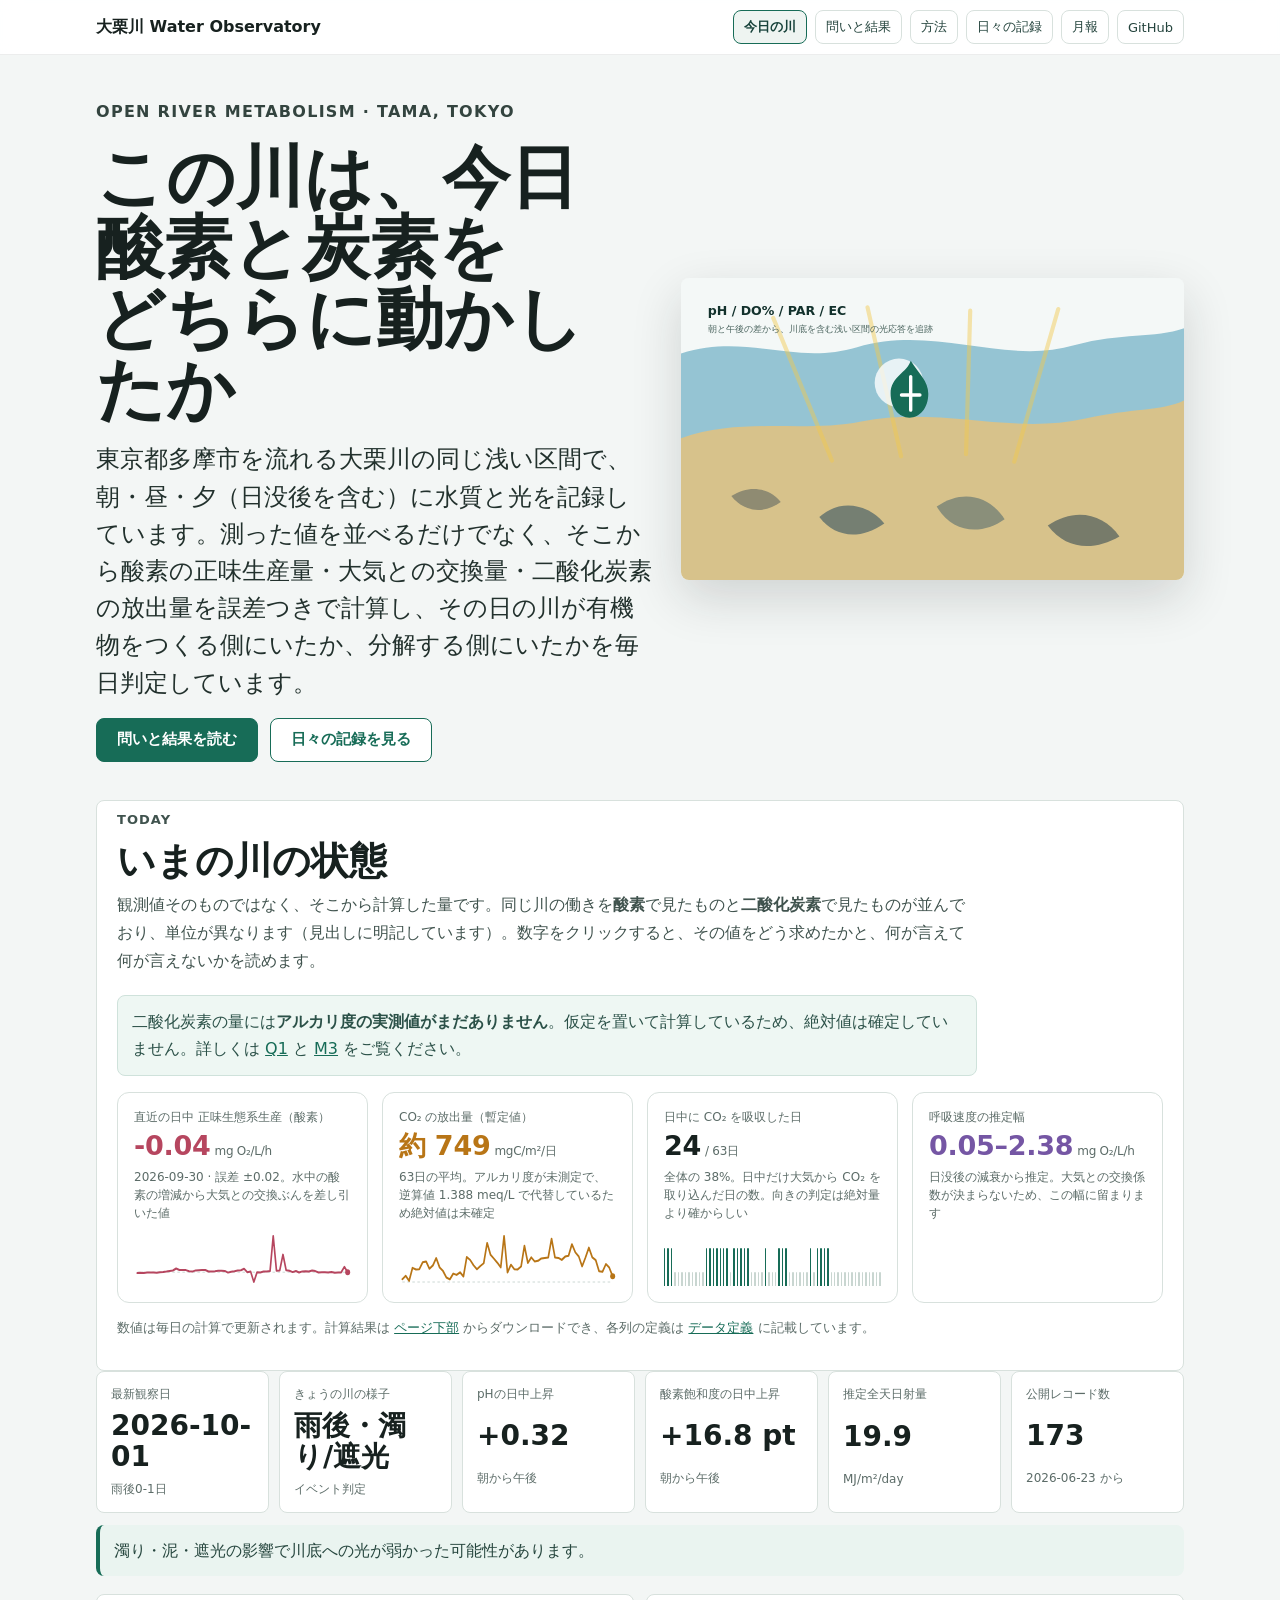
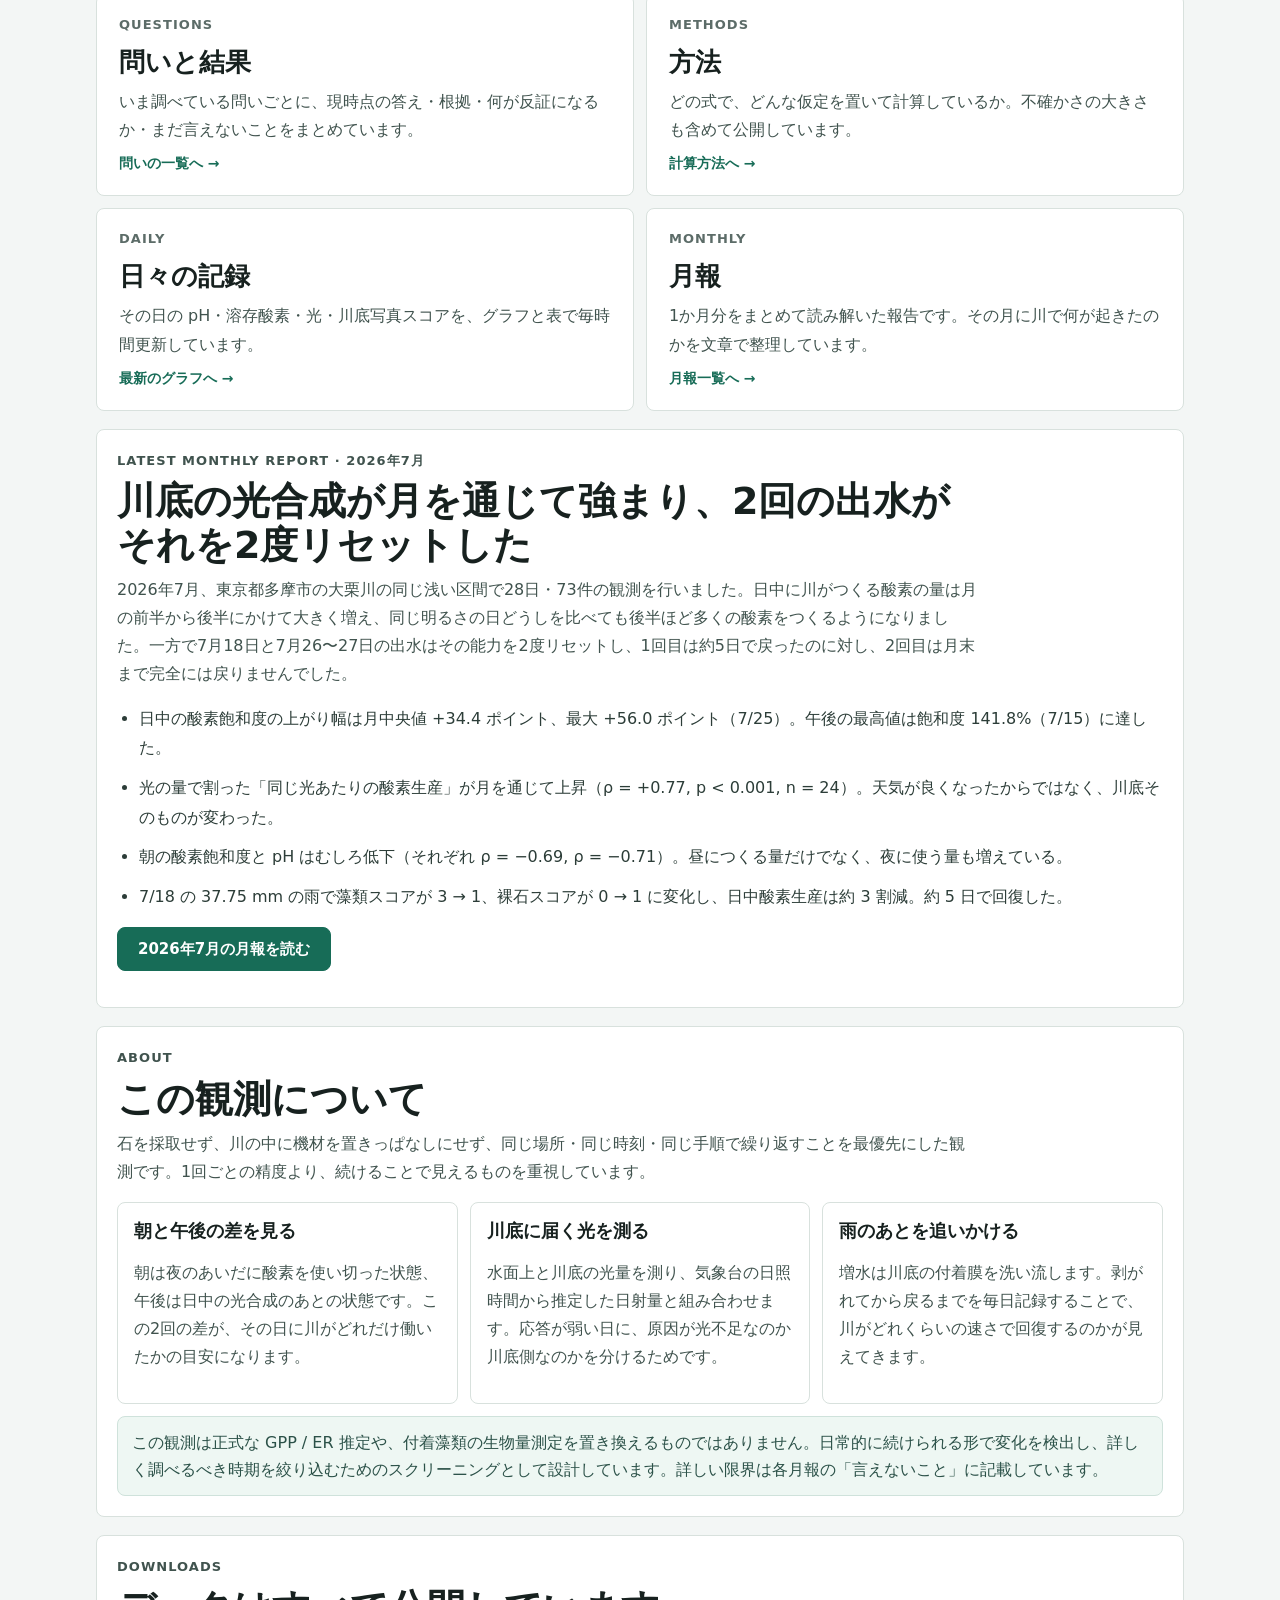
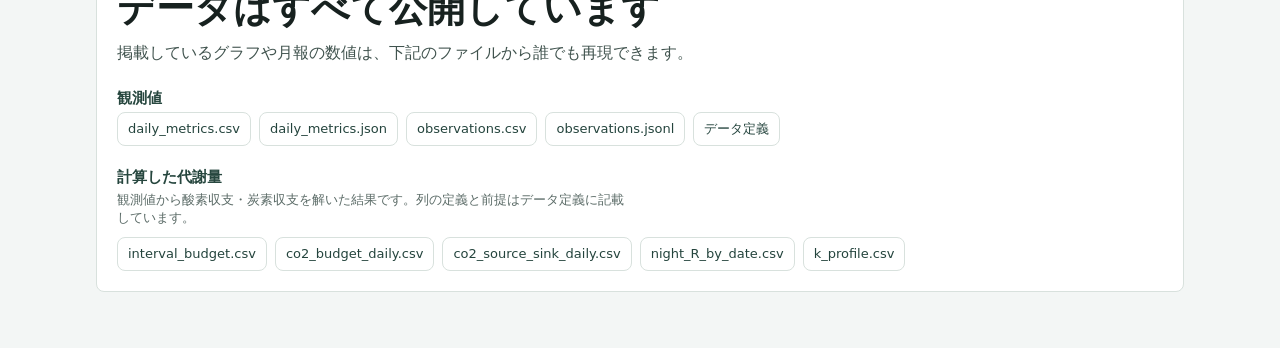
<file: index.html>
<!doctype html>
<html lang="ja">
<head>
  <meta charset="utf-8" />
  <meta name="viewport" content="width=device-width, initial-scale=1" />
  <title>大栗川 Water Observatory | 毎日の川の呼吸を記録する</title>
  <meta name="description" content="東京都多摩市の大栗川で、朝と午後の水質・光・川底写真を毎日記録している市民観測プロジェクトの公開ページです。" />
  <link rel="stylesheet" href="style.css" />
</head>
<body>
  <header class="site-header">
    <div class="site-header-inner">
      <a class="site-mark" href="index.html">大栗川 Water Observatory</a>
      <nav class="site-nav" aria-label="サイトナビゲーション">
        <span class="is-current" aria-current="page">今日の川</span>
        <a href="questions/index.html">問いと結果</a>
        <a href="methods/index.html">方法</a>
        <a href="daily.html">日々の記録</a>
        <a href="monthly/index.html">月報</a>
        <a href="https://github.com/hiroshi75/ohgurigawa-water-observatory">GitHub</a>
      </nav>
    </div>
  </header>

  <main class="app">
    <section class="hero home-hero">
      <div class="hero-copy">
        <p class="eyebrow">Open river metabolism · Tama, Tokyo</p>
        <h1>この川は、今日 酸素と炭素を<br />どちらに動かしたか</h1>
        <p class="lead">東京都多摩市を流れる大栗川の同じ浅い区間で、朝・昼・夕（日没後を含む）に水質と光を記録しています。測った値を並べるだけでなく、そこから酸素の正味生産量・大気との交換量・二酸化炭素の放出量を誤差つきで計算し、その日の川が有機物をつくる側にいたか、分解する側にいたかを毎日判定しています。</p>
        <div class="hero-actions">
          <a class="button-primary" href="questions/index.html">問いと結果を読む</a>
          <a class="button-secondary" href="daily.html">日々の記録を見る</a>
        </div>
      </div>
      <figure class="hero-media">
        <img src="assets/river-monitoring.svg" alt="浅い河川区間で光、水質、川底を観察する模式図" />
      </figure>
    </section>

    <section class="section metabolism-section" id="today" aria-label="今日の川">
      <div class="section-head">
        <p class="eyebrow">Today</p>
        <h2>いまの川の状態</h2>
        <p>観測値そのものではなく、そこから計算した量です。同じ川の働きを<strong>酸素</strong>で見たものと<strong>二酸化炭素</strong>で見たものが並んでおり、単位が異なります（見出しに明記しています）。数字をクリックすると、その値をどう求めたかと、何が言えて何が言えないかを読めます。</p>
        <div class="note-box">二酸化炭素の量には<strong>アルカリ度の実測値がまだありません</strong>。仮定を置いて計算しているため、絶対値は確定していません。詳しくは <a href="questions/q1-carbon-source.html">Q1</a> と <a href="methods/m3-alkalinity-pco2.html">M3</a> をご覧ください。</div>
      </div>
      <div class="metabolism-grid"><a class="metabolism-card" href="questions/q1-carbon-source.html"><span class="metabolism-label">直近の日中 正味生態系生産（酸素）</span><strong class="metabolism-value neg">-0.04<span class="metabolism-unit">mg O₂/L/h</span></strong><small class="metabolism-sub">2026-09-30 · 誤差 ±0.02。水中の酸素の増減から大気との交換ぶんを差し引いた値</small><svg class="metabolism-spark" viewBox="0 0 260 54" preserveAspectRatio="none" role="img" aria-hidden="true"><line x1="4" y1="40.2" x2="256" y2="40.2" stroke="#c8d5d0" stroke-dasharray="3 3" /><path d="M 4.0,41.1 L 7.9,40.8 L 11.8,41.0 L 15.6,40.5 L 19.5,40.5 L 23.4,40.5 L 27.3,40.7 L 31.1,40.3 L 35.0,40.0 L 38.9,39.5 L 42.8,38.9 L 46.6,38.5 L 50.5,36.5 L 54.4,38.0 L 58.3,37.9 L 62.2,38.1 L 66.0,39.2 L 69.9,39.6 L 73.8,38.4 L 77.7,38.2 L 81.5,38.0 L 85.4,38.0 L 89.3,39.5 L 93.2,39.4 L 97.0,39.2 L 100.9,38.7 L 104.8,38.8 L 108.7,38.9 L 112.6,40.6 L 116.4,39.7 L 120.3,39.2 L 124.2,38.6 L 128.1,38.2 L 131.9,36.7 L 135.8,40.2 L 139.7,39.5 L 143.6,50.0 L 147.4,40.3 L 151.3,40.4 L 155.2,39.6 L 159.1,39.6 L 163.0,39.1 L 166.8,4.0 L 170.7,38.7 L 174.6,38.5 L 178.5,22.6 L 182.3,38.2 L 186.2,38.7 L 190.1,40.1 L 194.0,39.0 L 197.8,40.5 L 201.7,39.4 L 205.6,39.2 L 209.5,39.5 L 213.4,38.5 L 217.2,39.1 L 221.1,40.5 L 225.0,40.3 L 228.9,40.3 L 232.7,40.5 L 236.6,40.0 L 240.5,40.8 L 244.4,40.4 L 248.2,40.4 L 252.1,34.8 L 256.0,40.3" fill="none" stroke="#b6465f" stroke-width="2" stroke-linejoin="round" stroke-linecap="round" /><circle cx="256.0" cy="40.3" r="3" fill="#b6465f" /></svg></a><a class="metabolism-card" href="questions/q1-carbon-source.html"><span class="metabolism-label">CO₂ の放出量（暫定値）</span><strong class="metabolism-value amber">約 749<span class="metabolism-unit">mgC/m²/日</span></strong><small class="metabolism-sub">63日の平均。アルカリ度が未測定で、逆算値 1.388 meq/L で代替しているため絶対値は未確定</small><svg class="metabolism-spark" viewBox="0 0 260 54" preserveAspectRatio="none" role="img" aria-hidden="true"><line x1="4" y1="50.0" x2="256" y2="50.0" stroke="#c8d5d0" stroke-dasharray="3 3" /><path d="M 4.0,47.2 L 8.1,43.8 L 12.1,48.9 L 16.2,35.9 L 20.3,37.5 L 24.3,37.2 L 28.4,30.3 L 32.5,29.4 L 36.5,36.7 L 40.6,33.4 L 44.6,26.1 L 48.7,35.5 L 52.8,39.1 L 56.8,45.5 L 60.9,47.4 L 65.0,41.6 L 69.0,42.9 L 73.1,40.3 L 77.2,44.5 L 81.2,25.0 L 85.3,28.0 L 89.4,33.4 L 93.4,37.3 L 97.5,34.0 L 101.5,31.2 L 105.6,10.9 L 109.7,22.8 L 113.7,26.6 L 117.8,30.7 L 121.9,35.4 L 125.9,4.0 L 130.0,40.5 L 134.1,32.7 L 138.1,37.2 L 142.2,37.4 L 146.3,34.5 L 150.3,13.7 L 154.4,31.0 L 158.5,25.4 L 162.5,29.4 L 166.6,28.8 L 170.6,26.4 L 174.7,25.9 L 178.8,25.5 L 182.8,6.8 L 186.9,25.5 L 191.0,25.9 L 195.0,27.9 L 199.1,24.6 L 203.2,23.7 L 207.2,12.2 L 211.3,20.4 L 215.4,24.5 L 219.4,34.4 L 223.5,25.4 L 227.5,15.6 L 231.6,25.4 L 235.7,28.2 L 239.7,39.2 L 243.8,39.8 L 247.9,32.1 L 251.9,35.6 L 256.0,44.3" fill="none" stroke="#b87516" stroke-width="2" stroke-linejoin="round" stroke-linecap="round" /><circle cx="256.0" cy="44.3" r="3" fill="#b87516" /></svg></a><a class="metabolism-card" href="questions/q1-carbon-source.html"><span class="metabolism-label">日中に CO₂ を吸収した日</span><strong class="metabolism-value ">24<span class="metabolism-unit">/ 63日</span></strong><small class="metabolism-sub">全体の 38%。日中だけ大気から CO₂ を取り込んだ日の数。向きの判定は絶対量より確からしい</small><div class="metabolism-bars" aria-hidden="true"><i class="is-sink"></i><i class="is-sink"></i><i class="is-sink"></i><i class=""></i><i class=""></i><i class=""></i><i class=""></i><i class=""></i><i class=""></i><i class=""></i><i class=""></i><i class=""></i><i class="is-sink"></i><i class="is-sink"></i><i class="is-sink"></i><i class="is-sink"></i><i class="is-sink"></i><i class="is-sink"></i><i class="is-sink"></i><i class=""></i><i class="is-sink"></i><i class="is-sink"></i><i class="is-sink"></i><i class="is-sink"></i><i class="is-sink"></i><i class=""></i><i class=""></i><i class=""></i><i class=""></i><i class="is-sink"></i><i class=""></i><i class=""></i><i class=""></i><i class="is-sink"></i><i class="is-sink"></i><i class="is-sink"></i><i class=""></i><i class=""></i><i class=""></i><i class=""></i><i class=""></i><i class=""></i><i class="is-sink"></i><i class=""></i><i class="is-sink"></i><i class="is-sink"></i><i class="is-sink"></i><i class="is-sink"></i><i class=""></i><i class=""></i><i class=""></i><i class=""></i><i class=""></i><i class=""></i><i class=""></i><i class=""></i><i class=""></i><i class=""></i><i class=""></i><i class=""></i><i class=""></i><i class=""></i><i class=""></i></div></a><a class="metabolism-card" href="questions/q2-reaeration.html"><span class="metabolism-label">呼吸速度の推定幅</span><strong class="metabolism-value violet">0.05–2.38<span class="metabolism-unit">mg O₂/L/h</span></strong><small class="metabolism-sub">日没後の減衰から推定。大気との交換係数が決まらないため、この幅に留まります</small></a></div>
      <p class="metabolism-note">数値は毎日の計算で更新されます。計算結果は <a href="#downloads">ページ下部</a> からダウンロードでき、各列の定義は <a href="data/data-dictionary.md">データ定義</a> に記載しています。</p>
    </section>

    <section class="latest-grid" id="latest-cards" aria-label="最新状態カード"></section>
    <p class="auto-comment" id="latest-comment"></p>

    <section class="section entry-section" aria-label="サイトの入口">
      <div class="entry-grid entry-grid-4">
        <a class="entry-card" href="questions/index.html">
          <span class="eyebrow">Questions</span>
          <h2>問いと結果</h2>
          <p>いま調べている問いごとに、現時点の答え・根拠・何が反証になるか・まだ言えないことをまとめています。</p>
          <span class="entry-cta">問いの一覧へ</span>
        </a>
        <a class="entry-card" href="methods/index.html">
          <span class="eyebrow">Methods</span>
          <h2>方法</h2>
          <p>どの式で、どんな仮定を置いて計算しているか。不確かさの大きさも含めて公開しています。</p>
          <span class="entry-cta">計算方法へ</span>
        </a>
        <a class="entry-card" href="daily.html">
          <span class="eyebrow">Daily</span>
          <h2>日々の記録</h2>
          <p>その日の pH・溶存酸素・光・川底写真スコアを、グラフと表で毎時間更新しています。</p>
          <span class="entry-cta">最新のグラフへ</span>
        </a>
        <a class="entry-card" href="monthly/index.html">
          <span class="eyebrow">Monthly</span>
          <h2>月報</h2>
          <p>1か月分をまとめて読み解いた報告です。その月に川で何が起きたのかを文章で整理しています。</p>
          <span class="entry-cta">月報一覧へ</span>
        </a>
      </div>
    </section>

    <section class="section" id="latest-report">
      <div class="section-head">
        <p class="eyebrow">Latest monthly report · 2026年7月</p>
        <h2>川底の光合成が月を通じて強まり、2回の出水がそれを2度リセットした</h2>
        <p>2026年7月、東京都多摩市の大栗川の同じ浅い区間で28日・73件の観測を行いました。日中に川がつくる酸素の量は月の前半から後半にかけて大きく増え、同じ明るさの日どうしを比べても後半ほど多くの酸素をつくるようになりました。一方で7月18日と7月26〜27日の出水はその能力を2度リセットし、1回目は約5日で戻ったのに対し、2回目は月末まで完全には戻りませんでした。</p>
      </div>
      <ul class="highlight-list"><li>日中の酸素飽和度の上がり幅は月中央値 +34.4 ポイント、最大 +56.0 ポイント（7/25）。午後の最高値は飽和度 141.8%（7/15）に達した。</li><li>光の量で割った「同じ光あたりの酸素生産」が月を通じて上昇（ρ = +0.77, p &lt; 0.001, n = 24）。天気が良くなったからではなく、川底そのものが変わった。</li><li>朝の酸素飽和度と pH はむしろ低下（それぞれ ρ = −0.69, ρ = −0.71）。昼につくる量だけでなく、夜に使う量も増えている。</li><li>7/18 の 37.75 mm の雨で藻類スコアが 3 → 1、裸石スコアが 0 → 1 に変化し、日中酸素生産は約 3 割減。約 5 日で回復した。</li></ul>
      <p><a class="button-primary" href="monthly/2026-07.html">2026年7月の月報を読む</a></p>
    </section>

    <section class="section" id="about">
      <div class="section-head">
        <p class="eyebrow">About</p>
        <h2>この観測について</h2>
        <p>石を採取せず、川の中に機材を置きっぱなしにせず、同じ場所・同じ時刻・同じ手順で繰り返すことを最優先にした観測です。1回ごとの精度より、続けることで見えるものを重視しています。</p>
      </div>
      <div class="explain-grid">
        <article>
          <h3>朝と午後の差を見る</h3>
          <p>朝は夜のあいだに酸素を使い切った状態、午後は日中の光合成のあとの状態です。この2回の差が、その日に川がどれだけ働いたかの目安になります。</p>
        </article>
        <article>
          <h3>川底に届く光を測る</h3>
          <p>水面上と川底の光量を測り、気象台の日照時間から推定した日射量と組み合わせます。応答が弱い日に、原因が光不足なのか川底側なのかを分けるためです。</p>
        </article>
        <article>
          <h3>雨のあとを追いかける</h3>
          <p>増水は川底の付着膜を洗い流します。剥がれてから戻るまでを毎日記録することで、川がどれくらいの速さで回復するのかが見えてきます。</p>
        </article>
      </div>
      <div class="note-box">この観測は正式な GPP / ER 推定や、付着藻類の生物量測定を置き換えるものではありません。日常的に続けられる形で変化を検出し、詳しく調べるべき時期を絞り込むためのスクリーニングとして設計しています。詳しい限界は各月報の「言えないこと」に記載しています。</div>
    </section>

    <section class="section downloads" id="downloads">
      <div class="section-head">
        <p class="eyebrow">Downloads</p>
        <h2>データはすべて公開しています</h2>
        <p>掲載しているグラフや月報の数値は、下記のファイルから誰でも再現できます。</p>
      </div>
      <h3 class="download-group-title">観測値</h3>
      <div class="download-links">
        <a href="data/daily_metrics.csv">daily_metrics.csv</a>
        <a href="data/daily_metrics.json">daily_metrics.json</a>
        <a href="data/observations.csv">observations.csv</a>
        <a href="data/observations.jsonl">observations.jsonl</a>
        <a href="data/data-dictionary.md">データ定義</a>
      </div>
      <h3 class="download-group-title">計算した代謝量</h3>
      <p class="download-group-note">観測値から酸素収支・炭素収支を解いた結果です。列の定義と前提はデータ定義に記載しています。</p>
      <div class="download-links">
        <a href="data/derived/interval_budget.csv">interval_budget.csv</a>
        <a href="data/derived/co2_budget_daily.csv">co2_budget_daily.csv</a>
        <a href="data/derived/co2_source_sink_daily.csv">co2_source_sink_daily.csv</a>
        <a href="data/derived/night_R_by_date.csv">night_R_by_date.csv</a>
        <a href="data/derived/k_profile.csv">k_profile.csv</a>
      </div>
    </section>
  </main>
  <script src="home.js"></script>
</body>
</html>
</file>
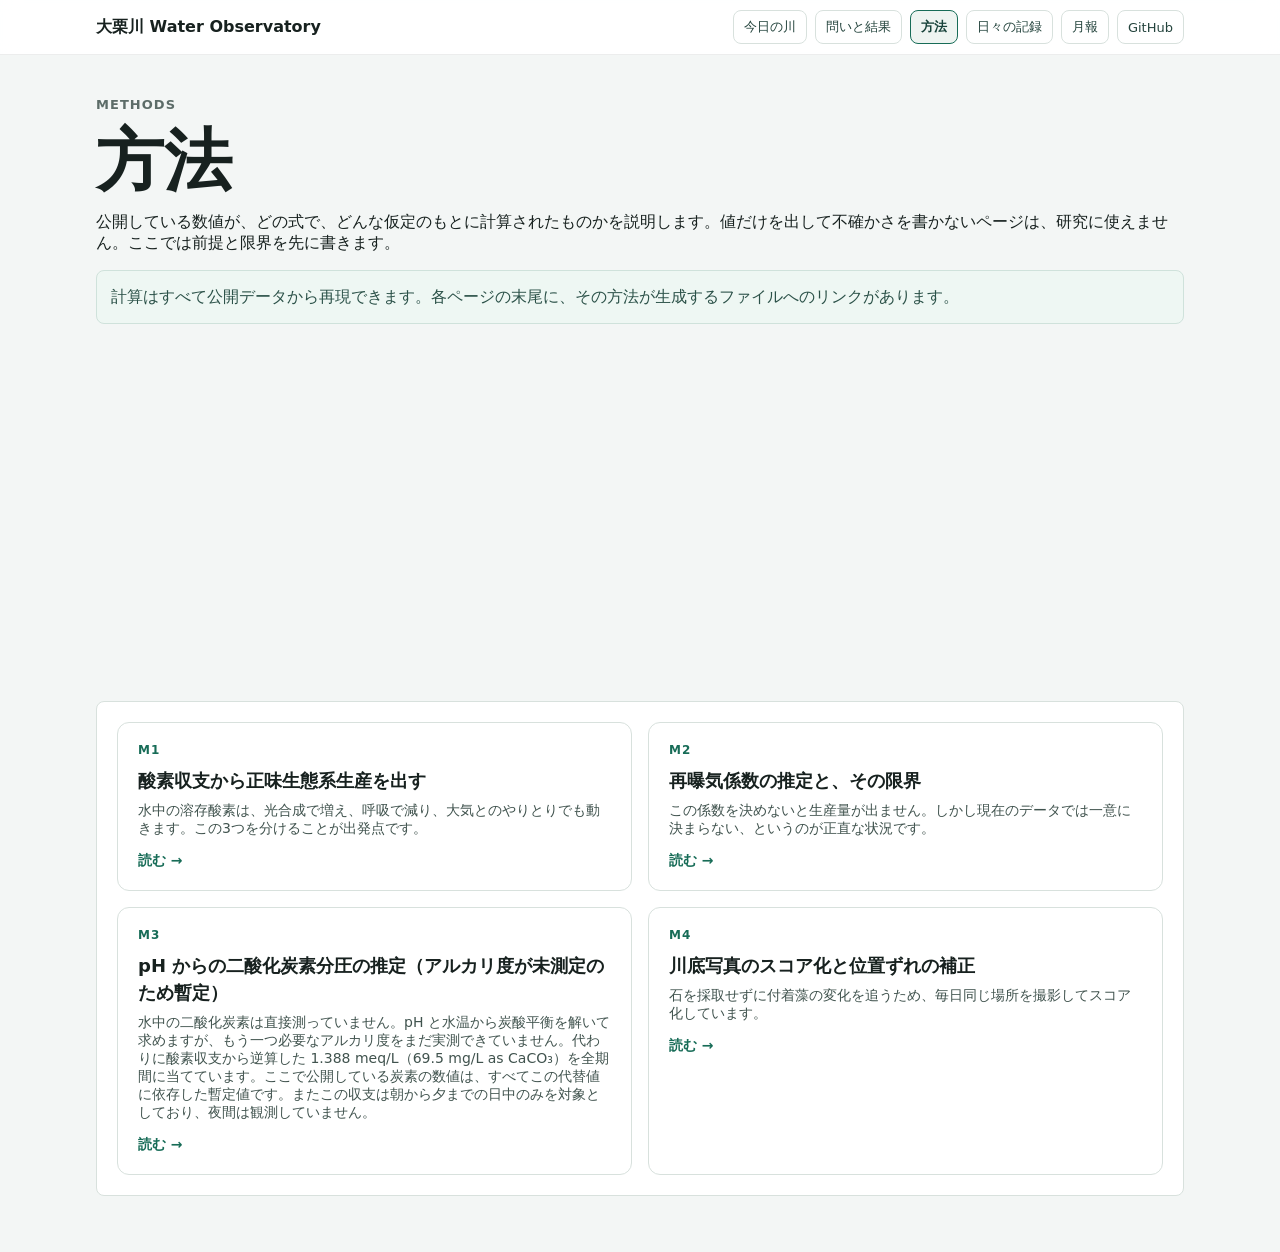
<file: methods/index.html>
<!doctype html>
<html lang="ja">
<head>
  <meta charset="utf-8" />
  <meta name="viewport" content="width=device-width, initial-scale=1" />
  <title>方法 | 大栗川 Water Observatory</title>
  <meta name="description" content="大栗川の観測で用いている計算方法、仮定、不確かさの説明です。" />
  <link rel="stylesheet" href="../style.css" />
</head>
<body>
  <header class="site-header">
    <div class="site-header-inner">
      <a class="site-mark" href="../index.html">大栗川 Water Observatory</a>
      <nav class="site-nav" aria-label="サイトナビゲーション">
        <a href="../index.html">今日の川</a>
        <a href="../questions/index.html">問いと結果</a>
        <span class="is-current" aria-current="page">方法</span>
        <a href="../daily.html">日々の記録</a>
        <a href="../monthly/index.html">月報</a>
        <a href="https://github.com/hiroshi75/ohgurigawa-water-observatory">GitHub</a>
      </nav>
    </div>
  </header>
  <main class="app">
    <section class="hero page-hero">
      <p class="eyebrow">Methods</p>
      <h1>方法</h1>
      <p class="lead">公開している数値が、どの式で、どんな仮定のもとに計算されたものかを説明します。値だけを出して不確かさを書かないページは、研究に使えません。ここでは前提と限界を先に書きます。</p>
      <div class="note-box">計算はすべて公開データから再現できます。各ページの末尾に、その方法が生成するファイルへのリンクがあります。</div>
    </section>
    <section class="section">
      <div class="question-list">
        <a class="question-card" href="m1-oxygen-budget.html"><div class="question-card-head"><span class="question-number">M1</span></div><h2>酸素収支から正味生態系生産を出す</h2><p>水中の溶存酸素は、光合成で増え、呼吸で減り、大気とのやりとりでも動きます。この3つを分けることが出発点です。</p><span class="entry-cta">読む</span></a><a class="question-card" href="m2-reaeration-k.html"><div class="question-card-head"><span class="question-number">M2</span></div><h2>再曝気係数の推定と、その限界</h2><p>この係数を決めないと生産量が出ません。しかし現在のデータでは一意に決まらない、というのが正直な状況です。</p><span class="entry-cta">読む</span></a><a class="question-card" href="m3-alkalinity-pco2.html"><div class="question-card-head"><span class="question-number">M3</span></div><h2>pH からの二酸化炭素分圧の推定（アルカリ度が未測定のため暫定）</h2><p>水中の二酸化炭素は直接測っていません。pH と水温から炭酸平衡を解いて求めますが、もう一つ必要なアルカリ度をまだ実測できていません。代わりに酸素収支から逆算した 1.388 meq/L（69.5 mg/L as CaCO₃）を全期間に当てています。ここで公開している炭素の数値は、すべてこの代替値に依存した暫定値です。またこの収支は朝から夕までの日中のみを対象としており、夜間は観測していません。</p><span class="entry-cta">読む</span></a><a class="question-card" href="m4-photo-score.html"><div class="question-card-head"><span class="question-number">M4</span></div><h2>川底写真のスコア化と位置ずれの補正</h2><p>石を採取せずに付着藻の変化を追うため、毎日同じ場所を撮影してスコア化しています。</p><span class="entry-cta">読む</span></a>
      </div>
    </section>
  </main>
</body>
</html>
</file>
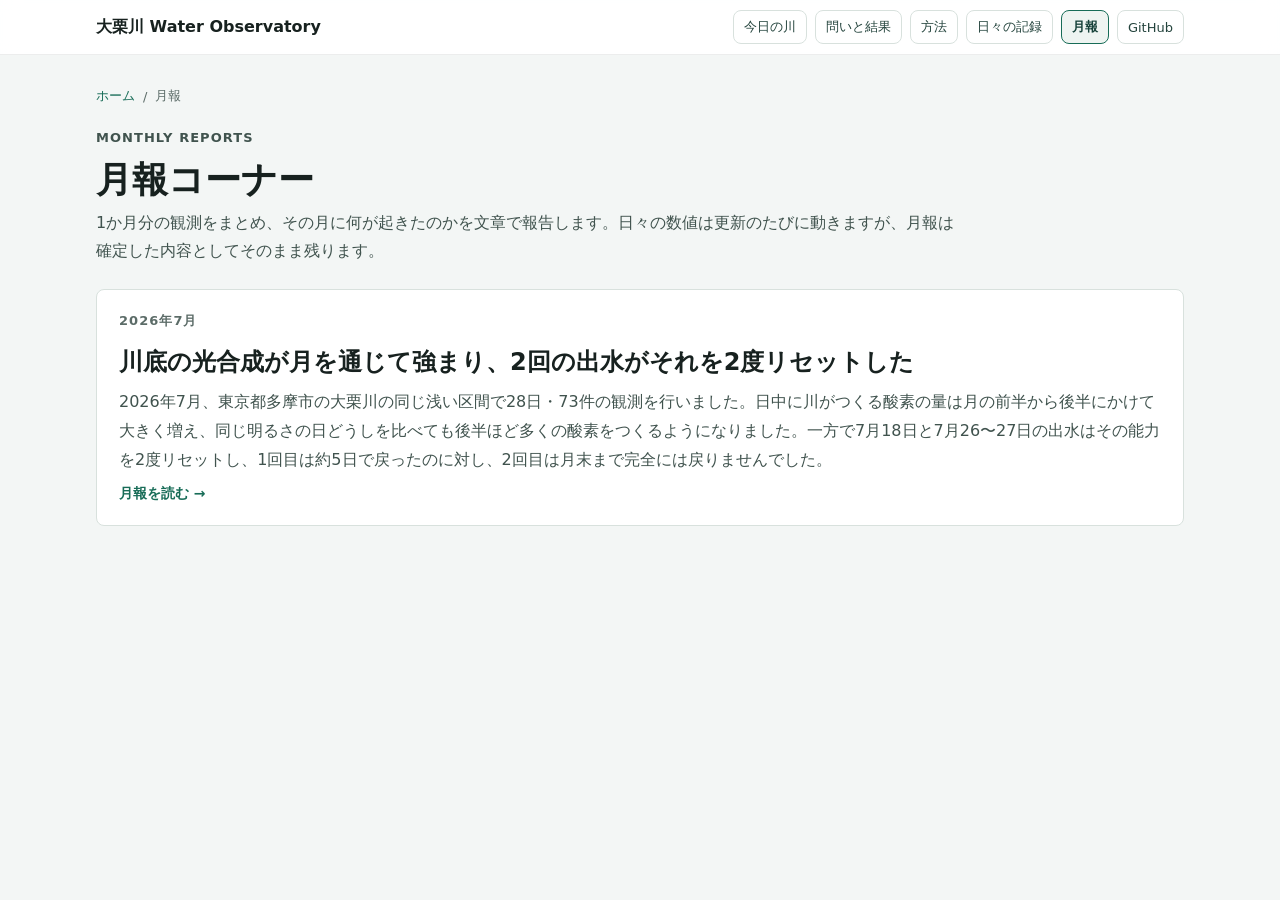
<file: monthly/index.html>
<!doctype html>
<html lang="ja">
<head>
  <meta charset="utf-8" />
  <meta name="viewport" content="width=device-width, initial-scale=1" />
  <title>月報コーナー | 大栗川 Water Observatory</title>
  <link rel="stylesheet" href="../style.css" />
</head>
<body>
  <header class="site-header">
    <div class="site-header-inner">
      <a class="site-mark" href="../index.html">大栗川 Water Observatory</a>
      <nav class="site-nav" aria-label="サイトナビゲーション">
        <a href="../index.html">今日の川</a>
        <a href="../questions/index.html">問いと結果</a>
        <a href="../methods/index.html">方法</a>
        <a href="../daily.html">日々の記録</a>
        <span class="is-current" aria-current="page">月報</span>
        <a href="https://github.com/hiroshi75/ohgurigawa-water-observatory">GitHub</a>
      </nav>
    </div>
  </header>

  <main class="app">
    <nav class="breadcrumb" aria-label="パンくずリスト">
      <a href="../index.html">ホーム</a> <span>/</span> <span>月報</span>
    </nav>

    <section class="section-head page-head">
      <p class="eyebrow">Monthly reports</p>
      <h1>月報コーナー</h1>
      <p>1か月分の観測をまとめ、その月に何が起きたのかを文章で報告します。日々の数値は更新のたびに動きますが、月報は確定した内容としてそのまま残ります。</p>
    </section>

    <div class="report-list">
      <a class="report-card" href="2026-07.html"><span class="eyebrow">2026年7月</span><strong>川底の光合成が月を通じて強まり、2回の出水がそれを2度リセットした</strong><p>2026年7月、東京都多摩市の大栗川の同じ浅い区間で28日・73件の観測を行いました。日中に川がつくる酸素の量は月の前半から後半にかけて大きく増え、同じ明るさの日どうしを比べても後半ほど多くの酸素をつくるようになりました。一方で7月18日と7月26〜27日の出水はその能力を2度リセットし、1回目は約5日で戻ったのに対し、2回目は月末まで完全には戻りませんでした。</p><span class="report-card-cta">月報を読む</span></a>
    </div>
  </main>
</body>
</html>
</file>
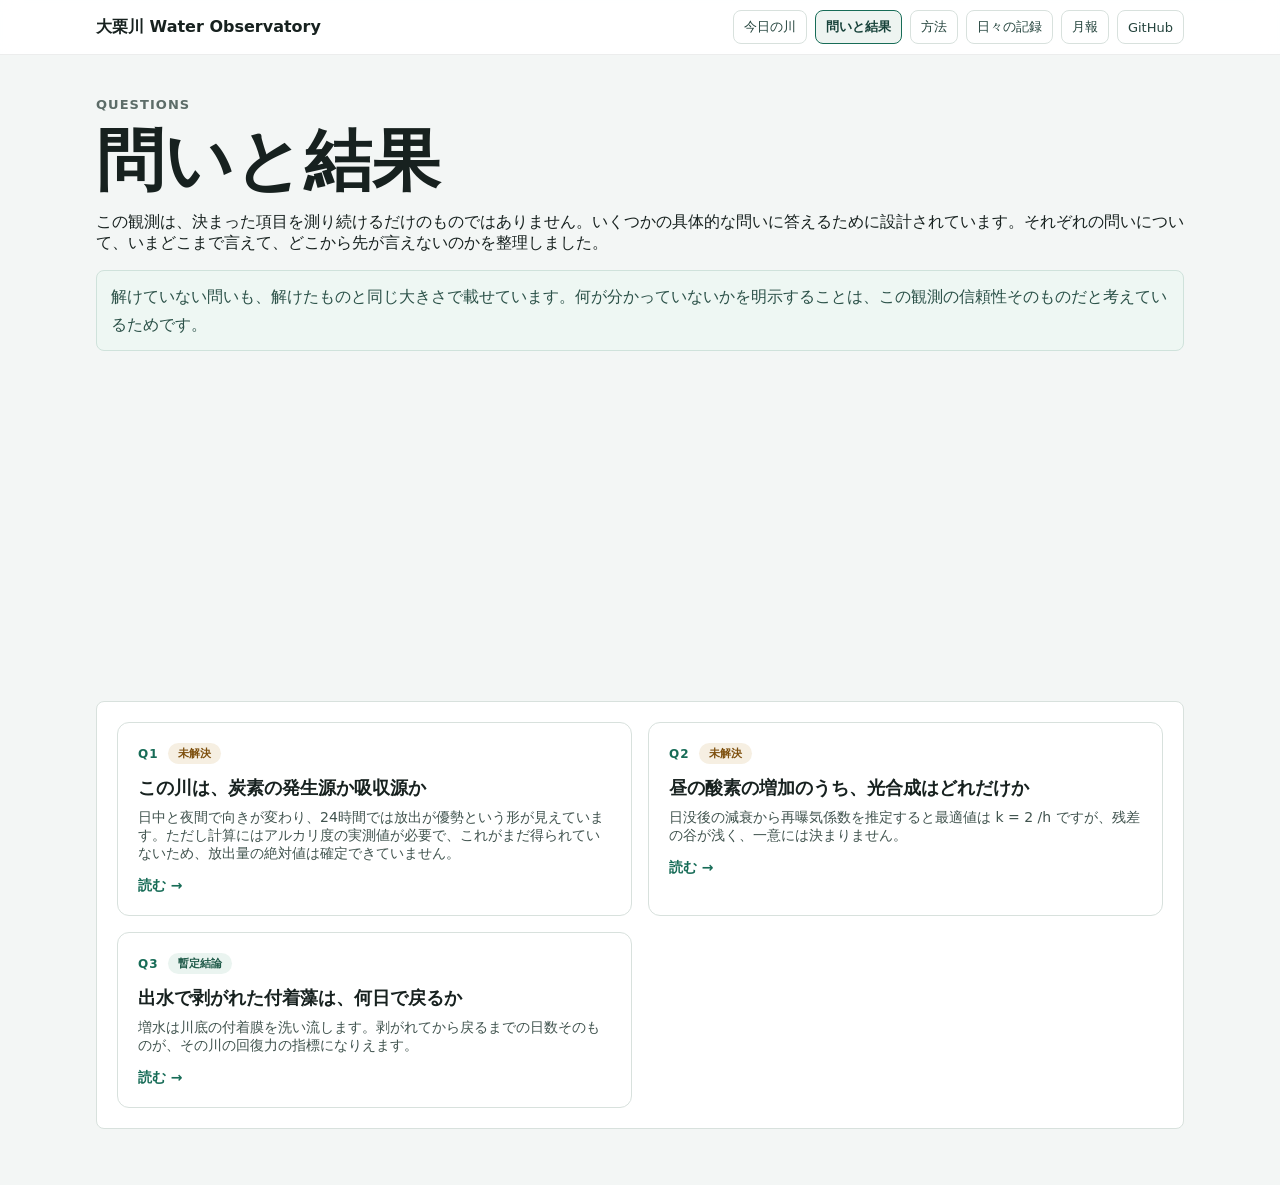
<file: questions/index.html>
<!doctype html>
<html lang="ja">
<head>
  <meta charset="utf-8" />
  <meta name="viewport" content="width=device-width, initial-scale=1" />
  <title>問いと結果 | 大栗川 Water Observatory</title>
  <meta name="description" content="大栗川で調べている問いごとに、現時点の答え・根拠・反証条件・まだ言えないことをまとめています。" />
  <link rel="stylesheet" href="../style.css" />
</head>
<body>
  <header class="site-header">
    <div class="site-header-inner">
      <a class="site-mark" href="../index.html">大栗川 Water Observatory</a>
      <nav class="site-nav" aria-label="サイトナビゲーション">
        <a href="../index.html">今日の川</a>
        <span class="is-current" aria-current="page">問いと結果</span>
        <a href="../methods/index.html">方法</a>
        <a href="../daily.html">日々の記録</a>
        <a href="../monthly/index.html">月報</a>
        <a href="https://github.com/hiroshi75/ohgurigawa-water-observatory">GitHub</a>
      </nav>
    </div>
  </header>
  <main class="app">
    <section class="hero page-hero">
      <p class="eyebrow">Questions</p>
      <h1>問いと結果</h1>
      <p class="lead">この観測は、決まった項目を測り続けるだけのものではありません。いくつかの具体的な問いに答えるために設計されています。それぞれの問いについて、いまどこまで言えて、どこから先が言えないのかを整理しました。</p>
      <div class="note-box">解けていない問いも、解けたものと同じ大きさで載せています。何が分かっていないかを明示することは、この観測の信頼性そのものだと考えているためです。</div>
    </section>
    <section class="section">
      <div class="question-list">
        <a class="question-card" href="q1-carbon-source.html"><div class="question-card-head"><span class="question-number">Q1</span><span class="status-badge is-open">未解決</span></div><h2>この川は、炭素の発生源か吸収源か</h2><p>日中と夜間で向きが変わり、24時間では放出が優勢という形が見えています。ただし計算にはアルカリ度の実測値が必要で、これがまだ得られていないため、放出量の絶対値は確定できていません。</p><span class="entry-cta">読む</span></a><a class="question-card" href="q2-reaeration.html"><div class="question-card-head"><span class="question-number">Q2</span><span class="status-badge is-open">未解決</span></div><h2>昼の酸素の増加のうち、光合成はどれだけか</h2><p>日没後の減衰から再曝気係数を推定すると最適値は k = 2 /h ですが、残差の谷が浅く、一意には決まりません。</p><span class="entry-cta">読む</span></a><a class="question-card" href="q3-biofilm-recovery.html"><div class="question-card-head"><span class="question-number">Q3</span><span class="status-badge is-provisional">暫定結論</span></div><h2>出水で剥がれた付着藻は、何日で戻るか</h2><p>増水は川底の付着膜を洗い流します。剥がれてから戻るまでの日数そのものが、その川の回復力の指標になりえます。</p><span class="entry-cta">読む</span></a>
      </div>
    </section>
  </main>
</body>
</html>
</file>
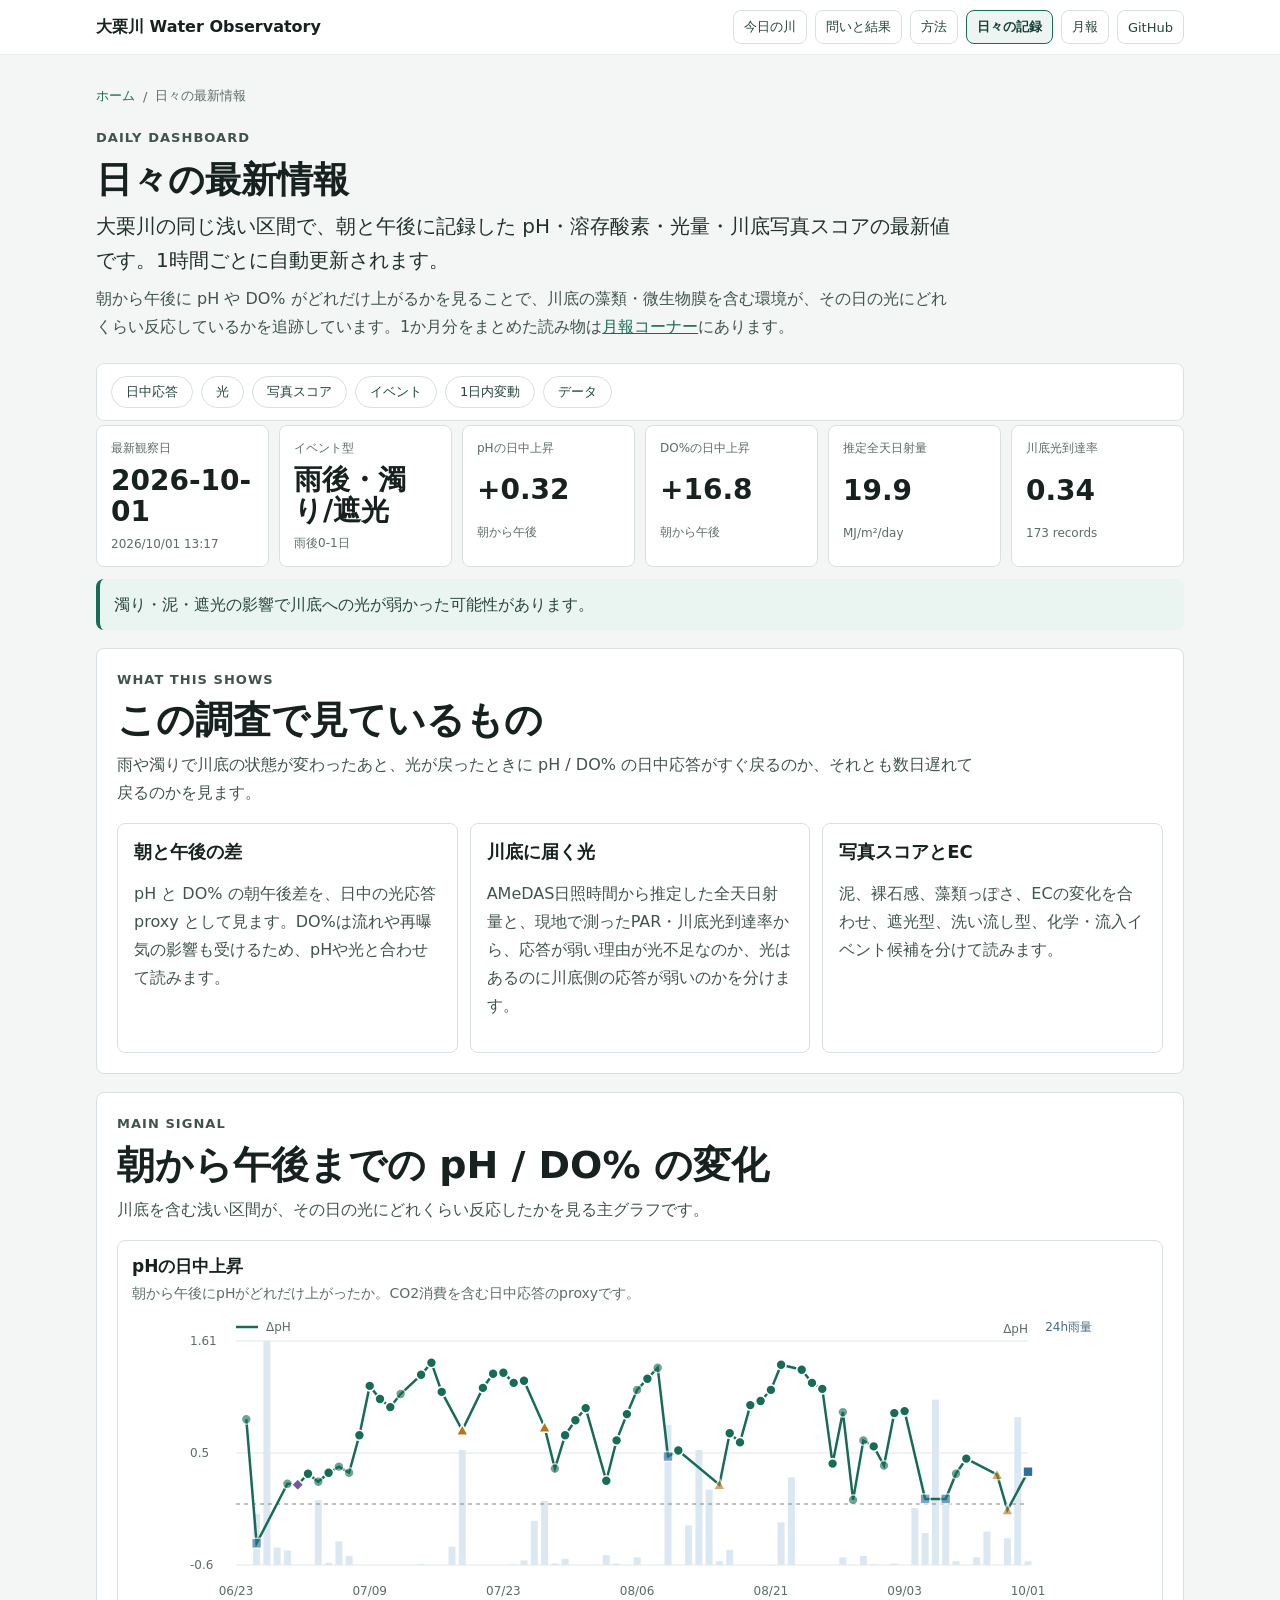
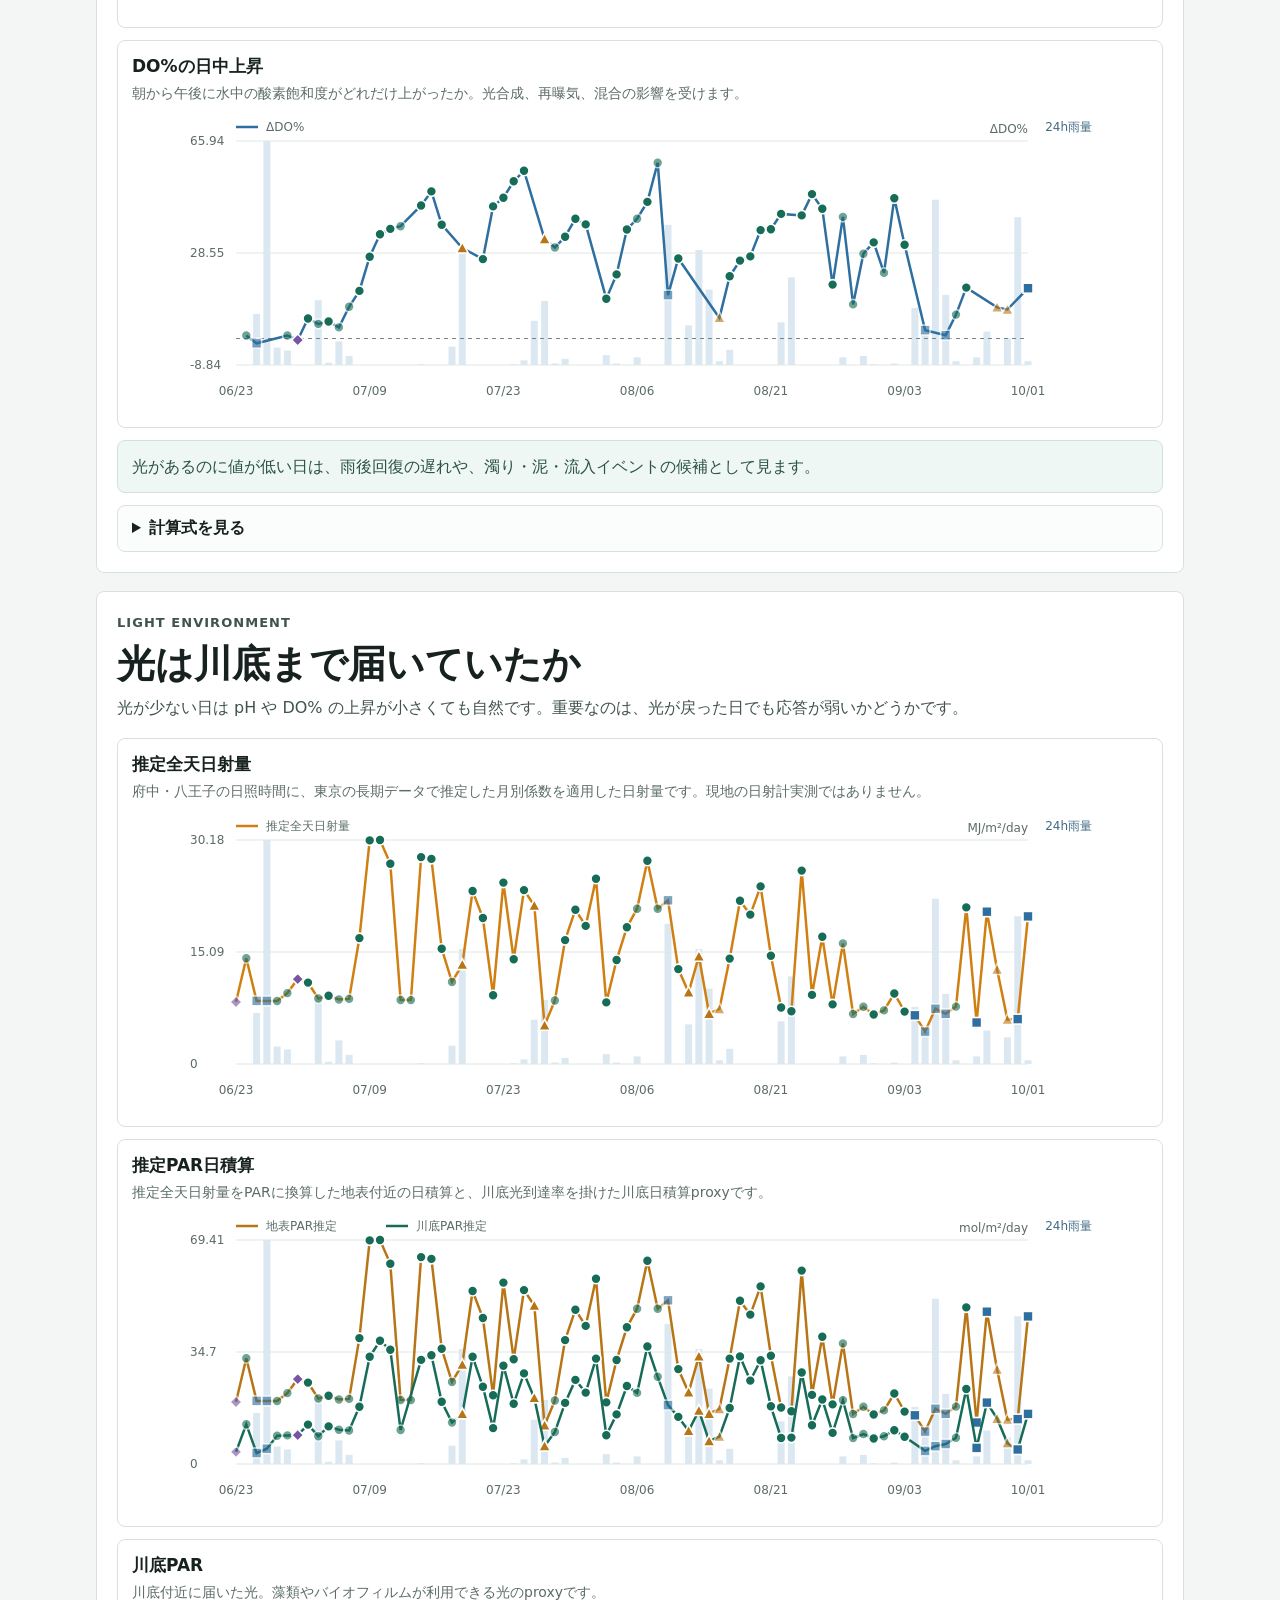
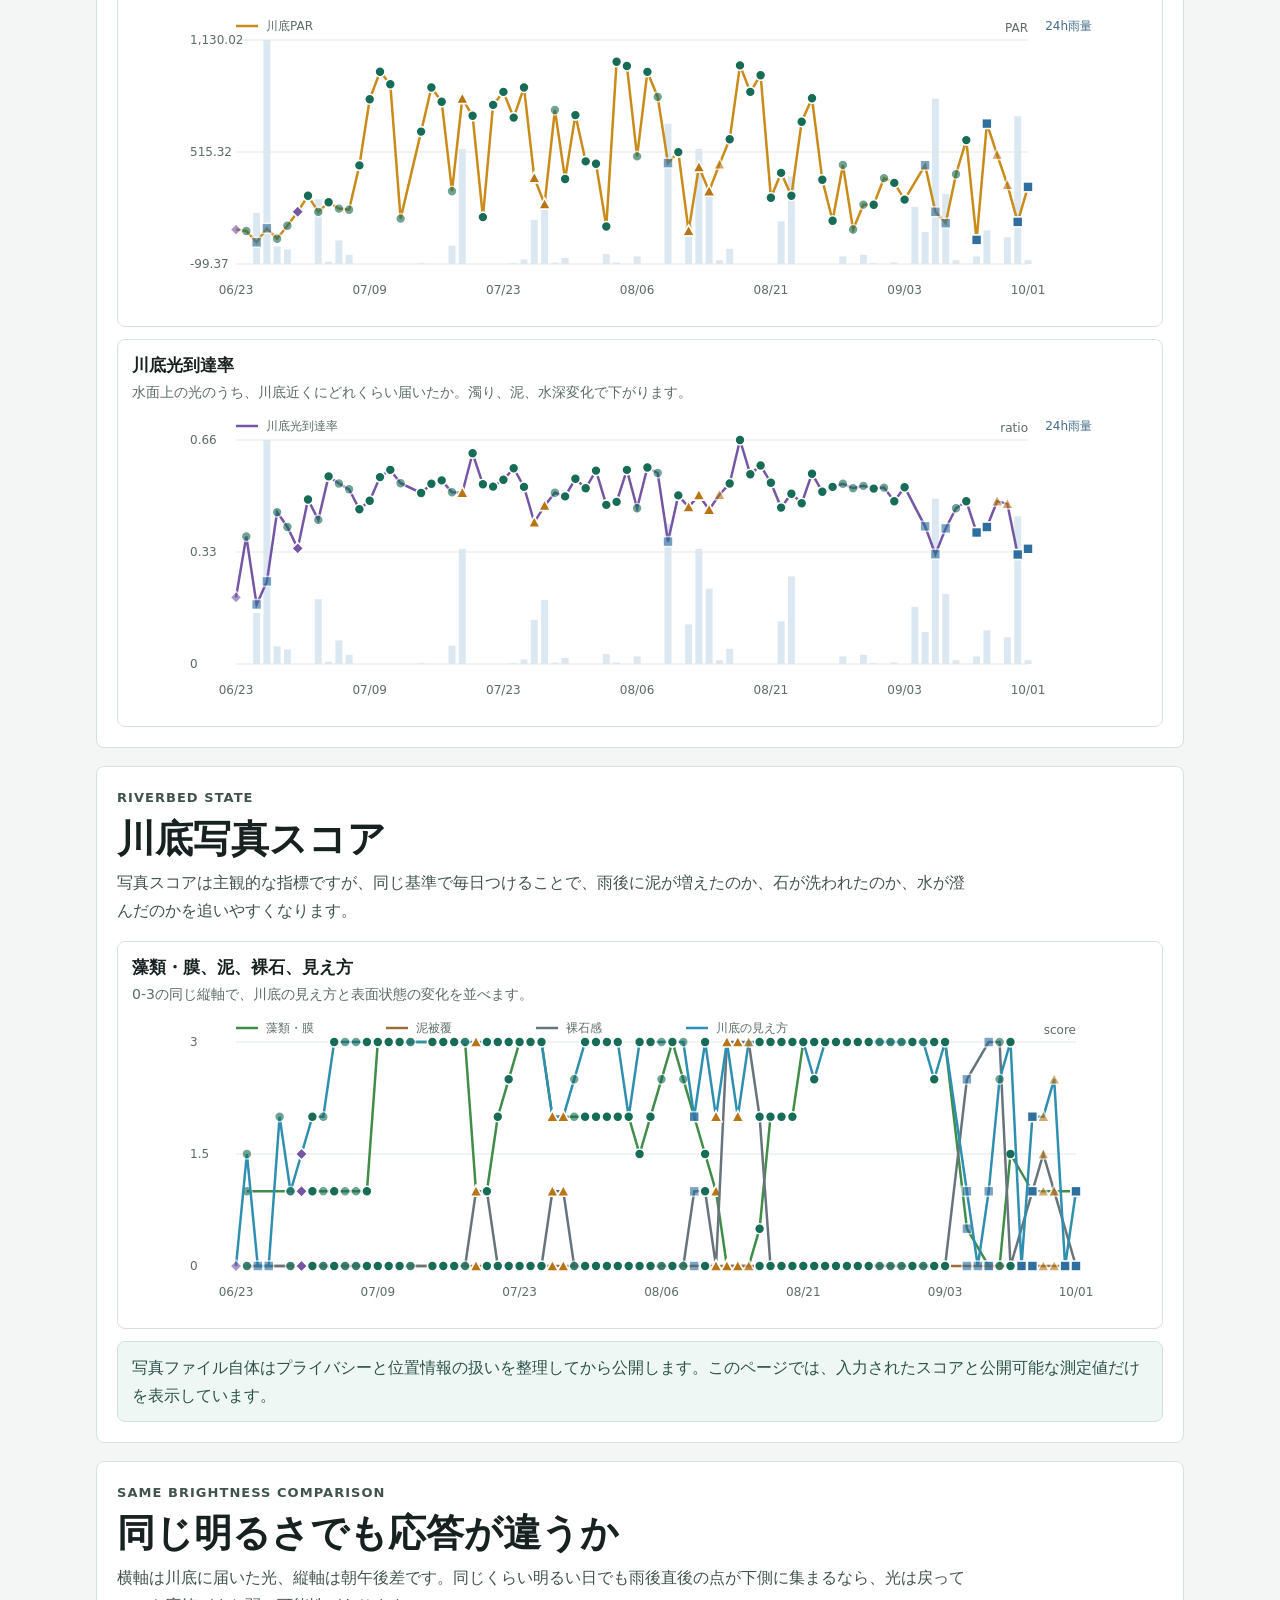
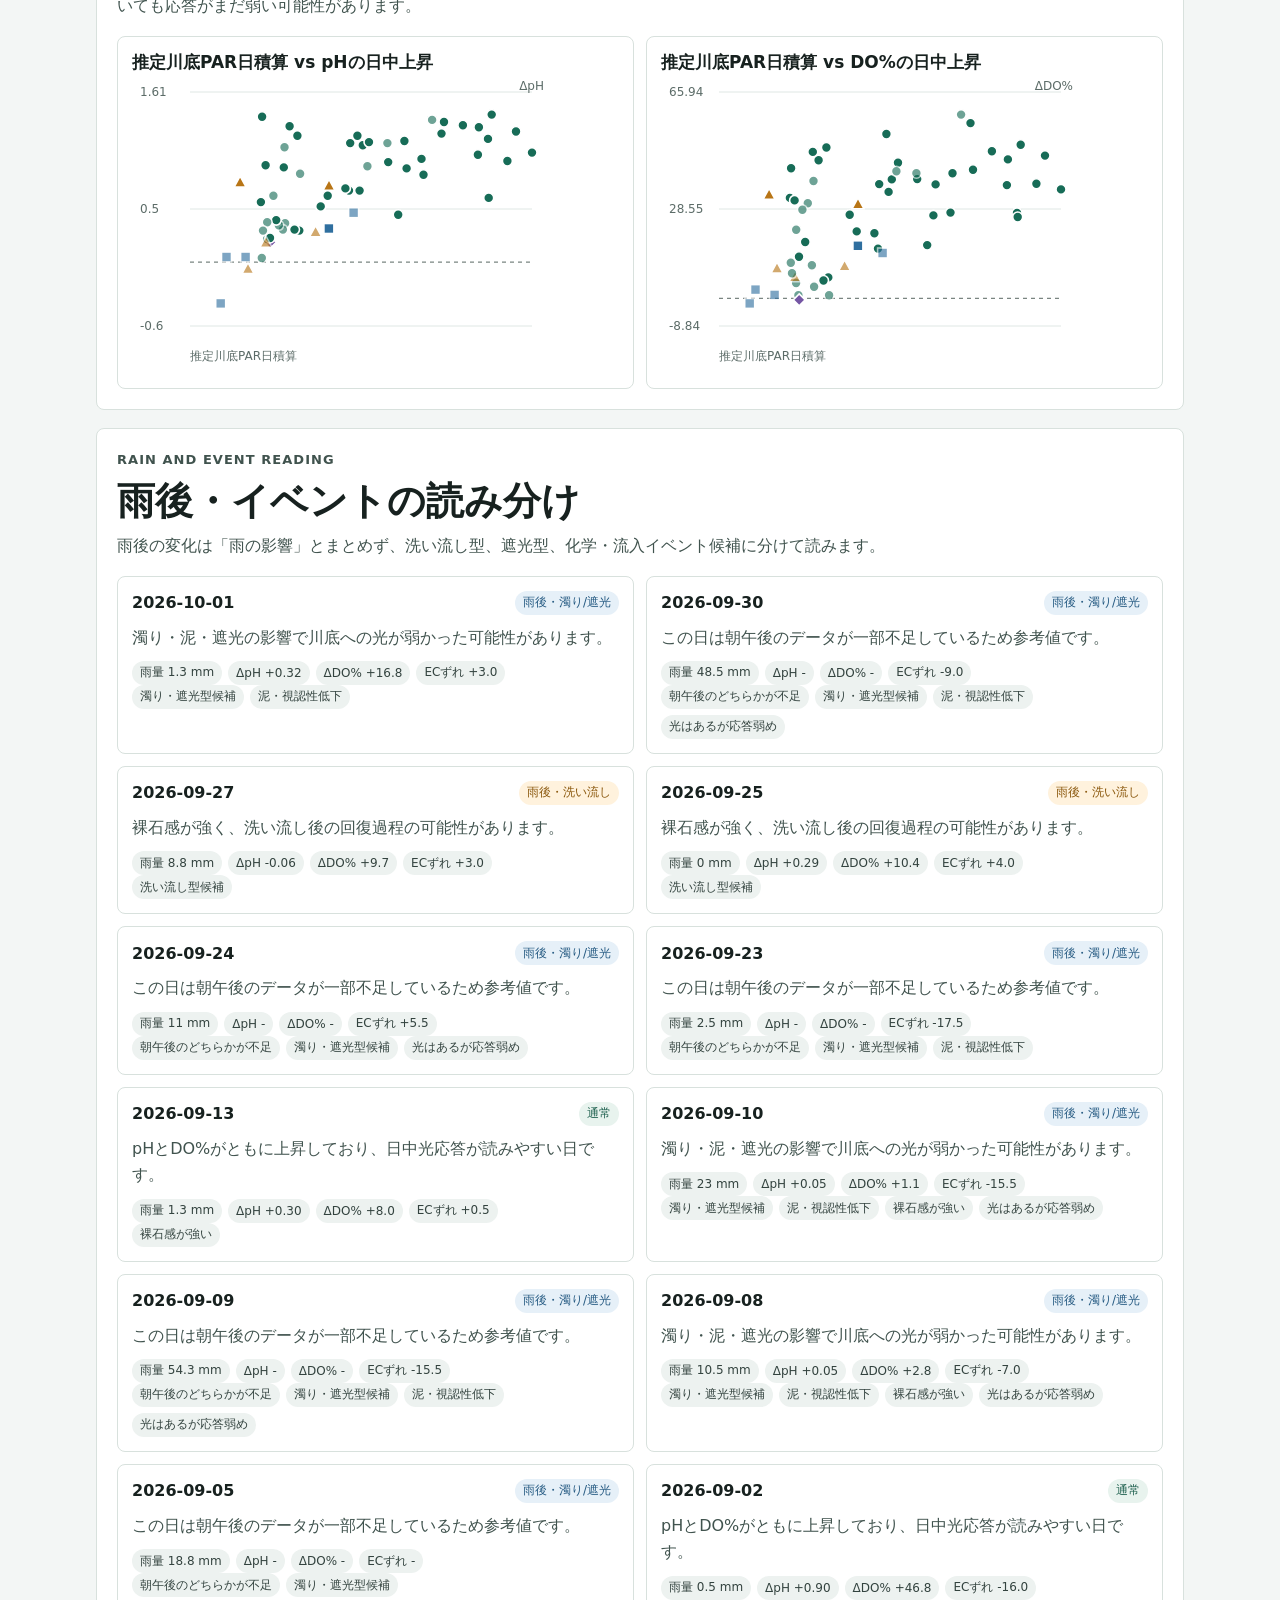
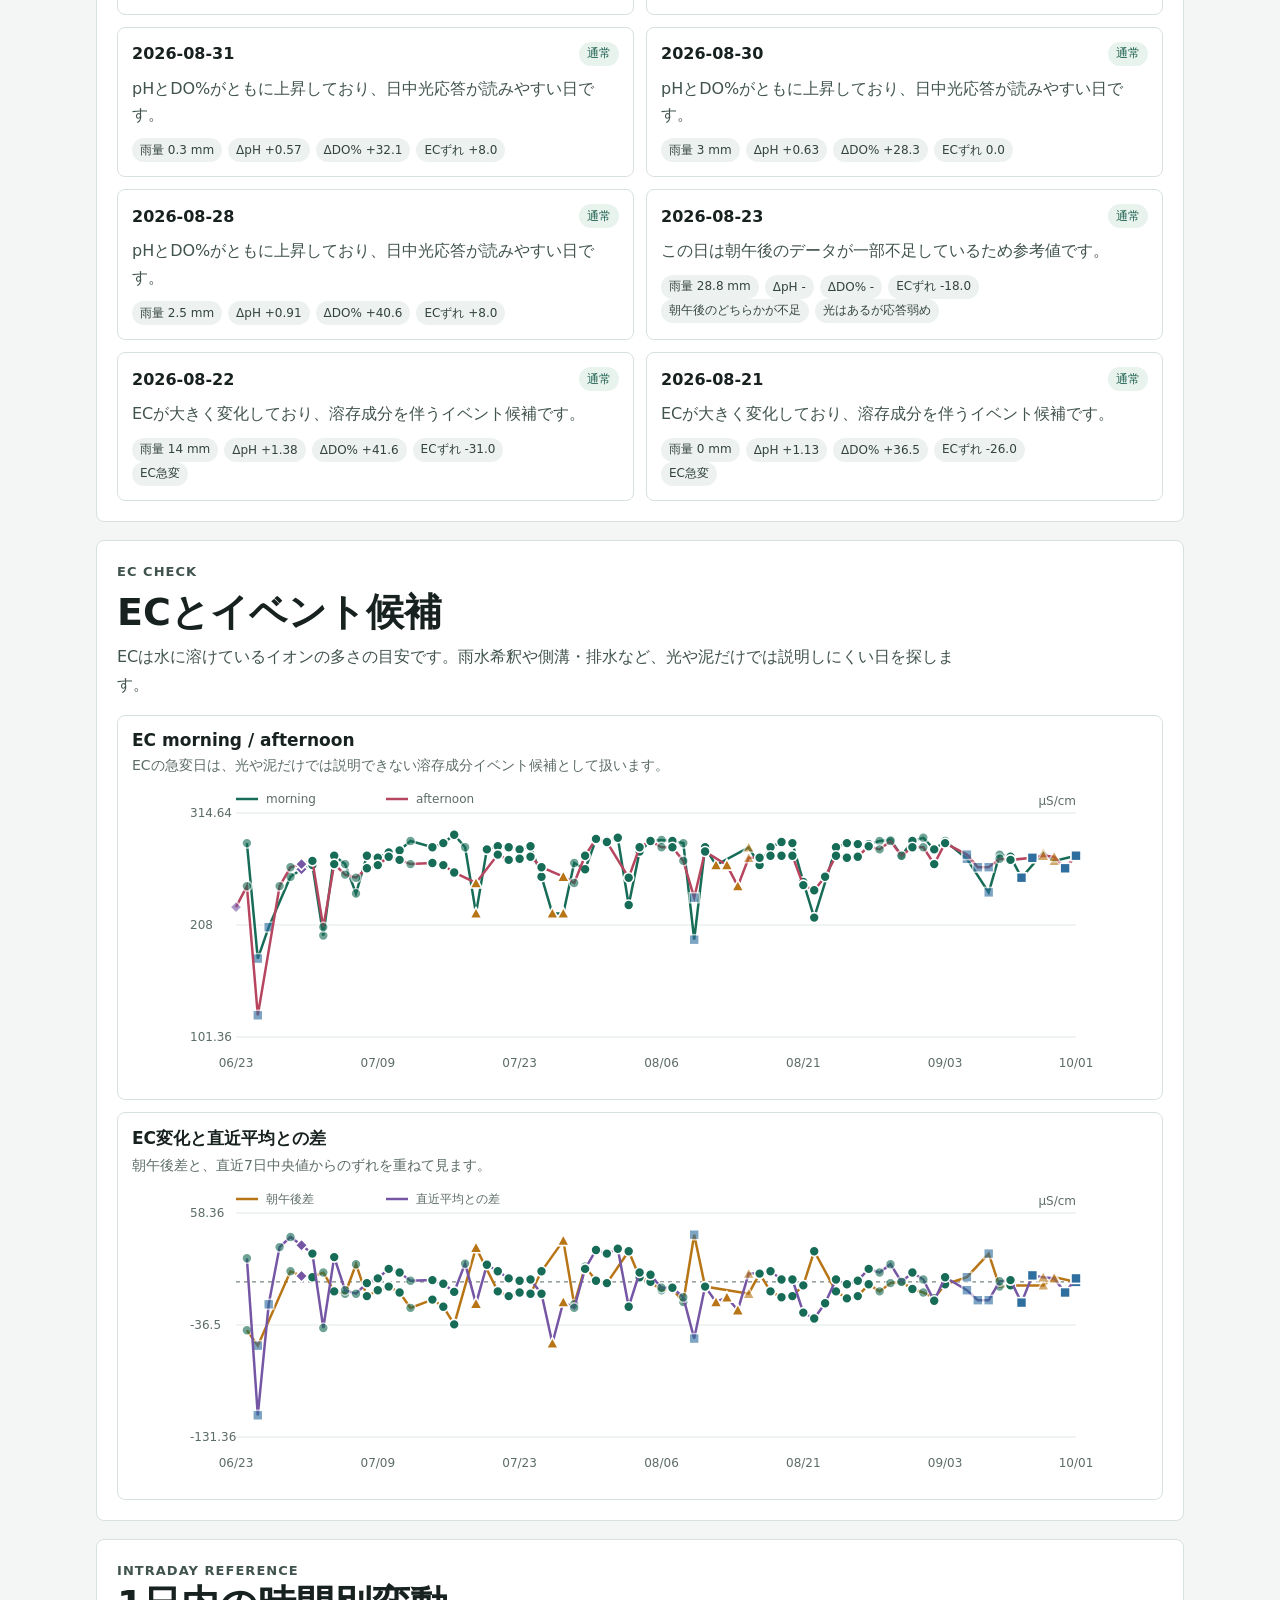
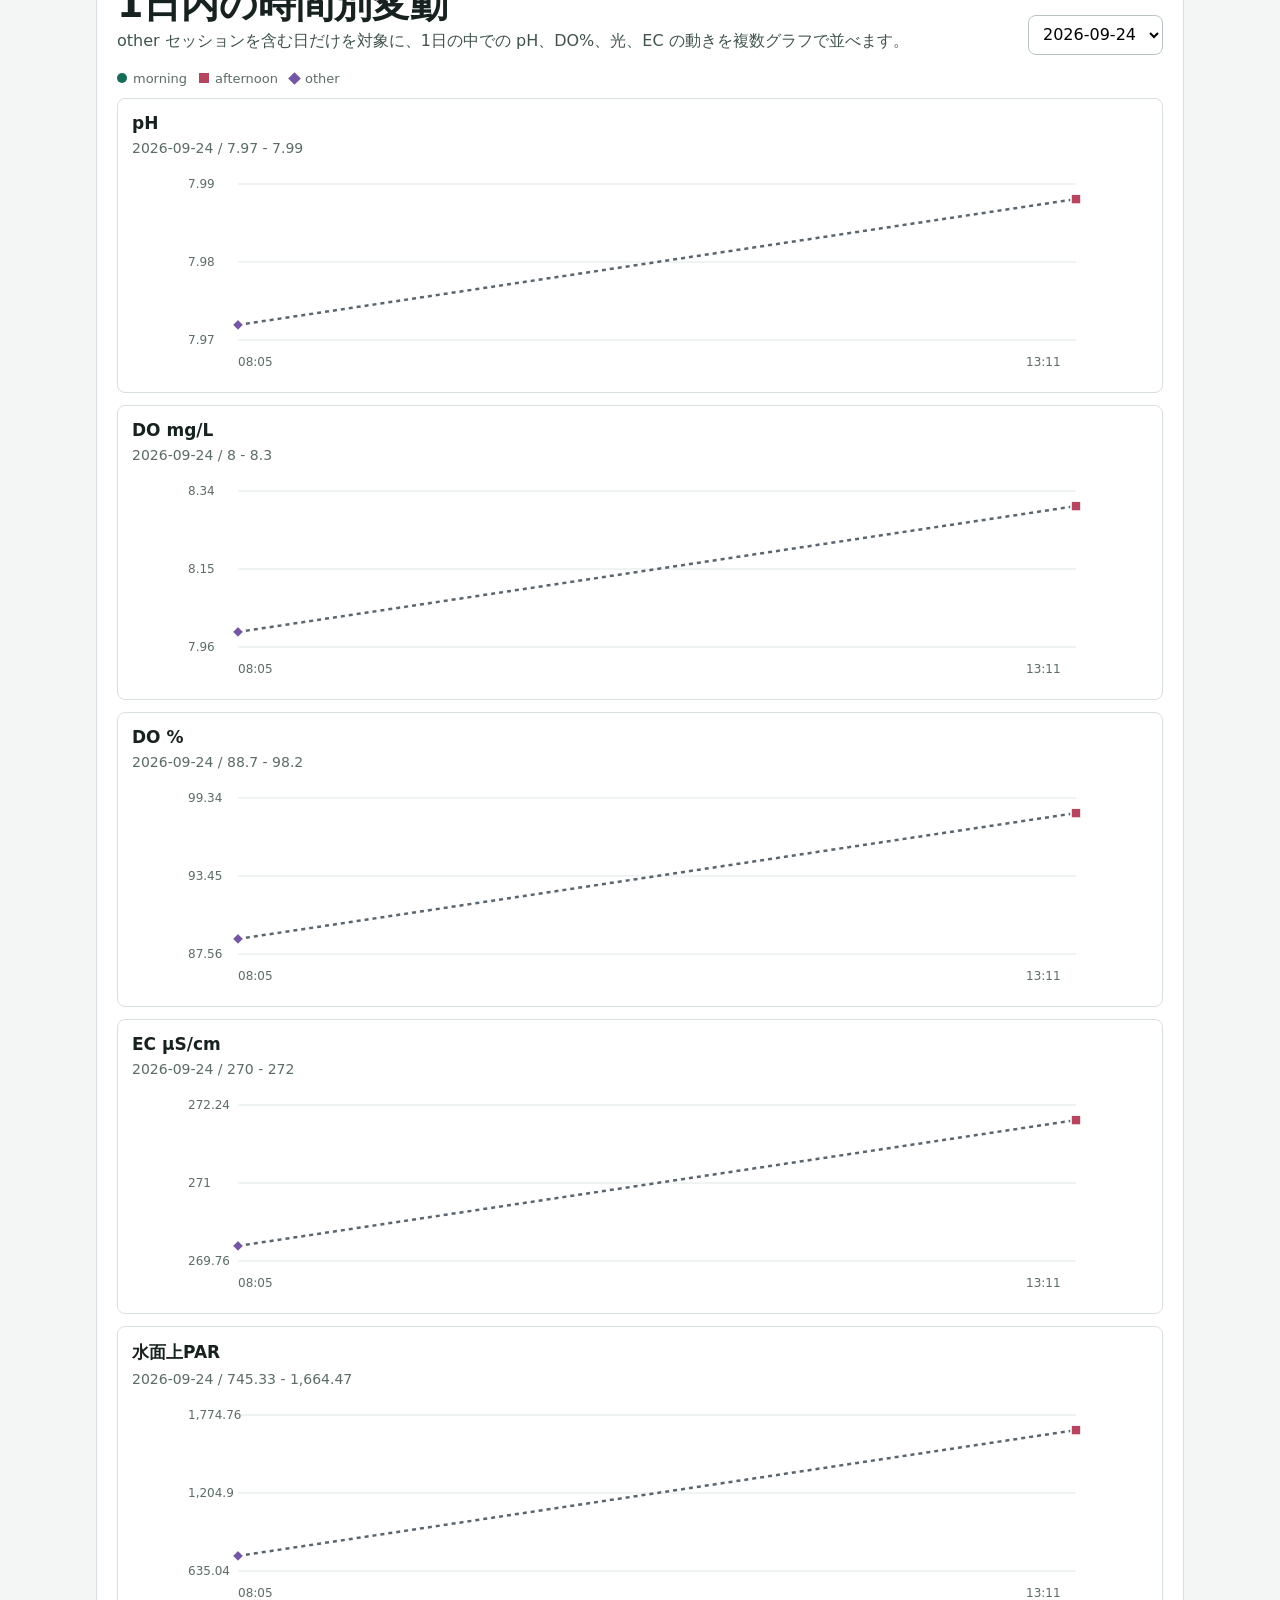
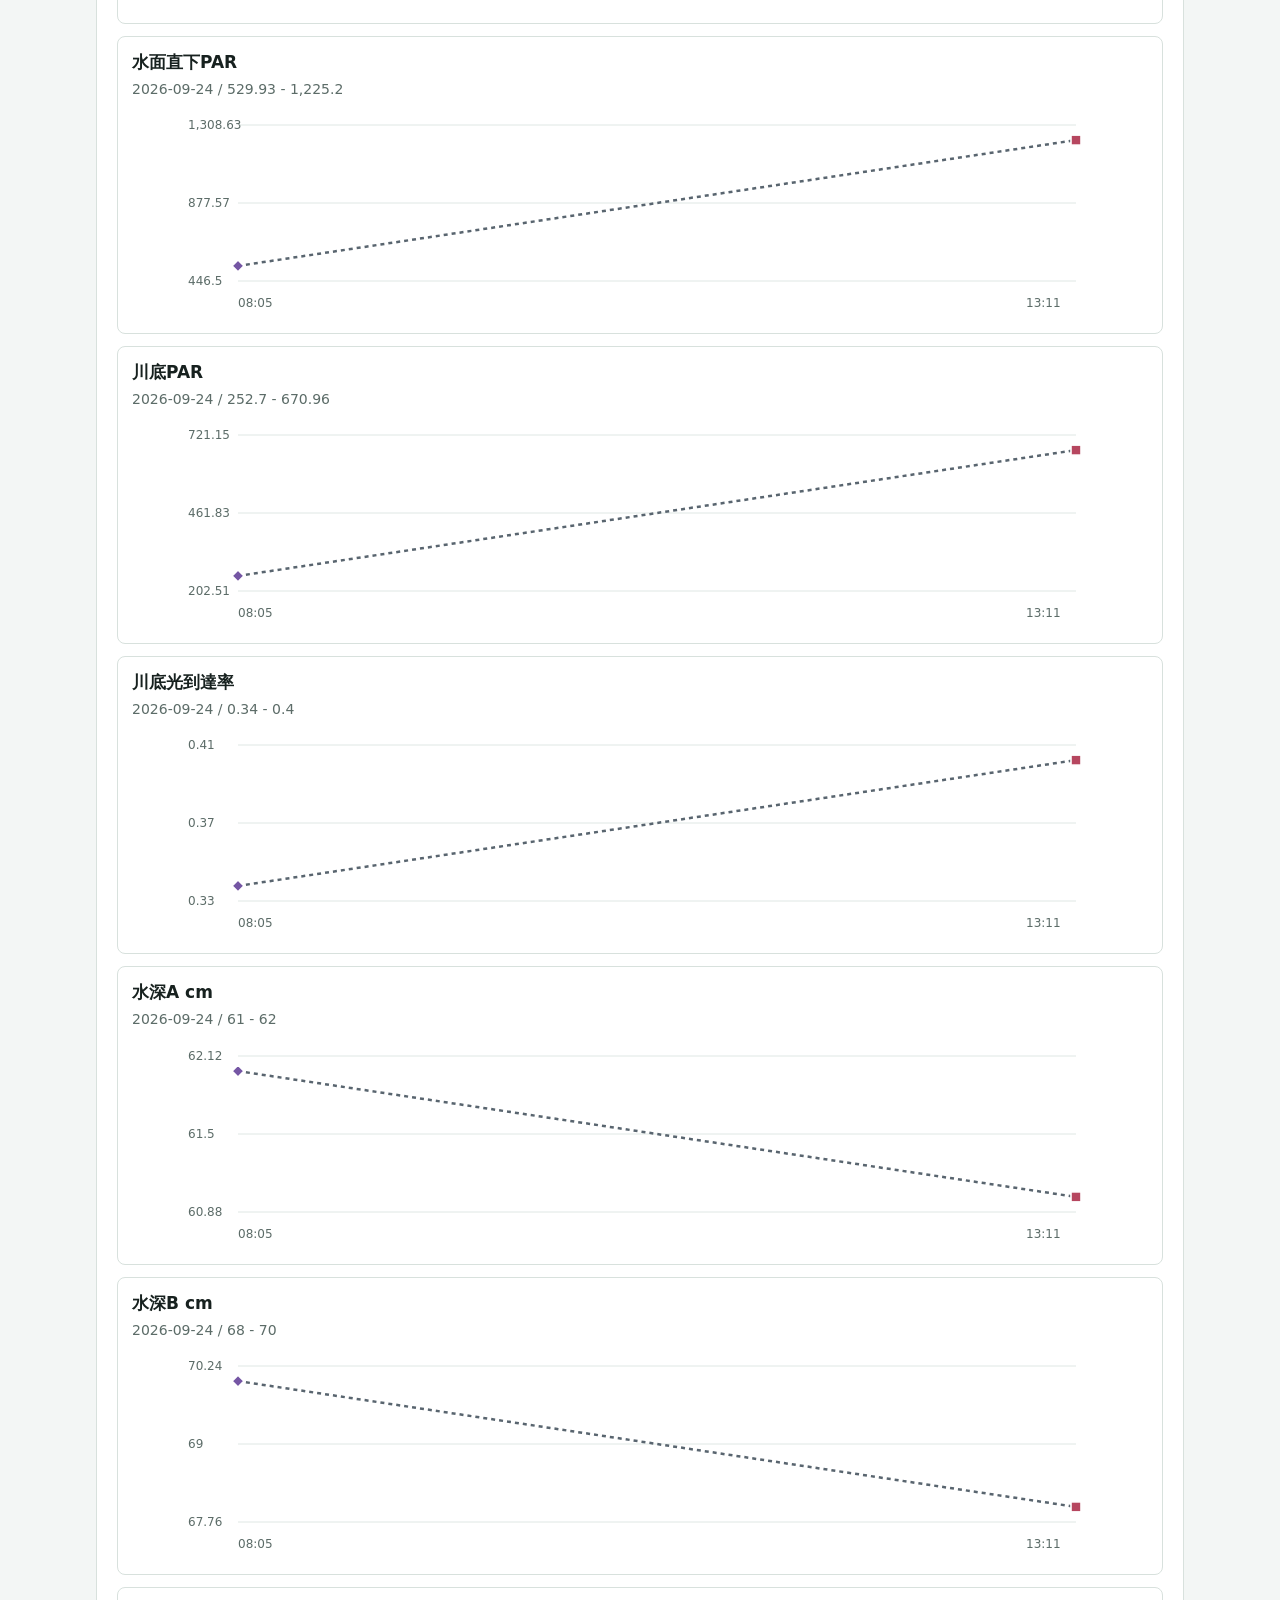
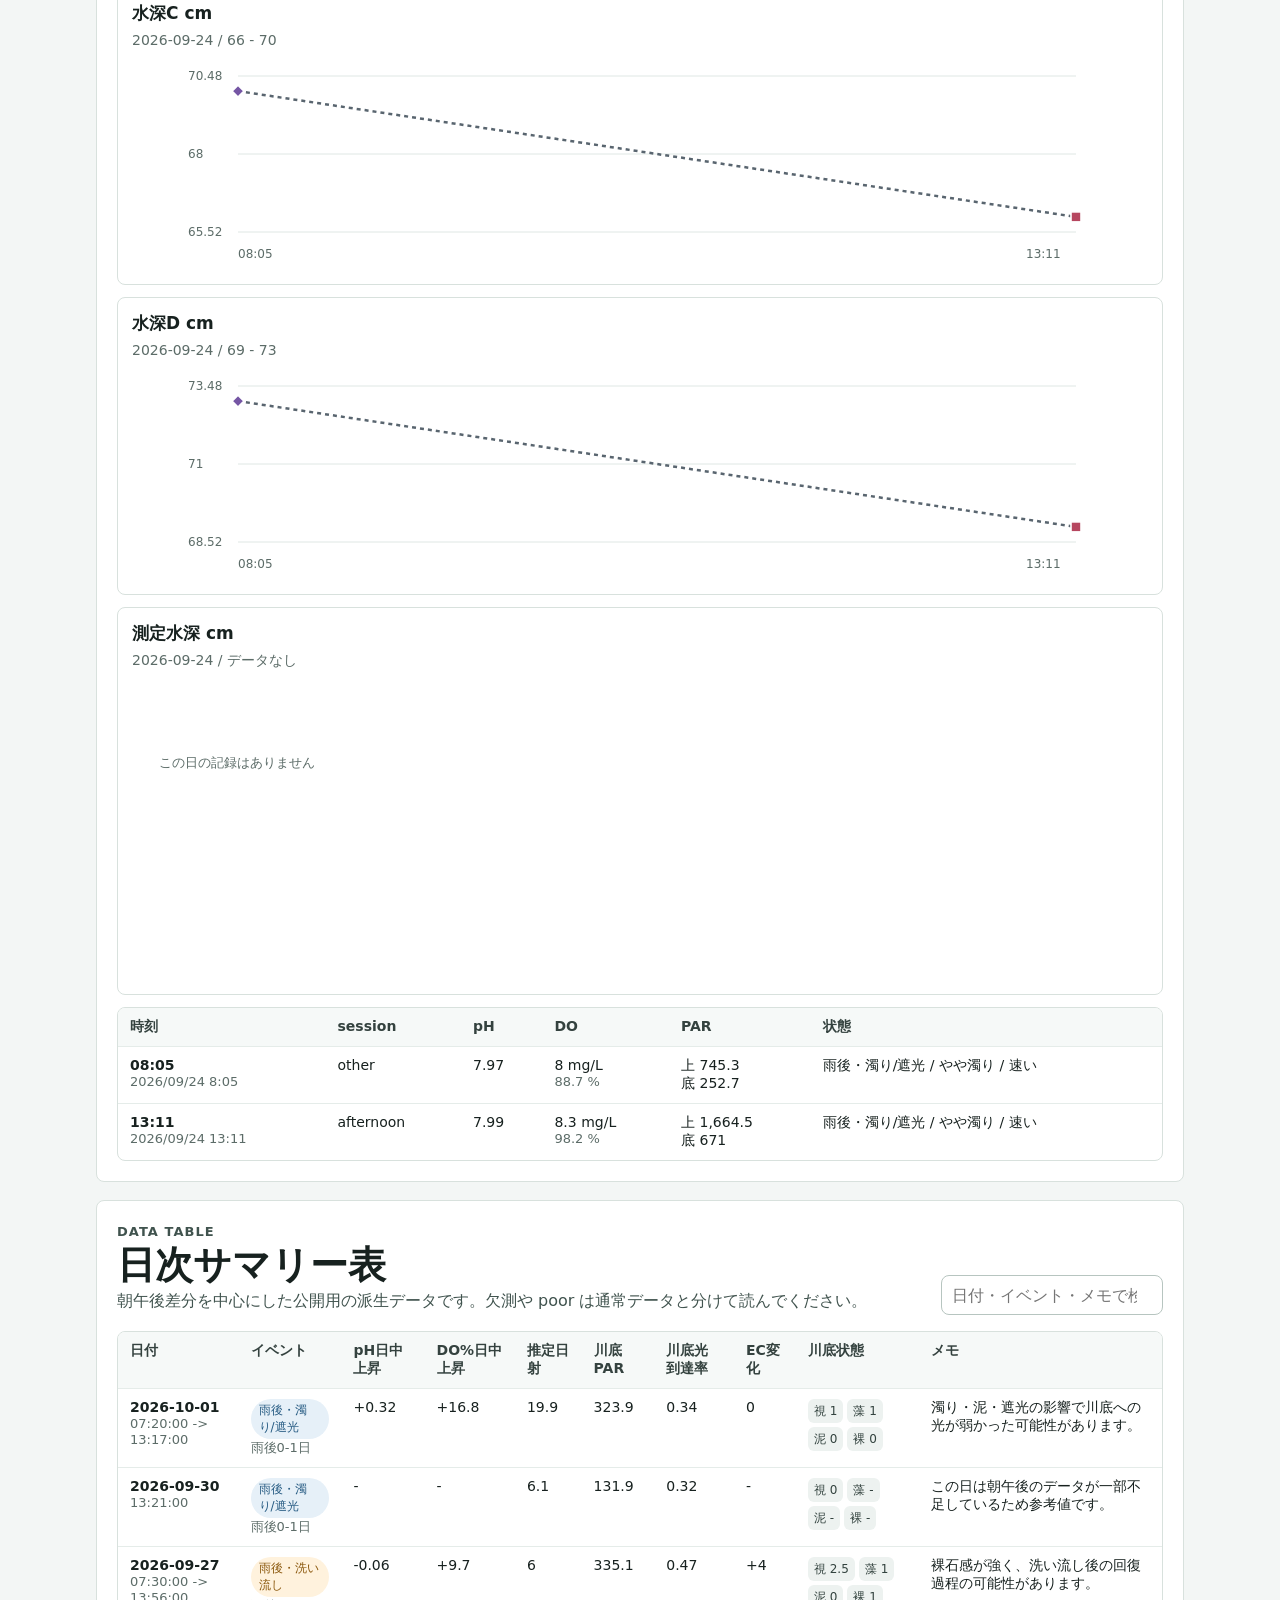
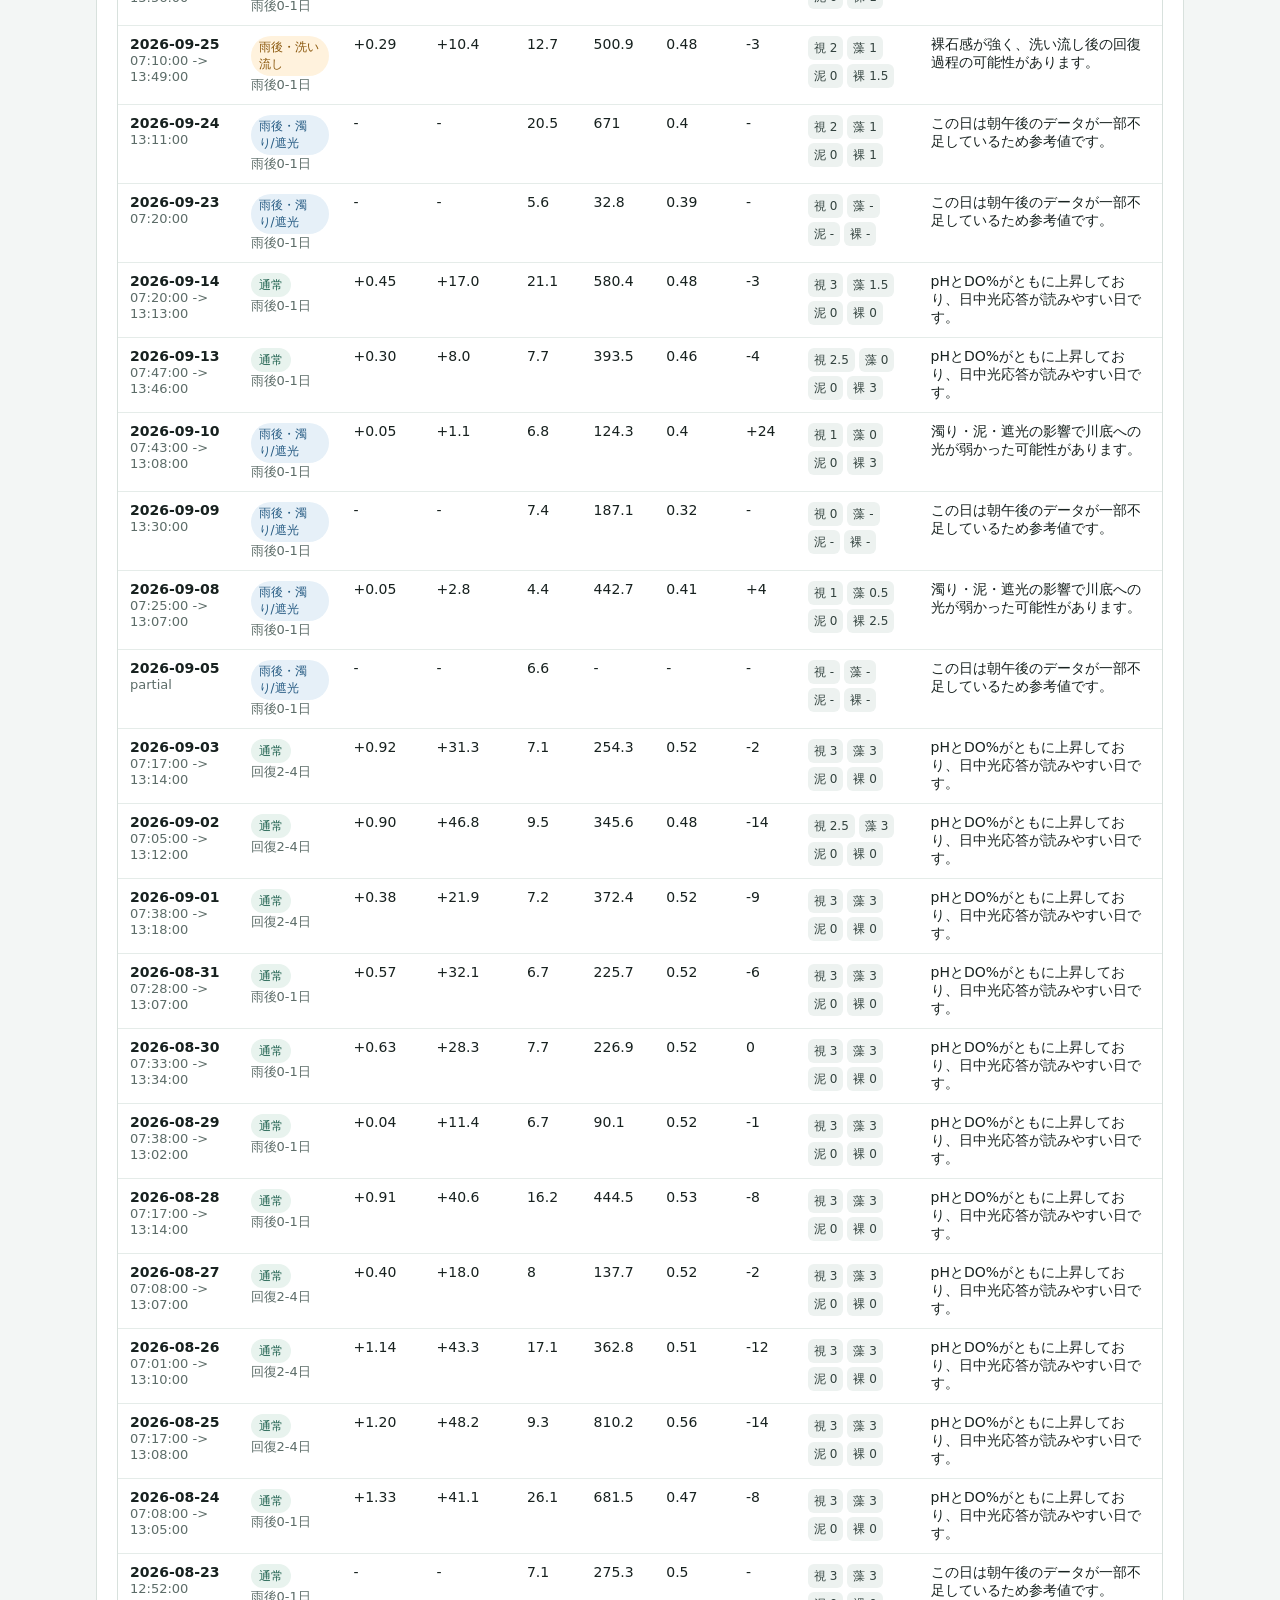
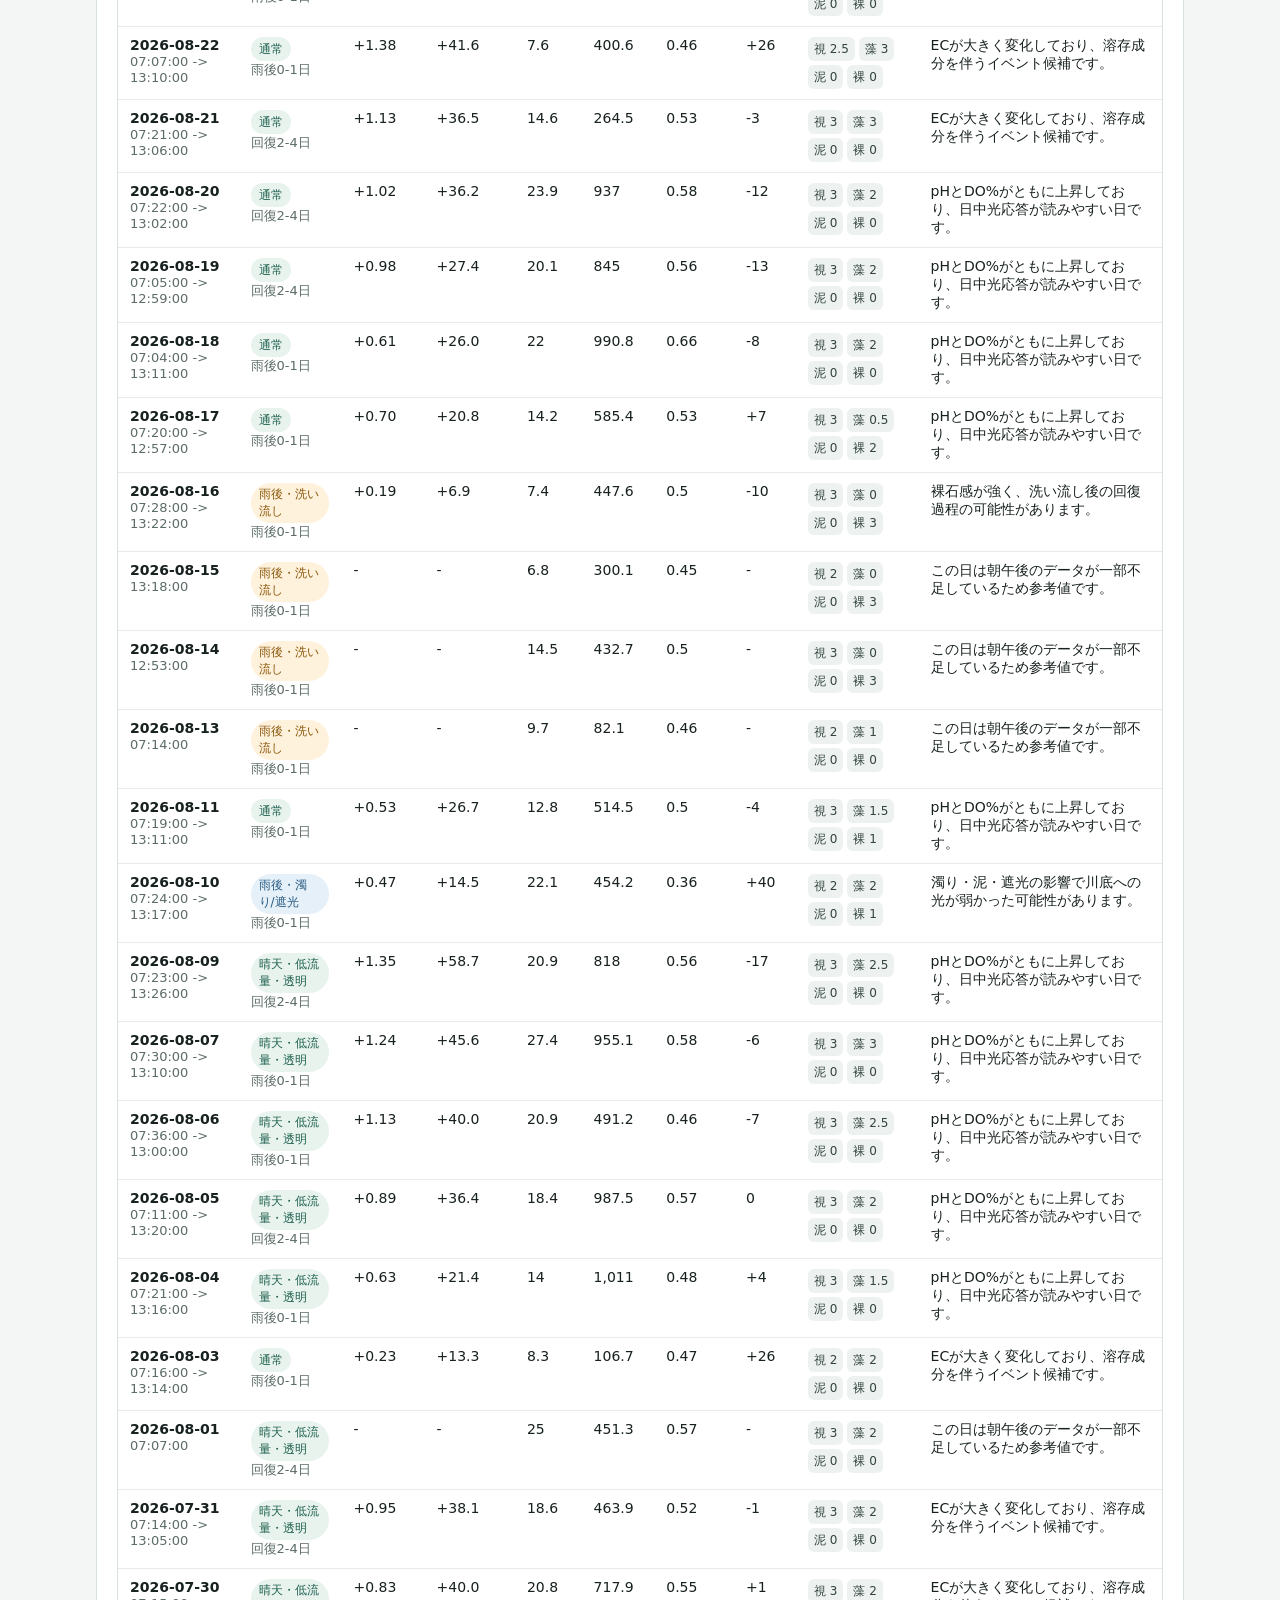
<file: daily.html>
<!doctype html>
<html lang="ja">
<head>
  <meta charset="utf-8" />
  <meta name="viewport" content="width=device-width, initial-scale=1" />
  <title>日々の最新情報 | 大栗川 Water Observatory</title>
  <link rel="stylesheet" href="style.css" />
</head>
<body>
  <header class="site-header">
    <div class="site-header-inner">
      <a class="site-mark" href="index.html">大栗川 Water Observatory</a>
      <nav class="site-nav" aria-label="サイトナビゲーション">
        <a href="index.html">今日の川</a>
        <a href="questions/index.html">問いと結果</a>
        <a href="methods/index.html">方法</a>
        <span class="is-current" aria-current="page">日々の記録</span>
        <a href="monthly/index.html">月報</a>
        <a href="https://github.com/hiroshi75/ohgurigawa-water-observatory">GitHub</a>
      </nav>
    </div>
  </header>

  <main id="top" class="app">
    <nav class="breadcrumb" aria-label="パンくずリスト">
      <a href="index.html">ホーム</a> <span>/</span> <span>日々の最新情報</span>
    </nav>

    <section class="page-head section-head">
      <p class="eyebrow">Daily dashboard</p>
      <h1>日々の最新情報</h1>
      <p class="lead">大栗川の同じ浅い区間で、朝と午後に記録した pH・溶存酸素・光量・川底写真スコアの最新値です。1時間ごとに自動更新されます。</p>
      <p>朝から午後に pH や DO% がどれだけ上がるかを見ることで、川底の藻類・微生物膜を含む環境が、その日の光にどれくらい反応しているかを追跡しています。1か月分をまとめた読み物は<a href="monthly/index.html">月報コーナー</a>にあります。</p>
    </section>

    <nav class="section-jump" aria-label="このページの内容">
      <a href="#response">日中応答</a>
      <a href="#light">光</a>
      <a href="#photos">写真スコア</a>
      <a href="#events">イベント</a>
      <a href="#intraday">1日内変動</a>
      <a href="#data">データ</a>
    </nav>

    <section class="latest-grid" id="latest-cards" aria-label="最新状態カード"></section>
    <p class="auto-comment" id="latest-comment"></p>

    <section class="section" id="overview">
      <div class="section-head">
        <p class="eyebrow">What this shows</p>
        <h2>この調査で見ているもの</h2>
        <p>雨や濁りで川底の状態が変わったあと、光が戻ったときに pH / DO% の日中応答がすぐ戻るのか、それとも数日遅れて戻るのかを見ます。</p>
      </div>
      <div class="explain-grid">
        <article>
          <h3>朝と午後の差</h3>
          <p>pH と DO% の朝午後差を、日中の光応答 proxy として見ます。DO%は流れや再曝気の影響も受けるため、pHや光と合わせて読みます。</p>
        </article>
        <article>
          <h3>川底に届く光</h3>
          <p>AMeDAS日照時間から推定した全天日射量と、現地で測ったPAR・川底光到達率から、応答が弱い理由が光不足なのか、光はあるのに川底側の応答が弱いのかを分けます。</p>
        </article>
        <article>
          <h3>写真スコアとEC</h3>
          <p>泥、裸石感、藻類っぽさ、ECの変化を合わせ、遮光型、洗い流し型、化学・流入イベント候補を分けて読みます。</p>
        </article>
      </div>
    </section>

    <section class="section" id="response">
      <div class="section-head">
        <p class="eyebrow">Main signal</p>
        <h2>朝から午後までの pH / DO% の変化</h2>
        <p>川底を含む浅い区間が、その日の光にどれくらい反応したかを見る主グラフです。</p>
      </div>
      <div id="response-charts" class="chart-stack"></div>
      <aside class="interpretation">光があるのに値が低い日は、雨後回復の遅れや、濁り・泥・流入イベントの候補として見ます。</aside>
      <details class="method-detail">
        <summary>計算式を見る</summary>
        <code>delta_pH = pH_afternoon - pH_morning</code><br />
        <code>delta_DO_pct = DO_pct_afternoon - DO_pct_morning</code>
      </details>
    </section>

    <section class="section" id="light">
      <div class="section-head">
        <p class="eyebrow">Light environment</p>
        <h2>光は川底まで届いていたか</h2>
        <p>光が少ない日は pH や DO% の上昇が小さくても自然です。重要なのは、光が戻った日でも応答が弱いかどうかです。</p>
      </div>
      <div id="light-charts" class="chart-stack"></div>
    </section>

    <section class="section" id="photos">
      <div class="section-head">
        <p class="eyebrow">Riverbed state</p>
        <h2>川底写真スコア</h2>
        <p>写真スコアは主観的な指標ですが、同じ基準で毎日つけることで、雨後に泥が増えたのか、石が洗われたのか、水が澄んだのかを追いやすくなります。</p>
      </div>
      <div id="photo-charts" class="chart-stack"></div>
      <div class="note-box">写真ファイル自体はプライバシーと位置情報の扱いを整理してから公開します。このページでは、入力されたスコアと公開可能な測定値だけを表示しています。</div>
    </section>

    <section class="section" id="scatter">
      <div class="section-head">
        <p class="eyebrow">Same brightness comparison</p>
        <h2>同じ明るさでも応答が違うか</h2>
        <p>横軸は川底に届いた光、縦軸は朝午後差です。同じくらい明るい日でも雨後直後の点が下側に集まるなら、光は戻っていても応答がまだ弱い可能性があります。</p>
      </div>
      <div class="chart-grid">
        <article class="chart-card">
          <h3>推定川底PAR日積算 vs pHの日中上昇</h3>
          <svg id="scatter-ph" class="chart chart-compact" role="img" aria-label="推定川底PAR日積算 と delta pH の散布図"></svg>
        </article>
        <article class="chart-card">
          <h3>推定川底PAR日積算 vs DO%の日中上昇</h3>
          <svg id="scatter-do" class="chart chart-compact" role="img" aria-label="推定川底PAR日積算 と delta DO percent の散布図"></svg>
        </article>
      </div>
    </section>

    <section class="section" id="events">
      <div class="section-head">
        <p class="eyebrow">Rain and event reading</p>
        <h2>雨後・イベントの読み分け</h2>
        <p>雨後の変化は「雨の影響」とまとめず、洗い流し型、遮光型、化学・流入イベント候補に分けて読みます。</p>
      </div>
      <div id="event-list" class="event-list"></div>
    </section>

    <section class="section" id="ec">
      <div class="section-head">
        <p class="eyebrow">EC check</p>
        <h2>ECとイベント候補</h2>
        <p>ECは水に溶けているイオンの多さの目安です。雨水希釈や側溝・排水など、光や泥だけでは説明しにくい日を探します。</p>
      </div>
      <div id="ec-charts" class="chart-stack"></div>
    </section>

    <section class="section" id="intraday">
      <div class="section-head section-head-row">
        <div>
          <p class="eyebrow">Intraday reference</p>
          <h2>1日内の時間別変動</h2>
          <p>other セッションを含む日だけを対象に、1日の中での pH、DO%、光、EC の動きを複数グラフで並べます。</p>
        </div>
        <select id="intraday-date-select" aria-label="otherを含む日"></select>
      </div>
      <div class="mini-legend" aria-label="session凡例">
        <span><i class="legend-swatch legend-dot"></i>morning</span>
        <span><i class="legend-swatch legend-square"></i>afternoon</span>
        <span><i class="legend-swatch legend-diamond"></i>other</span>
      </div>
      <div id="intraday-charts" class="chart-stack" aria-label="1日内の指標別時間変動チャート"></div>
      <div class="table-wrap compact-table">
        <table>
          <thead>
            <tr>
              <th>時刻</th>
              <th>session</th>
              <th>pH</th>
              <th>DO</th>
              <th>PAR</th>
              <th>状態</th>
            </tr>
          </thead>
          <tbody id="intraday-records"></tbody>
        </table>
      </div>
    </section>

    <section class="section" id="data">
      <div class="section-head section-head-row">
        <div>
          <p class="eyebrow">Data table</p>
          <h2>日次サマリー表</h2>
          <p>朝午後差分を中心にした公開用の派生データです。欠測や poor は通常データと分けて読んでください。</p>
        </div>
        <input id="daily-filter" type="search" placeholder="日付・イベント・メモで検索" />
      </div>
      <div class="table-wrap">
        <table>
          <thead>
            <tr>
              <th>日付</th>
              <th>イベント</th>
              <th>pH日中上昇</th>
              <th>DO%日中上昇</th>
              <th>推定日射</th>
              <th>川底PAR</th>
              <th>川底光到達率</th>
              <th>EC変化</th>
              <th>川底状態</th>
              <th>メモ</th>
            </tr>
          </thead>
          <tbody id="daily-table"></tbody>
        </table>
      </div>

      <details class="method-detail">
        <summary>測定回ごとの元データを見る</summary>
        <div class="table-wrap">
          <table>
            <thead>
              <tr>
                <th>日時</th>
                <th>session</th>
                <th>pH</th>
                <th>DO</th>
                <th>PAR</th>
                <th>状態</th>
              </tr>
            </thead>
            <tbody id="records"></tbody>
          </table>
        </div>
      </details>
    </section>

    <section class="section" id="method">
      <div class="section-head">
        <p class="eyebrow">Method and limits</p>
        <h2>このページで言えること・言えないこと</h2>
      </div>
      <div class="limits-grid">
        <article>
          <h3>言えること</h3>
          <ul>
            <li>川底付近の光環境が日ごとにどう変わったか。</li>
            <li>pH と DO% の朝午後差が、光、雨後日数、川底写真状態とどう対応したか。</li>
            <li>雨後の proxy 変化が、洗い流し型、遮光型、化学イベント候補のどれに近いか。</li>
          </ul>
        </article>
        <article>
          <h3>言えないこと</h3>
          <ul>
            <li>付着藻のクロロフィルa量や種組成を測った、とは言えません。</li>
            <li>正式なGPP / ERや、付着藻だけの光合成量ではありません。</li>
            <li>栄養塩濃度の増減や雨の因果を断定するものではありません。</li>
          </ul>
        </article>
      </div>
      <details class="method-detail">
        <summary>方法の詳細</summary>
        <p>この観察では、石を採取したり、川に機材を設置したりせず、同じ河川区間で朝と午後の水質・光・写真を記録しています。個別の石ではなく、同じ画角の川底パッチ全体を観察単位にしています。</p>
        <p>朝は夜間の呼吸後に近い状態、午後は日中の光を受けた後の状態です。この2回の差を見ることで、正式な河川代謝推定ではありませんが、日中の光応答の手がかりを得ます。</p>
      </details>
    </section>

    <section class="section downloads" id="downloads">
      <div class="section-head">
        <p class="eyebrow">Downloads</p>
        <h2>データダウンロード</h2>
      </div>
      <div class="download-links">
        <a href="data/daily_metrics.csv">daily_metrics.csv</a>
        <a href="data/daily_metrics.json">daily_metrics.json</a>
        <a href="data/observations.csv">observations.csv</a>
        <a href="data/observations.jsonl">observations.jsonl</a>
        <a href="data/data-dictionary.md">data dictionary</a>
        <a href="monthly/index.html">月報コーナー</a>
      </div>
    </section>
  </main>
  <script src="app.js"></script>
</body>
</html>
</file>
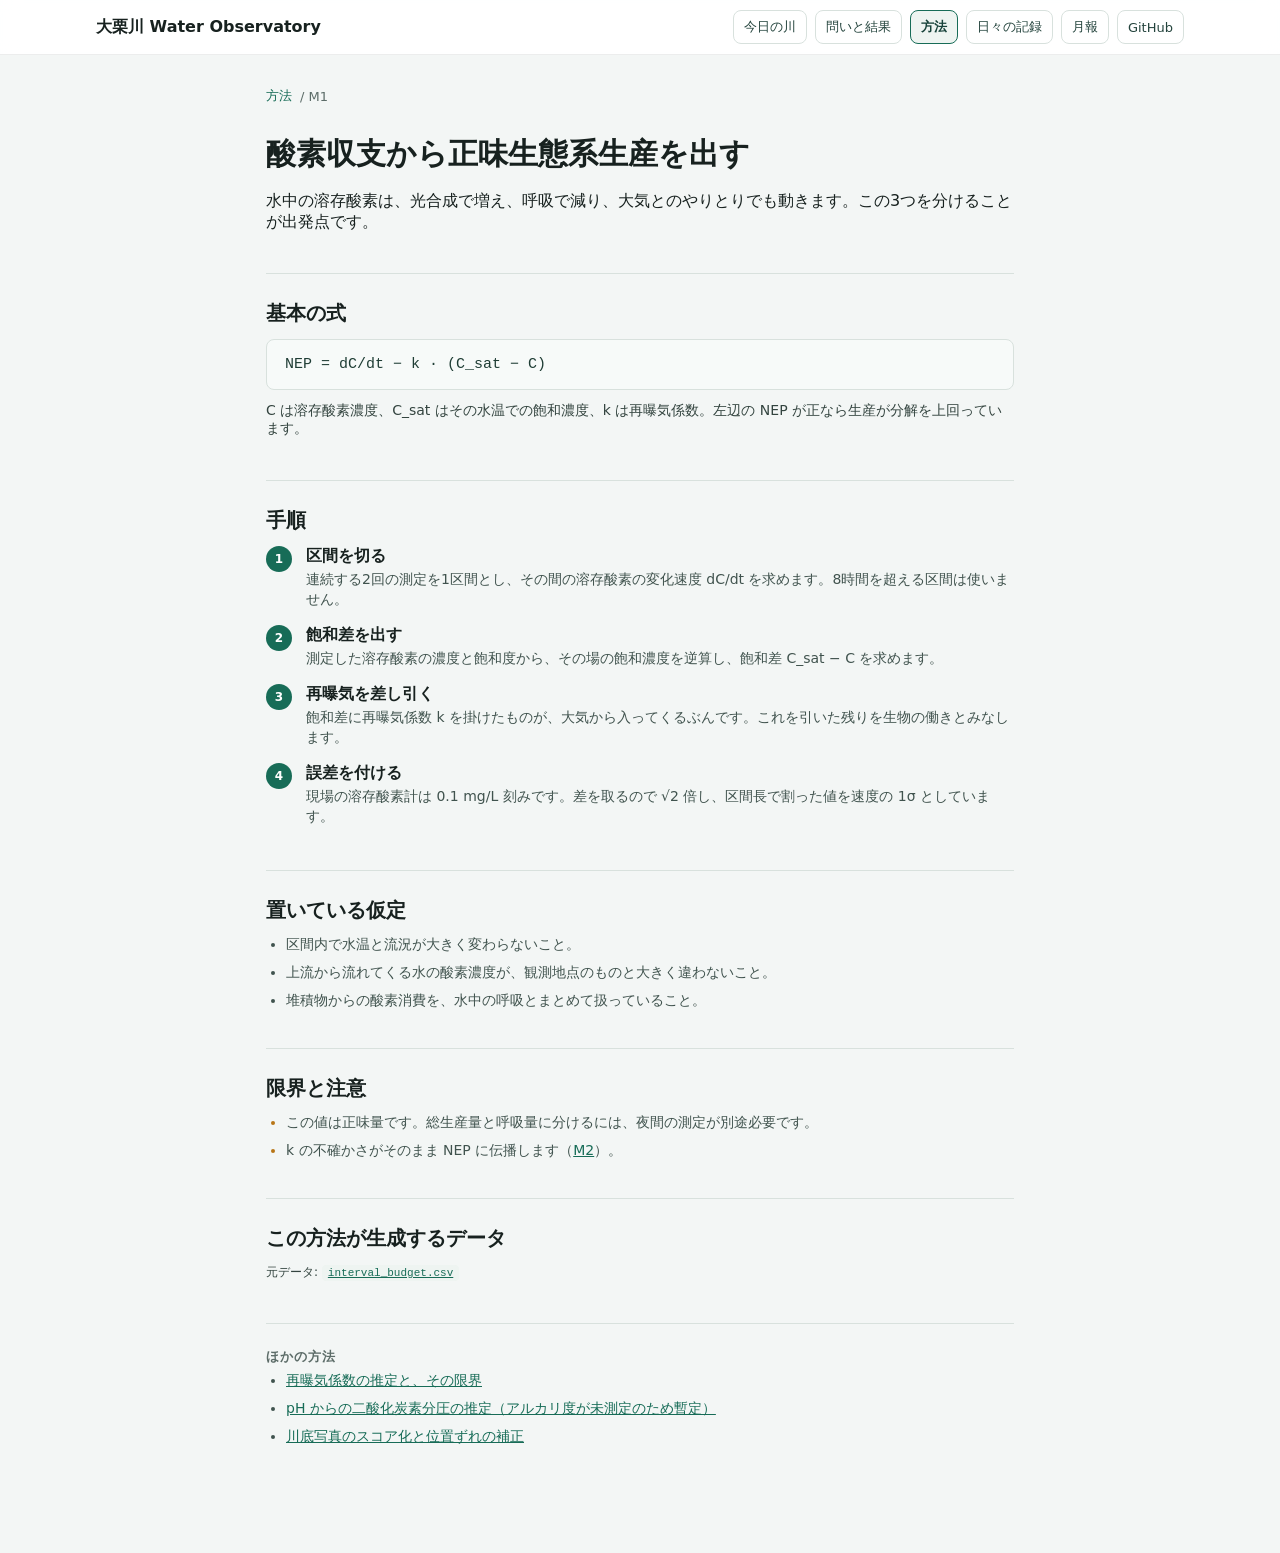
<file: methods/m1-oxygen-budget.html>
<!doctype html>
<html lang="ja">
<head>
  <meta charset="utf-8" />
  <meta name="viewport" content="width=device-width, initial-scale=1" />
  <title>酸素収支から正味生態系生産を出す | 大栗川 Water Observatory</title>
  <meta name="description" content="水中の溶存酸素は、光合成で増え、呼吸で減り、大気とのやりとりでも動きます。この3つを分けることが出発点です。" />
  <link rel="stylesheet" href="../style.css" />
</head>
<body>
  <header class="site-header">
    <div class="site-header-inner">
      <a class="site-mark" href="../index.html">大栗川 Water Observatory</a>
      <nav class="site-nav" aria-label="サイトナビゲーション">
        <a href="../index.html">今日の川</a>
        <a href="../questions/index.html">問いと結果</a>
        <span class="is-current" aria-current="page">方法</span>
        <a href="../daily.html">日々の記録</a>
        <a href="../monthly/index.html">月報</a>
        <a href="https://github.com/hiroshi75/ohgurigawa-water-observatory">GitHub</a>
      </nav>
    </div>
  </header>
  <main class="app article">
    <nav class="breadcrumb"><a href="index.html">方法</a> / M1</nav>
    <header class="article-head">
      <h1>酸素収支から正味生態系生産を出す</h1>
      <p class="lead">水中の溶存酸素は、光合成で増え、呼吸で減り、大気とのやりとりでも動きます。この3つを分けることが出発点です。</p>
    </header>

    <section class="article-section">
      <h2>基本の式</h2>
      <div class="formula">NEP = dC/dt − k · (C_sat − C)</div>
      <p class="section-note">C は溶存酸素濃度、C_sat はその水温での飽和濃度、k は再曝気係数。左辺の NEP が正なら生産が分解を上回っています。</p>
    </section>

    <section class="article-section">
      <h2>手順</h2>
      <ol class="step-list"><li><strong>区間を切る</strong><span>連続する2回の測定を1区間とし、その間の溶存酸素の変化速度 dC/dt を求めます。8時間を超える区間は使いません。</span></li><li><strong>飽和差を出す</strong><span>測定した溶存酸素の濃度と飽和度から、その場の飽和濃度を逆算し、飽和差 C_sat − C を求めます。</span></li><li><strong>再曝気を差し引く</strong><span>飽和差に再曝気係数 k を掛けたものが、大気から入ってくるぶんです。これを引いた残りを生物の働きとみなします。</span></li><li><strong>誤差を付ける</strong><span>現場の溶存酸素計は 0.1 mg/L 刻みです。差を取るので √2 倍し、区間長で割った値を速度の 1σ としています。</span></li></ol>
    </section>

    <section class="article-section">
      <h2>置いている仮定</h2>
      <ul class="reason-list"><li>区間内で水温と流況が大きく変わらないこと。</li><li>上流から流れてくる水の酸素濃度が、観測地点のものと大きく違わないこと。</li><li>堆積物からの酸素消費を、水中の呼吸とまとめて扱っていること。</li></ul>
    </section>

    <section class="article-section">
      <h2>限界と注意</h2>
      <ul class="limit-list"><li>この値は正味量です。総生産量と呼吸量に分けるには、夜間の測定が別途必要です。</li><li>k の不確かさがそのまま NEP に伝播します（<a href="m2-reaeration-k.html">M2</a>）。</li></ul>
    </section>

    <section class="article-section">
      <h2>この方法が生成するデータ</h2>
      <p class="source-files">元データ: <a href="../data/derived/interval_budget.csv"><code>interval_budget.csv</code></a></p>
    </section>

    <nav class="article-nav">
      <p class="eyebrow">ほかの方法</p>
      <ul class="link-list"><li><a href="m2-reaeration-k.html">再曝気係数の推定と、その限界</a></li><li><a href="m3-alkalinity-pco2.html">pH からの二酸化炭素分圧の推定（アルカリ度が未測定のため暫定）</a></li><li><a href="m4-photo-score.html">川底写真のスコア化と位置ずれの補正</a></li></ul>
    </nav>
  </main>
</body>
</html>
</file>
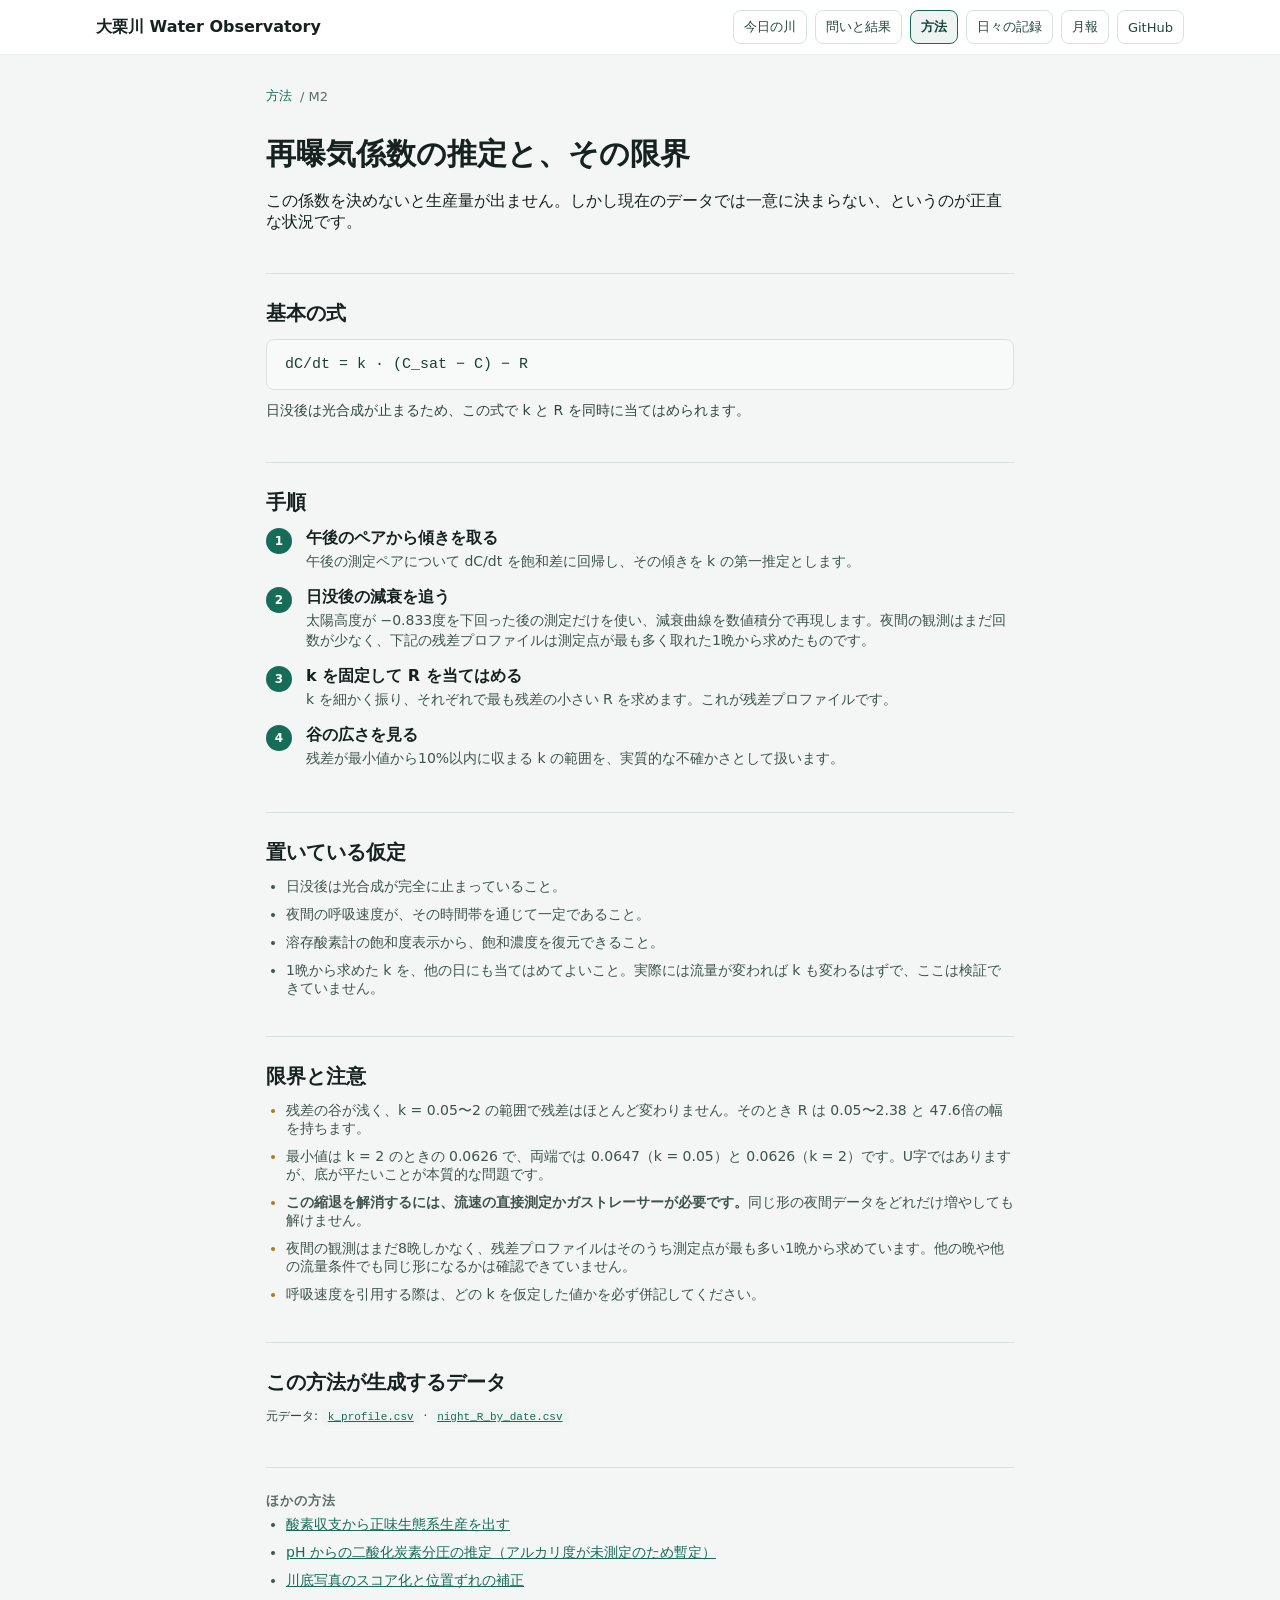
<file: methods/m2-reaeration-k.html>
<!doctype html>
<html lang="ja">
<head>
  <meta charset="utf-8" />
  <meta name="viewport" content="width=device-width, initial-scale=1" />
  <title>再曝気係数の推定と、その限界 | 大栗川 Water Observatory</title>
  <meta name="description" content="この係数を決めないと生産量が出ません。しかし現在のデータでは一意に決まらない、というのが正直な状況です。" />
  <link rel="stylesheet" href="../style.css" />
</head>
<body>
  <header class="site-header">
    <div class="site-header-inner">
      <a class="site-mark" href="../index.html">大栗川 Water Observatory</a>
      <nav class="site-nav" aria-label="サイトナビゲーション">
        <a href="../index.html">今日の川</a>
        <a href="../questions/index.html">問いと結果</a>
        <span class="is-current" aria-current="page">方法</span>
        <a href="../daily.html">日々の記録</a>
        <a href="../monthly/index.html">月報</a>
        <a href="https://github.com/hiroshi75/ohgurigawa-water-observatory">GitHub</a>
      </nav>
    </div>
  </header>
  <main class="app article">
    <nav class="breadcrumb"><a href="index.html">方法</a> / M2</nav>
    <header class="article-head">
      <h1>再曝気係数の推定と、その限界</h1>
      <p class="lead">この係数を決めないと生産量が出ません。しかし現在のデータでは一意に決まらない、というのが正直な状況です。</p>
    </header>

    <section class="article-section">
      <h2>基本の式</h2>
      <div class="formula">dC/dt = k · (C_sat − C) − R</div>
      <p class="section-note">日没後は光合成が止まるため、この式で k と R を同時に当てはめられます。</p>
    </section>

    <section class="article-section">
      <h2>手順</h2>
      <ol class="step-list"><li><strong>午後のペアから傾きを取る</strong><span>午後の測定ペアについて dC/dt を飽和差に回帰し、その傾きを k の第一推定とします。</span></li><li><strong>日没後の減衰を追う</strong><span>太陽高度が −0.833度を下回った後の測定だけを使い、減衰曲線を数値積分で再現します。夜間の観測はまだ回数が少なく、下記の残差プロファイルは測定点が最も多く取れた1晩から求めたものです。</span></li><li><strong>k を固定して R を当てはめる</strong><span>k を細かく振り、それぞれで最も残差の小さい R を求めます。これが残差プロファイルです。</span></li><li><strong>谷の広さを見る</strong><span>残差が最小値から10%以内に収まる k の範囲を、実質的な不確かさとして扱います。</span></li></ol>
    </section>

    <section class="article-section">
      <h2>置いている仮定</h2>
      <ul class="reason-list"><li>日没後は光合成が完全に止まっていること。</li><li>夜間の呼吸速度が、その時間帯を通じて一定であること。</li><li>溶存酸素計の飽和度表示から、飽和濃度を復元できること。</li><li>1晩から求めた k を、他の日にも当てはめてよいこと。実際には流量が変われば k も変わるはずで、ここは検証できていません。</li></ul>
    </section>

    <section class="article-section">
      <h2>限界と注意</h2>
      <ul class="limit-list"><li>残差の谷が浅く、k = 0.05〜2 の範囲で残差はほとんど変わりません。そのとき R は 0.05〜2.38 と 47.6倍の幅を持ちます。</li><li>最小値は k = 2 のときの 0.0626 で、両端では 0.0647（k = 0.05）と 0.0626（k = 2）です。U字ではありますが、底が平たいことが本質的な問題です。</li><li><strong>この縮退を解消するには、流速の直接測定かガストレーサーが必要です。</strong>同じ形の夜間データをどれだけ増やしても解けません。</li><li>夜間の観測はまだ8晩しかなく、残差プロファイルはそのうち測定点が最も多い1晩から求めています。他の晩や他の流量条件でも同じ形になるかは確認できていません。</li><li>呼吸速度を引用する際は、どの k を仮定した値かを必ず併記してください。</li></ul>
    </section>

    <section class="article-section">
      <h2>この方法が生成するデータ</h2>
      <p class="source-files">元データ: <a href="../data/derived/k_profile.csv"><code>k_profile.csv</code></a> · <a href="../data/derived/night_R_by_date.csv"><code>night_R_by_date.csv</code></a></p>
    </section>

    <nav class="article-nav">
      <p class="eyebrow">ほかの方法</p>
      <ul class="link-list"><li><a href="m1-oxygen-budget.html">酸素収支から正味生態系生産を出す</a></li><li><a href="m3-alkalinity-pco2.html">pH からの二酸化炭素分圧の推定（アルカリ度が未測定のため暫定）</a></li><li><a href="m4-photo-score.html">川底写真のスコア化と位置ずれの補正</a></li></ul>
    </nav>
  </main>
</body>
</html>
</file>
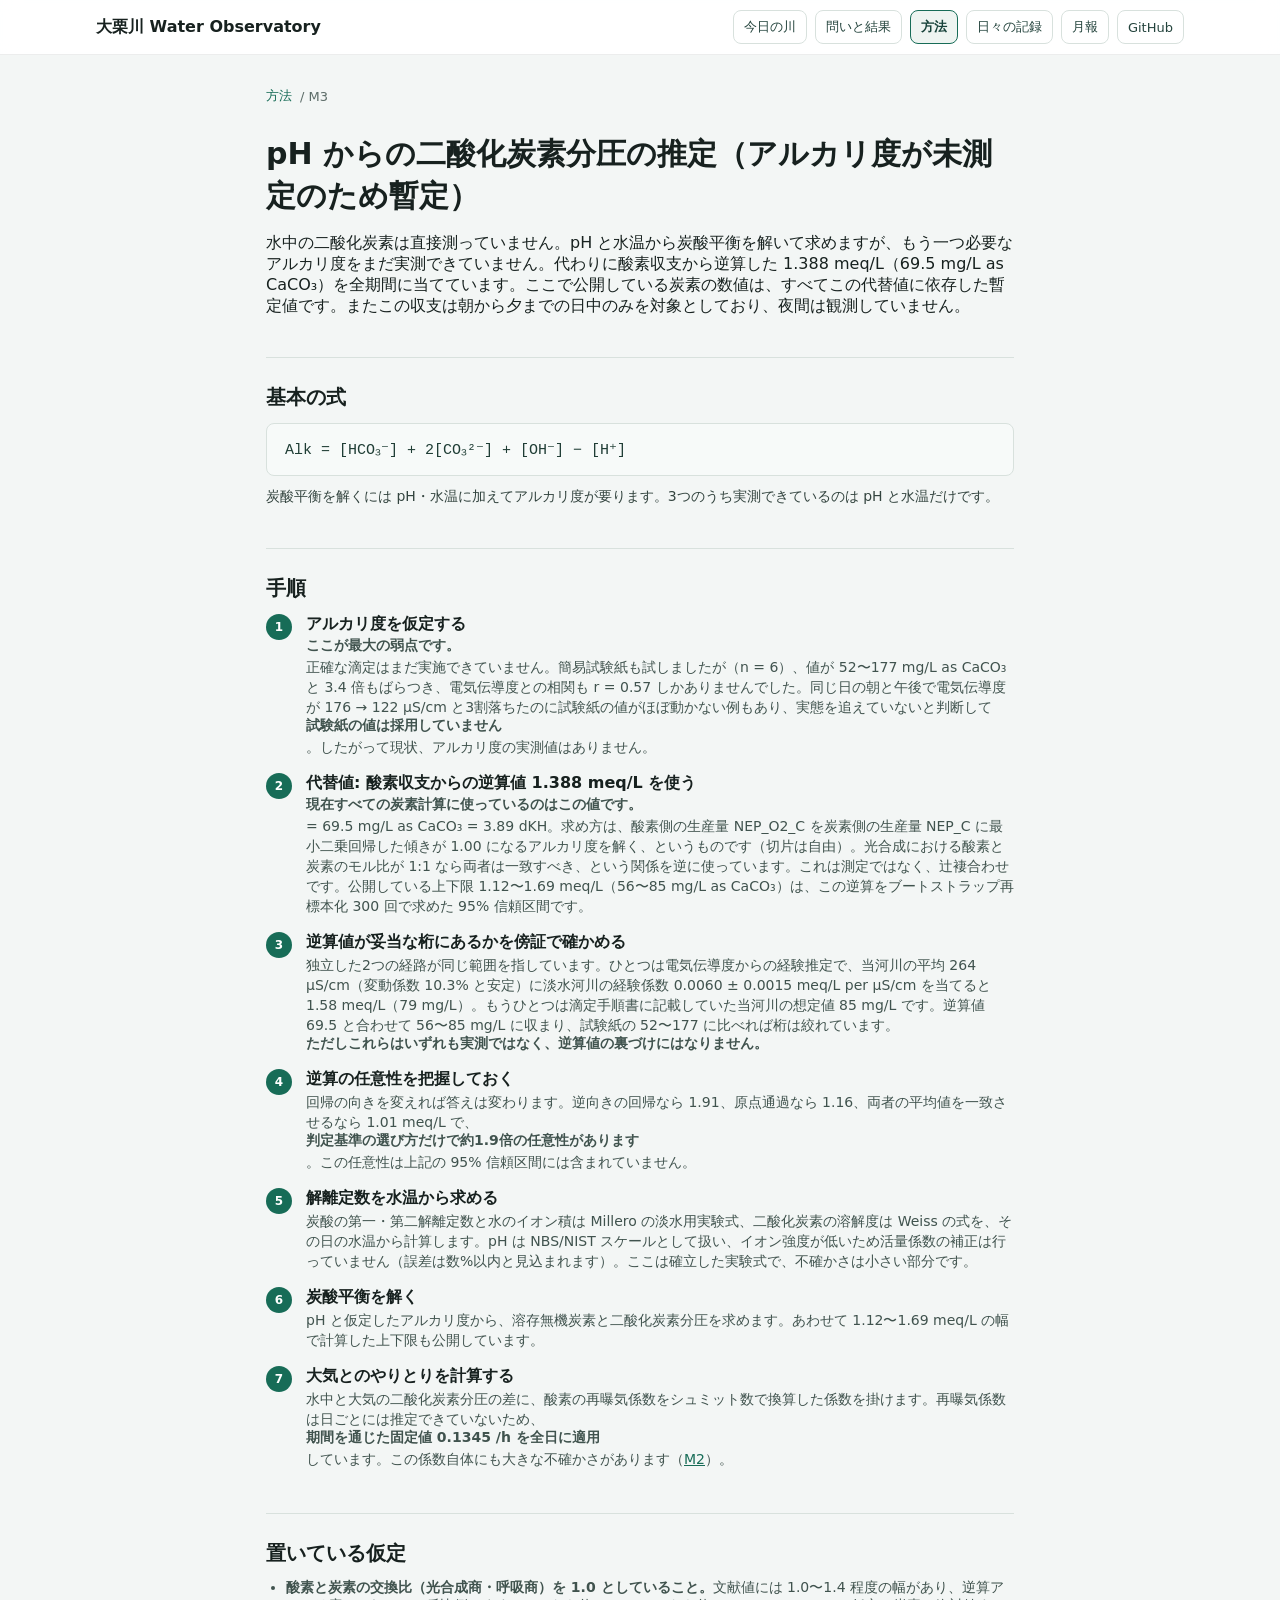
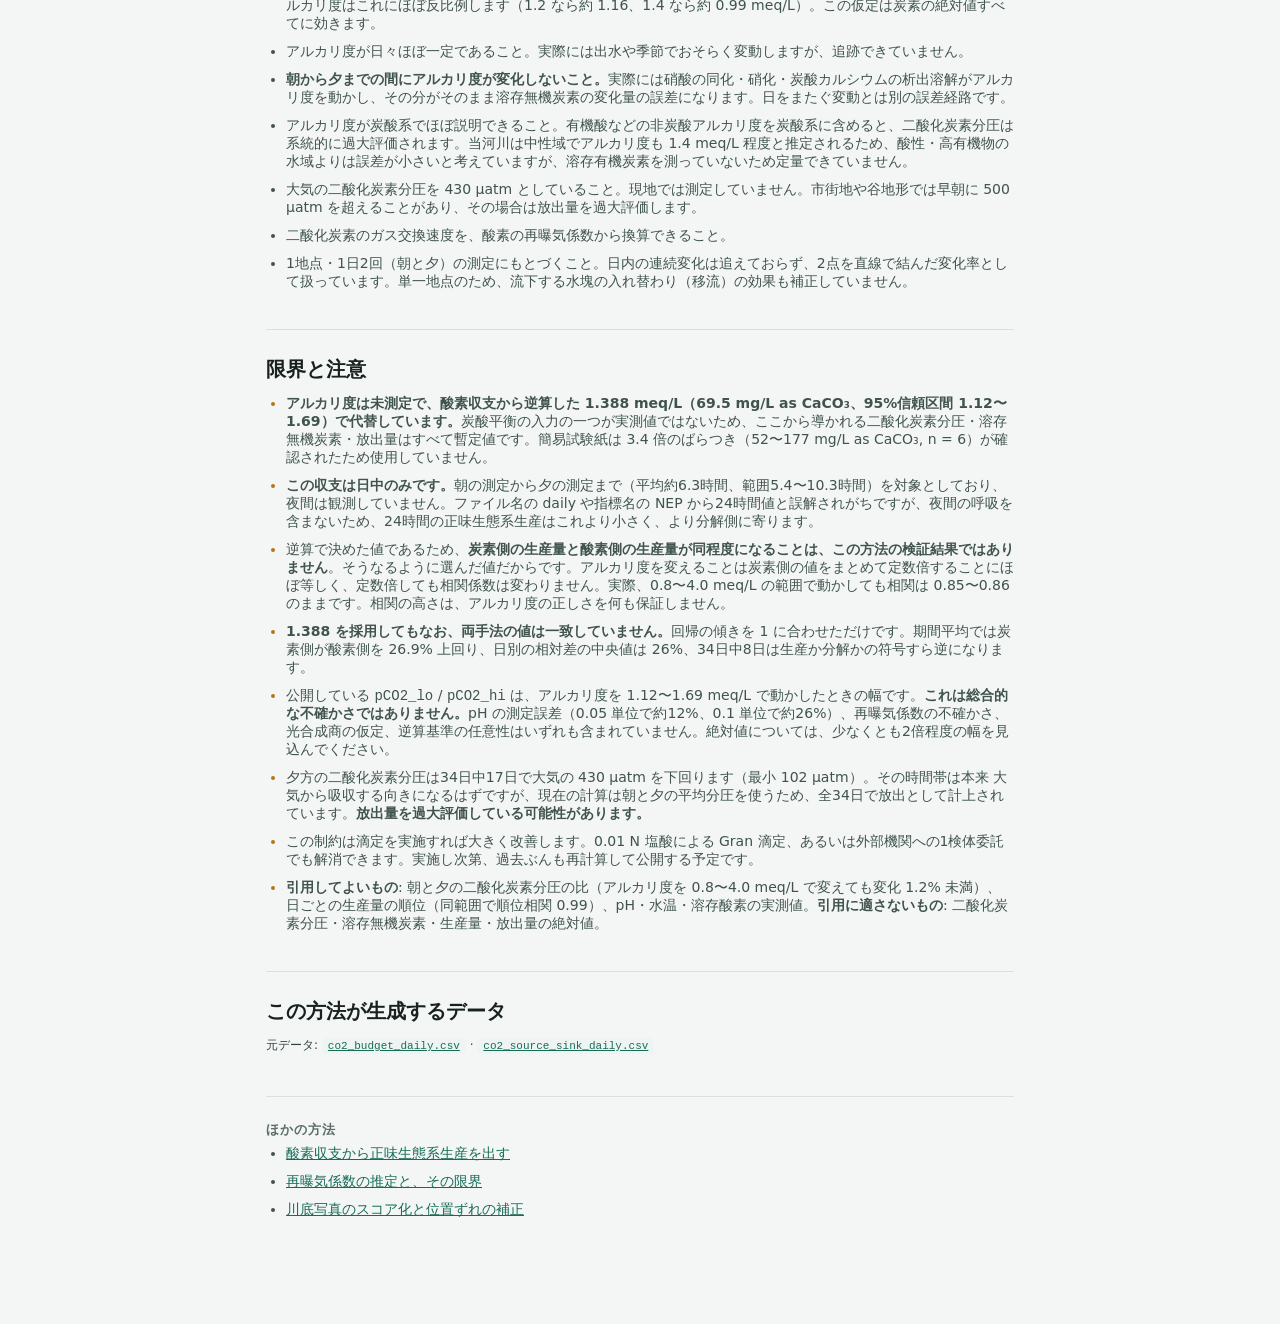
<file: methods/m3-alkalinity-pco2.html>
<!doctype html>
<html lang="ja">
<head>
  <meta charset="utf-8" />
  <meta name="viewport" content="width=device-width, initial-scale=1" />
  <title>pH からの二酸化炭素分圧の推定（アルカリ度が未測定のため暫定） | 大栗川 Water Observatory</title>
  <meta name="description" content="水中の二酸化炭素は直接測っていません。pH と水温から炭酸平衡を解いて求めますが、もう一つ必要なアルカリ度をまだ実測できていません。代わりに酸素収支から逆算した 1.388 meq/L（69.5 mg/L as CaCO₃）を全期間に当てています。ここで公開している炭素の数値は、すべてこの代替値に依存した暫定値です。またこの収支は朝から夕までの日中のみを対象としており、夜間は観測していません。" />
  <link rel="stylesheet" href="../style.css" />
</head>
<body>
  <header class="site-header">
    <div class="site-header-inner">
      <a class="site-mark" href="../index.html">大栗川 Water Observatory</a>
      <nav class="site-nav" aria-label="サイトナビゲーション">
        <a href="../index.html">今日の川</a>
        <a href="../questions/index.html">問いと結果</a>
        <span class="is-current" aria-current="page">方法</span>
        <a href="../daily.html">日々の記録</a>
        <a href="../monthly/index.html">月報</a>
        <a href="https://github.com/hiroshi75/ohgurigawa-water-observatory">GitHub</a>
      </nav>
    </div>
  </header>
  <main class="app article">
    <nav class="breadcrumb"><a href="index.html">方法</a> / M3</nav>
    <header class="article-head">
      <h1>pH からの二酸化炭素分圧の推定（アルカリ度が未測定のため暫定）</h1>
      <p class="lead">水中の二酸化炭素は直接測っていません。pH と水温から炭酸平衡を解いて求めますが、もう一つ必要なアルカリ度をまだ実測できていません。代わりに酸素収支から逆算した 1.388 meq/L（69.5 mg/L as CaCO₃）を全期間に当てています。ここで公開している炭素の数値は、すべてこの代替値に依存した暫定値です。またこの収支は朝から夕までの日中のみを対象としており、夜間は観測していません。</p>
    </header>

    <section class="article-section">
      <h2>基本の式</h2>
      <div class="formula">Alk = [HCO₃⁻] + 2[CO₃²⁻] + [OH⁻] − [H⁺]</div>
      <p class="section-note">炭酸平衡を解くには pH・水温に加えてアルカリ度が要ります。3つのうち実測できているのは pH と水温だけです。</p>
    </section>

    <section class="article-section">
      <h2>手順</h2>
      <ol class="step-list"><li><strong>アルカリ度を仮定する</strong><span><strong>ここが最大の弱点です。</strong>正確な滴定はまだ実施できていません。簡易試験紙も試しましたが（n = 6）、値が 52〜177 mg/L as CaCO₃ と 3.4 倍もばらつき、電気伝導度との相関も r = 0.57 しかありませんでした。同じ日の朝と午後で電気伝導度が 176 → 122 µS/cm と3割落ちたのに試験紙の値がほぼ動かない例もあり、実態を追えていないと判断して<strong>試験紙の値は採用していません</strong>。したがって現状、アルカリ度の実測値はありません。</span></li><li><strong>代替値: 酸素収支からの逆算値 1.388 meq/L を使う</strong><span><strong>現在すべての炭素計算に使っているのはこの値です。</strong>= 69.5 mg/L as CaCO₃ = 3.89 dKH。求め方は、酸素側の生産量 NEP_O2_C を炭素側の生産量 NEP_C に最小二乗回帰した傾きが 1.00 になるアルカリ度を解く、というものです（切片は自由）。光合成における酸素と炭素のモル比が 1:1 なら両者は一致すべき、という関係を逆に使っています。これは測定ではなく、辻褄合わせです。公開している上下限 1.12〜1.69 meq/L（56〜85 mg/L as CaCO₃）は、この逆算をブートストラップ再標本化 300 回で求めた 95% 信頼区間です。</span></li><li><strong>逆算値が妥当な桁にあるかを傍証で確かめる</strong><span>独立した2つの経路が同じ範囲を指しています。ひとつは電気伝導度からの経験推定で、当河川の平均 264 µS/cm（変動係数 10.3% と安定）に淡水河川の経験係数 0.0060 ± 0.0015 meq/L per µS/cm を当てると 1.58 meq/L（79 mg/L）。もうひとつは滴定手順書に記載していた当河川の想定値 85 mg/L です。逆算値 69.5 と合わせて 56〜85 mg/L に収まり、試験紙の 52〜177 に比べれば桁は絞れています。<strong>ただしこれらはいずれも実測ではなく、逆算値の裏づけにはなりません。</strong></span></li><li><strong>逆算の任意性を把握しておく</strong><span>回帰の向きを変えれば答えは変わります。逆向きの回帰なら 1.91、原点通過なら 1.16、両者の平均値を一致させるなら 1.01 meq/L で、<strong>判定基準の選び方だけで約1.9倍の任意性があります</strong>。この任意性は上記の 95% 信頼区間には含まれていません。</span></li><li><strong>解離定数を水温から求める</strong><span>炭酸の第一・第二解離定数と水のイオン積は Millero の淡水用実験式、二酸化炭素の溶解度は Weiss の式を、その日の水温から計算します。pH は NBS/NIST スケールとして扱い、イオン強度が低いため活量係数の補正は行っていません（誤差は数%以内と見込まれます）。ここは確立した実験式で、不確かさは小さい部分です。</span></li><li><strong>炭酸平衡を解く</strong><span>pH と仮定したアルカリ度から、溶存無機炭素と二酸化炭素分圧を求めます。あわせて 1.12〜1.69 meq/L の幅で計算した上下限も公開しています。</span></li><li><strong>大気とのやりとりを計算する</strong><span>水中と大気の二酸化炭素分圧の差に、酸素の再曝気係数をシュミット数で換算した係数を掛けます。再曝気係数は日ごとには推定できていないため、<strong>期間を通じた固定値 0.1345 /h を全日に適用</strong>しています。この係数自体にも大きな不確かさがあります（<a href="m2-reaeration-k.html">M2</a>）。</span></li></ol>
    </section>

    <section class="article-section">
      <h2>置いている仮定</h2>
      <ul class="reason-list"><li><strong>酸素と炭素の交換比（光合成商・呼吸商）を 1.0 としていること。</strong>文献値には 1.0〜1.4 程度の幅があり、逆算アルカリ度はこれにほぼ反比例します（1.2 なら約 1.16、1.4 なら約 0.99 meq/L）。この仮定は炭素の絶対値すべてに効きます。</li><li>アルカリ度が日々ほぼ一定であること。実際には出水や季節でおそらく変動しますが、追跡できていません。</li><li><strong>朝から夕までの間にアルカリ度が変化しないこと。</strong>実際には硝酸の同化・硝化・炭酸カルシウムの析出溶解がアルカリ度を動かし、その分がそのまま溶存無機炭素の変化量の誤差になります。日をまたぐ変動とは別の誤差経路です。</li><li>アルカリ度が炭酸系でほぼ説明できること。有機酸などの非炭酸アルカリ度を炭酸系に含めると、二酸化炭素分圧は系統的に過大評価されます。当河川は中性域でアルカリ度も 1.4 meq/L 程度と推定されるため、酸性・高有機物の水域よりは誤差が小さいと考えていますが、溶存有機炭素を測っていないため定量できていません。</li><li>大気の二酸化炭素分圧を 430 μatm としていること。現地では測定していません。市街地や谷地形では早朝に 500 μatm を超えることがあり、その場合は放出量を過大評価します。</li><li>二酸化炭素のガス交換速度を、酸素の再曝気係数から換算できること。</li><li>1地点・1日2回（朝と夕）の測定にもとづくこと。日内の連続変化は追えておらず、2点を直線で結んだ変化率として扱っています。単一地点のため、流下する水塊の入れ替わり（移流）の効果も補正していません。</li></ul>
    </section>

    <section class="article-section">
      <h2>限界と注意</h2>
      <ul class="limit-list"><li><strong>アルカリ度は未測定で、酸素収支から逆算した 1.388 meq/L（69.5 mg/L as CaCO₃、95%信頼区間 1.12〜1.69）で代替しています。</strong>炭酸平衡の入力の一つが実測値ではないため、ここから導かれる二酸化炭素分圧・溶存無機炭素・放出量はすべて暫定値です。簡易試験紙は 3.4 倍のばらつき（52〜177 mg/L as CaCO₃, n = 6）が確認されたため使用していません。</li><li><strong>この収支は日中のみです。</strong>朝の測定から夕の測定まで（平均約6.3時間、範囲5.4〜10.3時間）を対象としており、夜間は観測していません。ファイル名の daily や指標名の NEP から24時間値と誤解されがちですが、夜間の呼吸を含まないため、24時間の正味生態系生産はこれより小さく、より分解側に寄ります。</li><li>逆算で決めた値であるため、<strong>炭素側の生産量と酸素側の生産量が同程度になることは、この方法の検証結果ではありません</strong>。そうなるように選んだ値だからです。アルカリ度を変えることは炭素側の値をまとめて定数倍することにほぼ等しく、定数倍しても相関係数は変わりません。実際、0.8〜4.0 meq/L の範囲で動かしても相関は 0.85〜0.86 のままです。相関の高さは、アルカリ度の正しさを何も保証しません。</li><li><strong>1.388 を採用してもなお、両手法の値は一致していません。</strong>回帰の傾きを 1 に合わせただけです。期間平均では炭素側が酸素側を 26.9% 上回り、日別の相対差の中央値は 26%、34日中8日は生産か分解かの符号すら逆になります。</li><li>公開している <code>pCO2_lo</code> / <code>pCO2_hi</code> は、アルカリ度を 1.12〜1.69 meq/L で動かしたときの幅です。<strong>これは総合的な不確かさではありません。</strong>pH の測定誤差（0.05 単位で約12%、0.1 単位で約26%）、再曝気係数の不確かさ、光合成商の仮定、逆算基準の任意性はいずれも含まれていません。絶対値については、少なくとも2倍程度の幅を見込んでください。</li><li>夕方の二酸化炭素分圧は34日中17日で大気の 430 μatm を下回ります（最小 102 μatm）。その時間帯は本来 大気から吸収する向きになるはずですが、現在の計算は朝と夕の平均分圧を使うため、全34日で放出として計上されています。<strong>放出量を過大評価している可能性があります。</strong></li><li>この制約は滴定を実施すれば大きく改善します。0.01 N 塩酸による Gran 滴定、あるいは外部機関への1検体委託でも解消できます。実施し次第、過去ぶんも再計算して公開する予定です。</li><li><strong>引用してよいもの</strong>: 朝と夕の二酸化炭素分圧の比（アルカリ度を 0.8〜4.0 meq/L で変えても変化 1.2% 未満）、日ごとの生産量の順位（同範囲で順位相関 0.99）、pH・水温・溶存酸素の実測値。<strong>引用に適さないもの</strong>: 二酸化炭素分圧・溶存無機炭素・生産量・放出量の絶対値。</li></ul>
    </section>

    <section class="article-section">
      <h2>この方法が生成するデータ</h2>
      <p class="source-files">元データ: <a href="../data/derived/co2_budget_daily.csv"><code>co2_budget_daily.csv</code></a> · <a href="../data/derived/co2_source_sink_daily.csv"><code>co2_source_sink_daily.csv</code></a></p>
    </section>

    <nav class="article-nav">
      <p class="eyebrow">ほかの方法</p>
      <ul class="link-list"><li><a href="m1-oxygen-budget.html">酸素収支から正味生態系生産を出す</a></li><li><a href="m2-reaeration-k.html">再曝気係数の推定と、その限界</a></li><li><a href="m4-photo-score.html">川底写真のスコア化と位置ずれの補正</a></li></ul>
    </nav>
  </main>
</body>
</html>
</file>
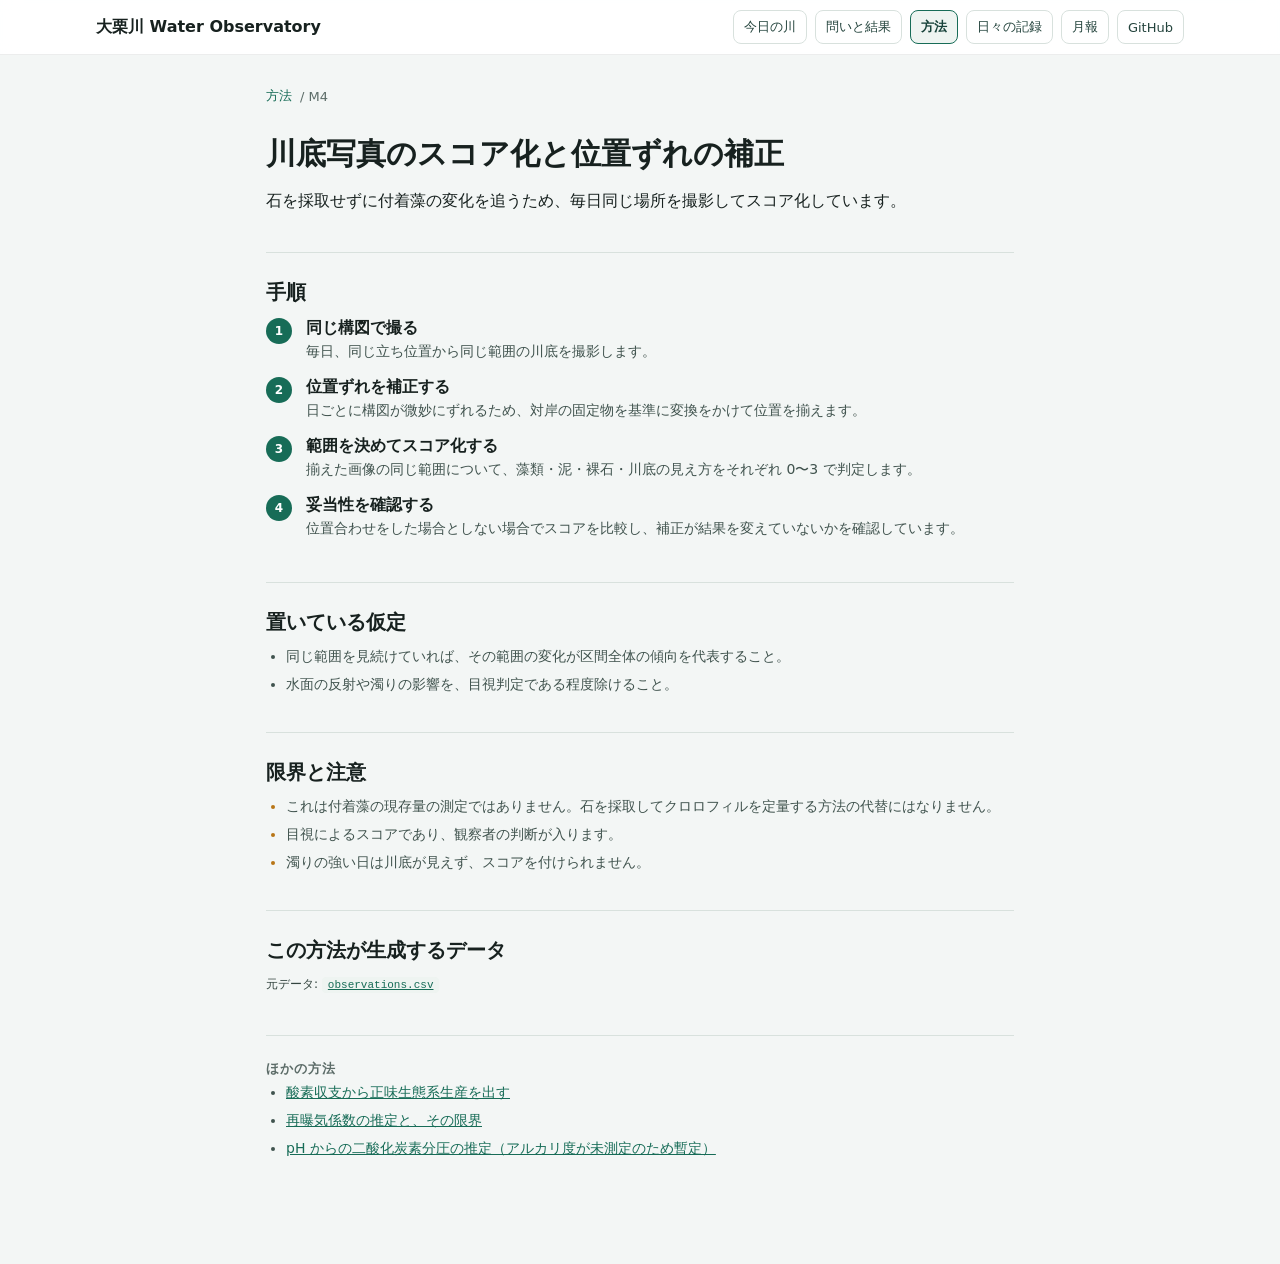
<file: methods/m4-photo-score.html>
<!doctype html>
<html lang="ja">
<head>
  <meta charset="utf-8" />
  <meta name="viewport" content="width=device-width, initial-scale=1" />
  <title>川底写真のスコア化と位置ずれの補正 | 大栗川 Water Observatory</title>
  <meta name="description" content="石を採取せずに付着藻の変化を追うため、毎日同じ場所を撮影してスコア化しています。" />
  <link rel="stylesheet" href="../style.css" />
</head>
<body>
  <header class="site-header">
    <div class="site-header-inner">
      <a class="site-mark" href="../index.html">大栗川 Water Observatory</a>
      <nav class="site-nav" aria-label="サイトナビゲーション">
        <a href="../index.html">今日の川</a>
        <a href="../questions/index.html">問いと結果</a>
        <span class="is-current" aria-current="page">方法</span>
        <a href="../daily.html">日々の記録</a>
        <a href="../monthly/index.html">月報</a>
        <a href="https://github.com/hiroshi75/ohgurigawa-water-observatory">GitHub</a>
      </nav>
    </div>
  </header>
  <main class="app article">
    <nav class="breadcrumb"><a href="index.html">方法</a> / M4</nav>
    <header class="article-head">
      <h1>川底写真のスコア化と位置ずれの補正</h1>
      <p class="lead">石を採取せずに付着藻の変化を追うため、毎日同じ場所を撮影してスコア化しています。</p>
    </header>

    

    <section class="article-section">
      <h2>手順</h2>
      <ol class="step-list"><li><strong>同じ構図で撮る</strong><span>毎日、同じ立ち位置から同じ範囲の川底を撮影します。</span></li><li><strong>位置ずれを補正する</strong><span>日ごとに構図が微妙にずれるため、対岸の固定物を基準に変換をかけて位置を揃えます。</span></li><li><strong>範囲を決めてスコア化する</strong><span>揃えた画像の同じ範囲について、藻類・泥・裸石・川底の見え方をそれぞれ 0〜3 で判定します。</span></li><li><strong>妥当性を確認する</strong><span>位置合わせをした場合としない場合でスコアを比較し、補正が結果を変えていないかを確認しています。</span></li></ol>
    </section>

    <section class="article-section">
      <h2>置いている仮定</h2>
      <ul class="reason-list"><li>同じ範囲を見続けていれば、その範囲の変化が区間全体の傾向を代表すること。</li><li>水面の反射や濁りの影響を、目視判定である程度除けること。</li></ul>
    </section>

    <section class="article-section">
      <h2>限界と注意</h2>
      <ul class="limit-list"><li>これは付着藻の現存量の測定ではありません。石を採取してクロロフィルを定量する方法の代替にはなりません。</li><li>目視によるスコアであり、観察者の判断が入ります。</li><li>濁りの強い日は川底が見えず、スコアを付けられません。</li></ul>
    </section>

    <section class="article-section">
      <h2>この方法が生成するデータ</h2>
      <p class="source-files">元データ: <a href="../data/observations.csv"><code>observations.csv</code></a></p>
    </section>

    <nav class="article-nav">
      <p class="eyebrow">ほかの方法</p>
      <ul class="link-list"><li><a href="m1-oxygen-budget.html">酸素収支から正味生態系生産を出す</a></li><li><a href="m2-reaeration-k.html">再曝気係数の推定と、その限界</a></li><li><a href="m3-alkalinity-pco2.html">pH からの二酸化炭素分圧の推定（アルカリ度が未測定のため暫定）</a></li></ul>
    </nav>
  </main>
</body>
</html>
</file>
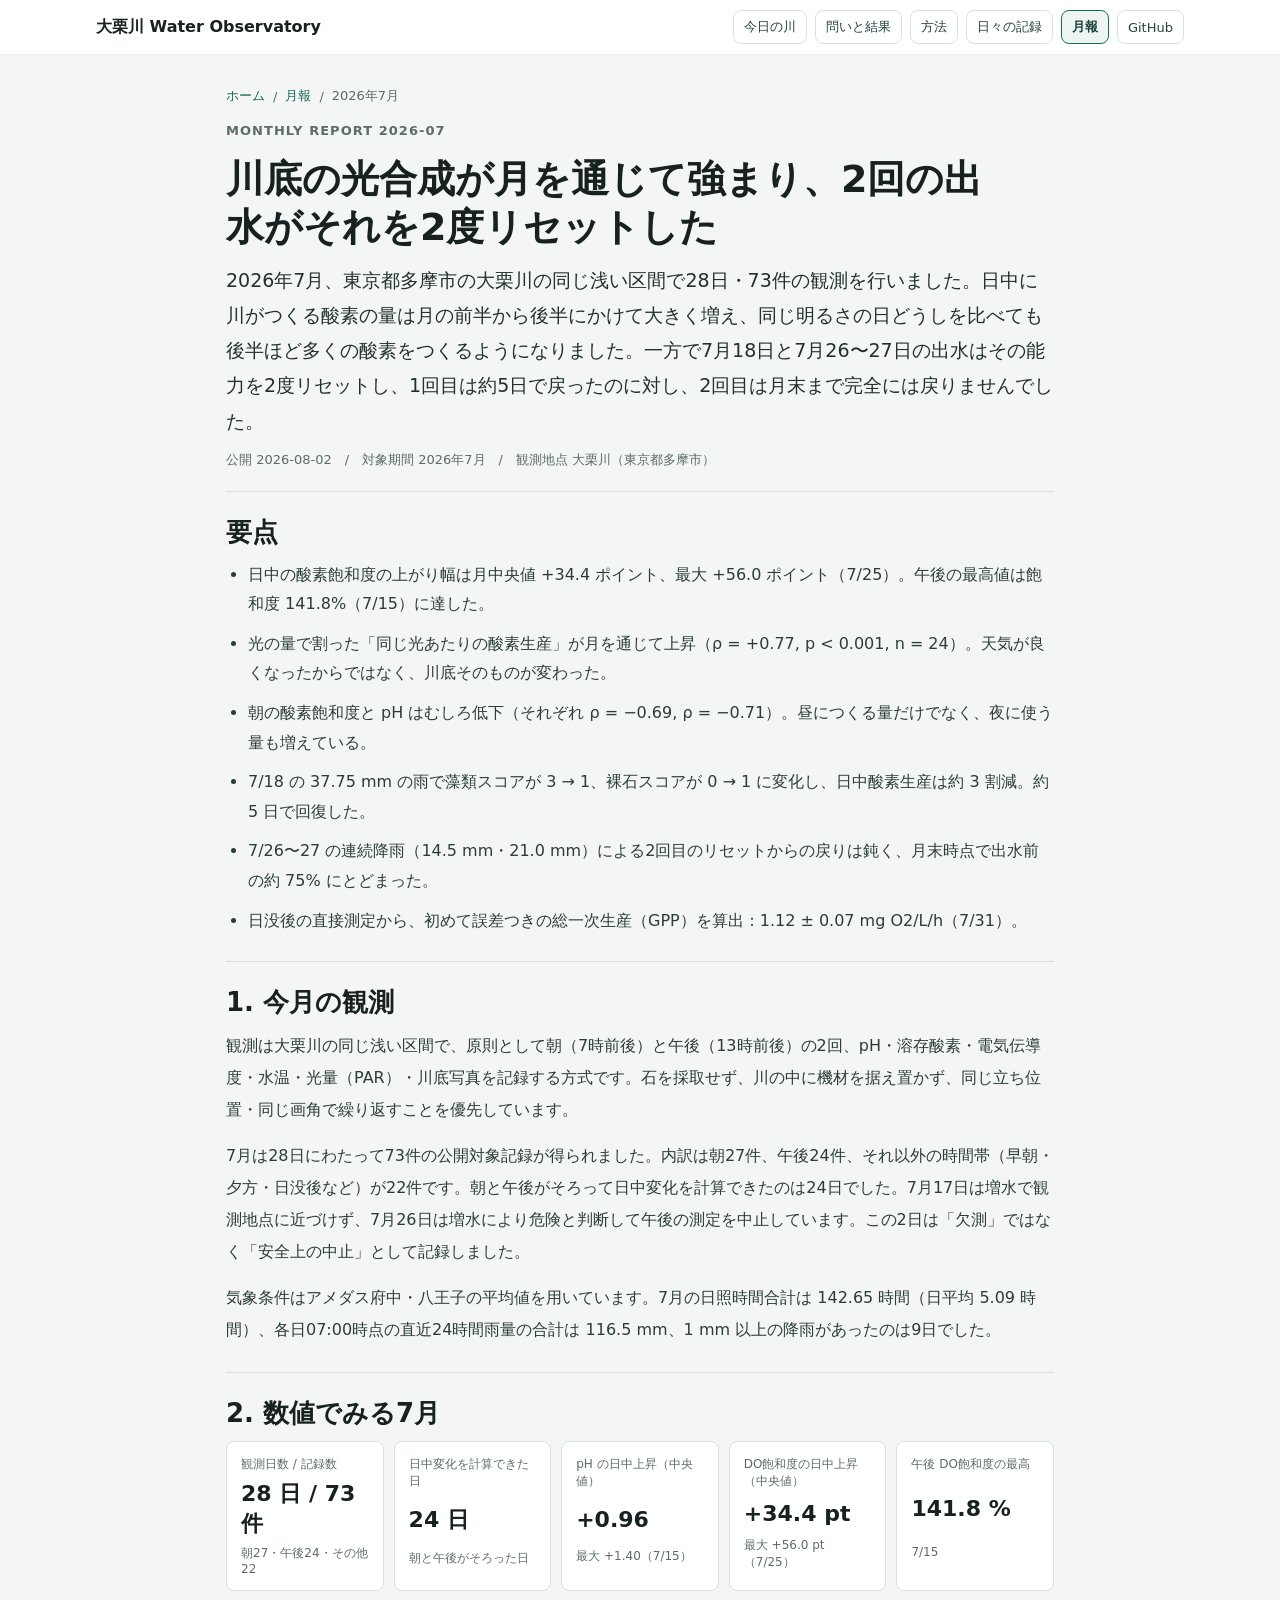
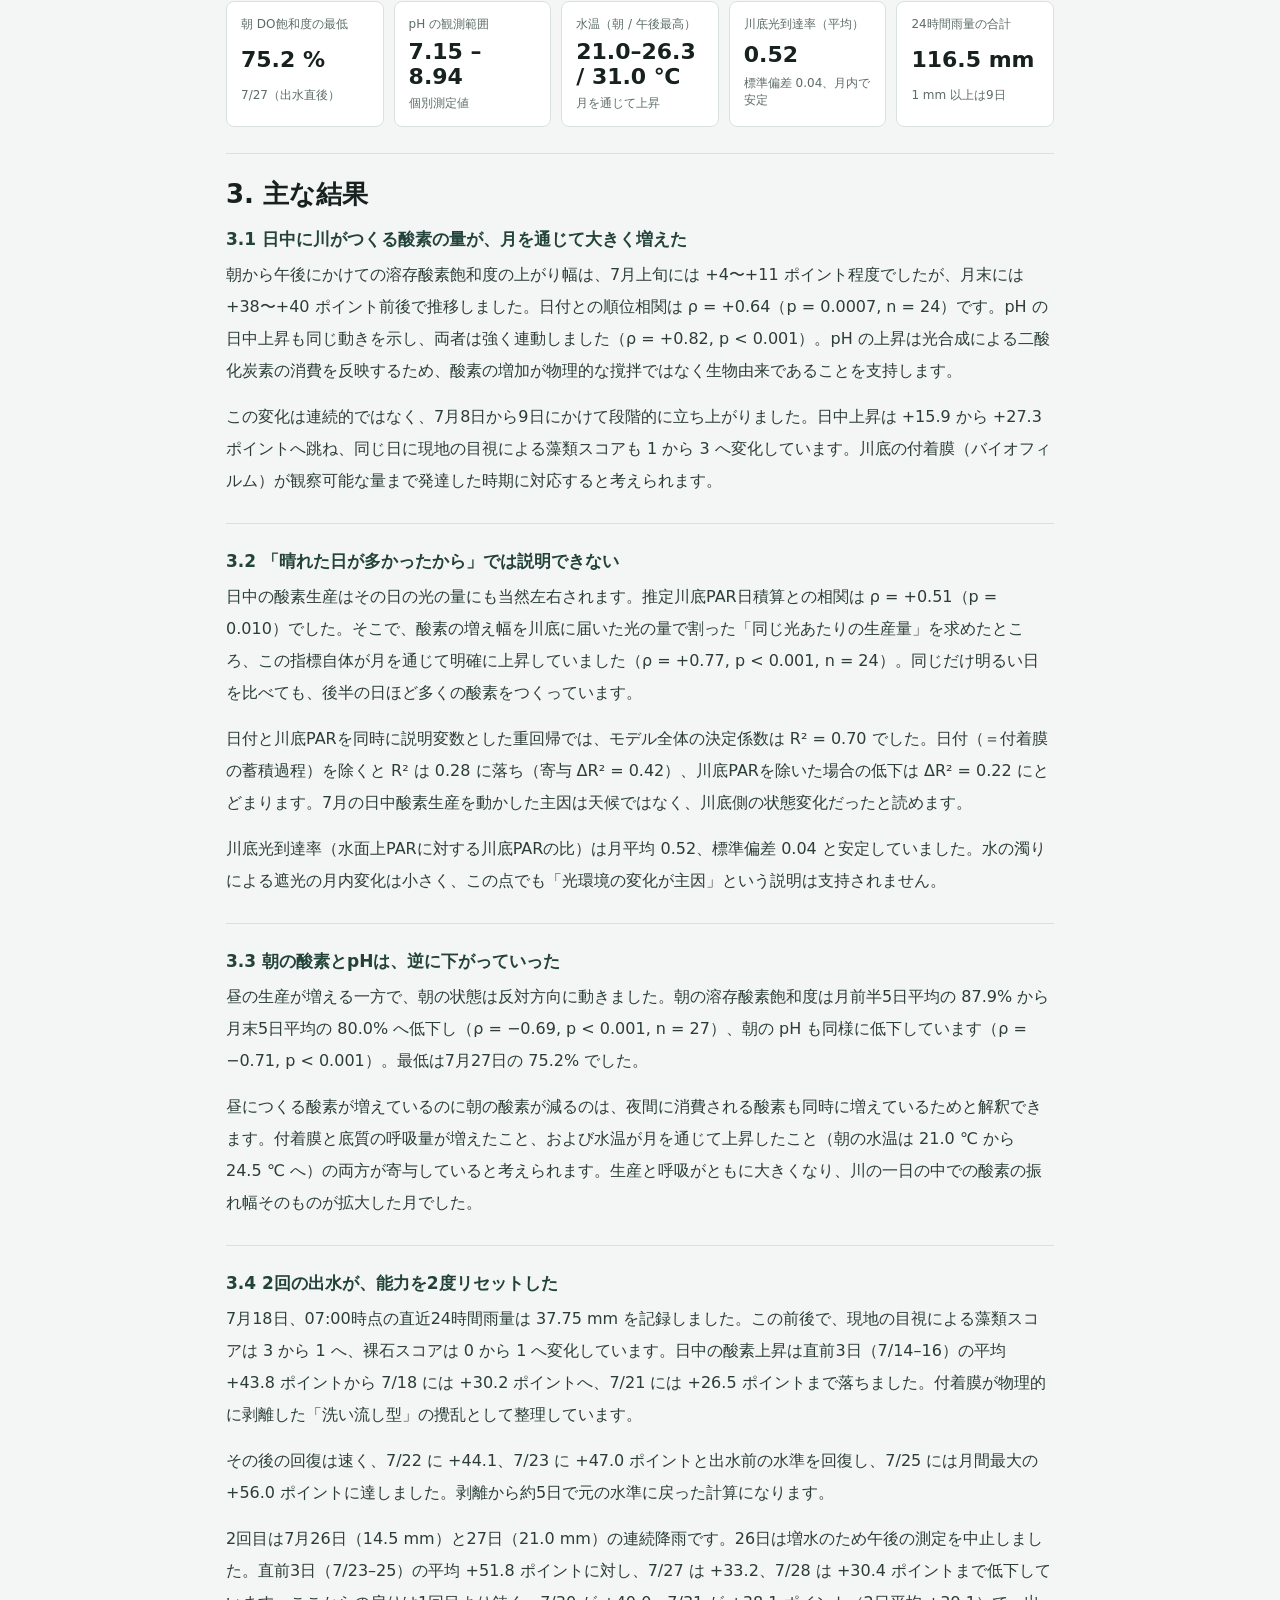
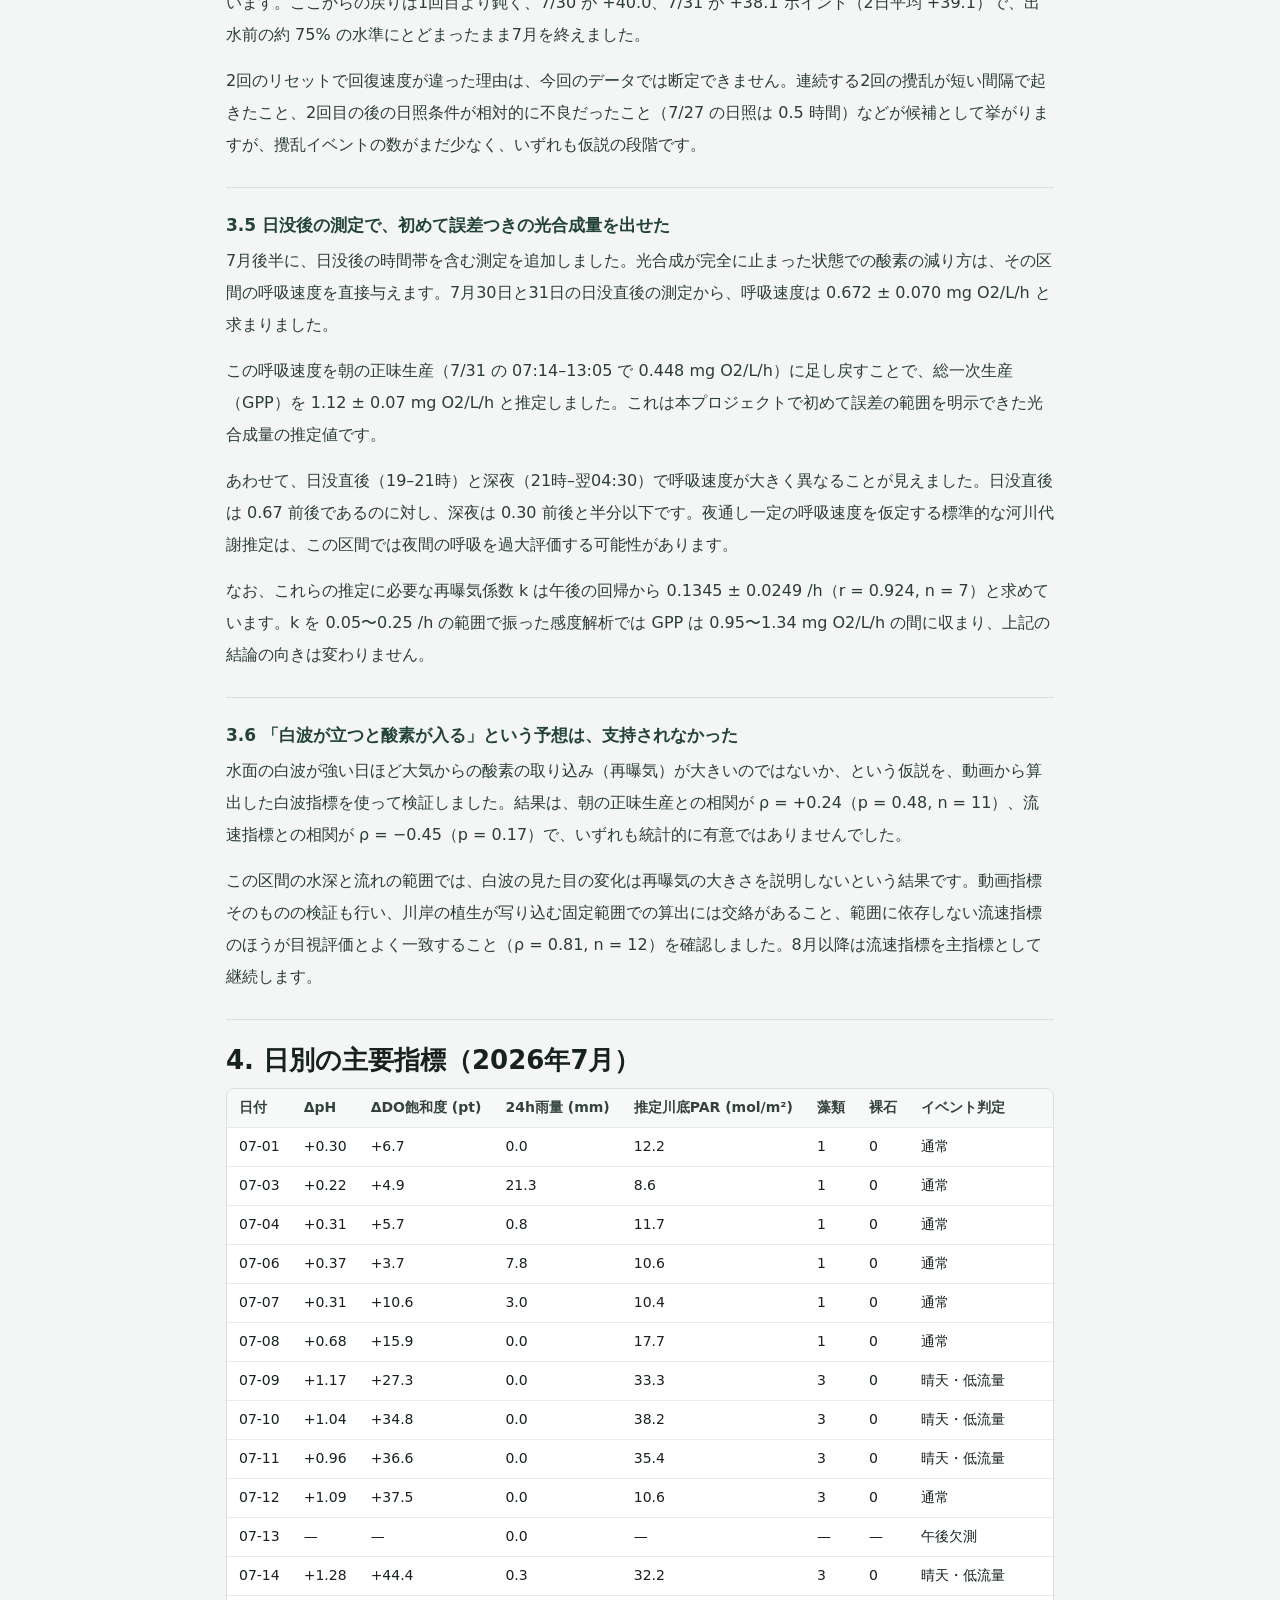
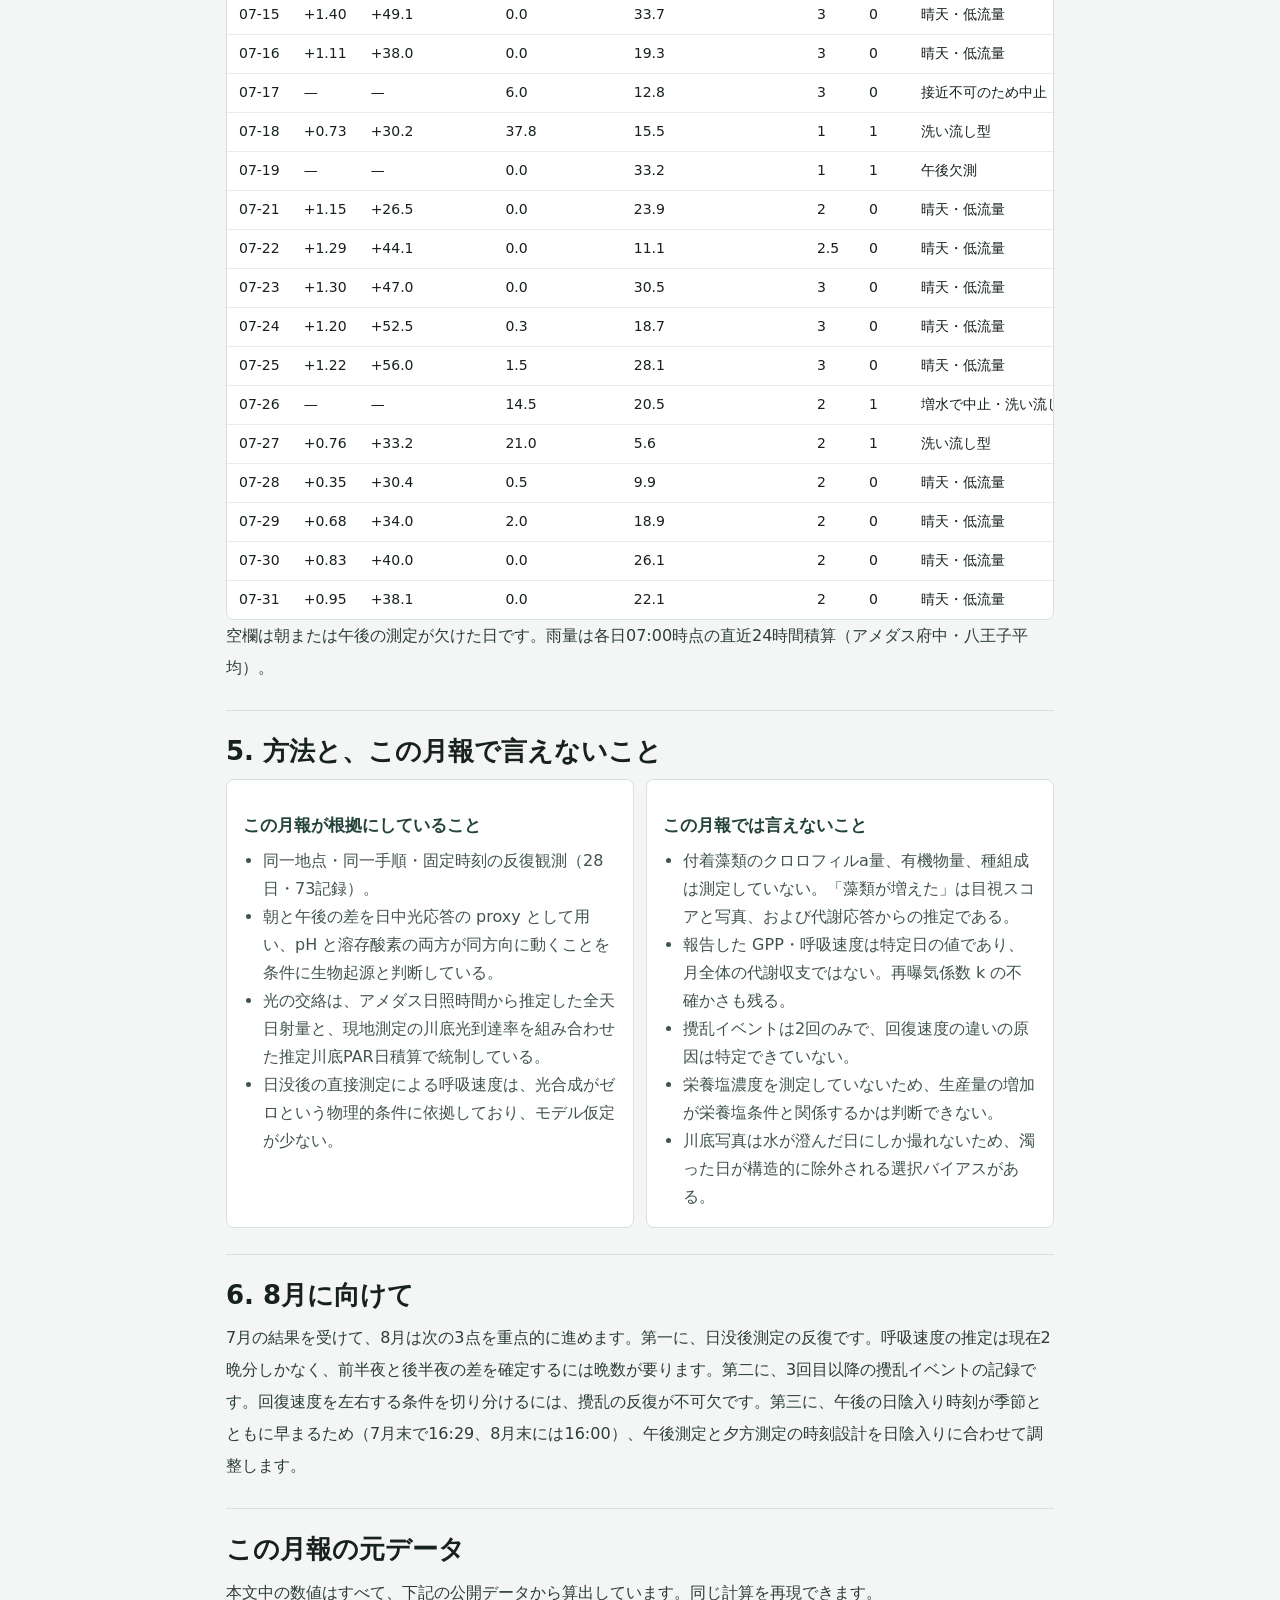
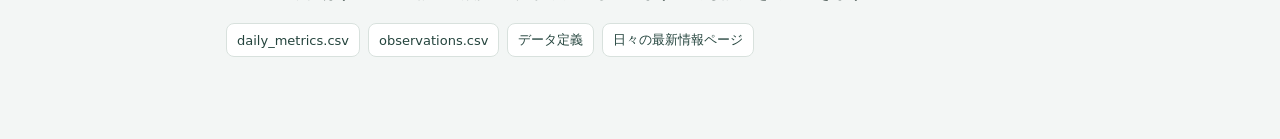
<file: monthly/2026-07.html>
<!doctype html>
<html lang="ja">
<head>
  <meta charset="utf-8" />
  <meta name="viewport" content="width=device-width, initial-scale=1" />
  <title>2026年7月 月次報告 | 大栗川 Water Observatory</title>
  <meta name="description" content="2026年7月、東京都多摩市の大栗川の同じ浅い区間で28日・73件の観測を行いました。日中に川がつくる酸素の量は月の前半から後半にかけて大きく増え、同じ明るさの日どうしを比べても後半ほど多くの酸素をつくるようになりました" />
  <link rel="stylesheet" href="../style.css" />
</head>
<body>
  <header class="site-header">
    <div class="site-header-inner">
      <a class="site-mark" href="../index.html">大栗川 Water Observatory</a>
      <nav class="site-nav" aria-label="サイトナビゲーション">
        <a href="../index.html">今日の川</a>
        <a href="../questions/index.html">問いと結果</a>
        <a href="../methods/index.html">方法</a>
        <a href="../daily.html">日々の記録</a>
        <span class="is-current" aria-current="page">月報</span>
        <a href="https://github.com/hiroshi75/ohgurigawa-water-observatory">GitHub</a>
      </nav>
    </div>
  </header>

  <main class="app report">
    <nav class="breadcrumb" aria-label="パンくずリスト">
      <a href="../index.html">ホーム</a> <span>/</span> <a href="index.html">月報</a> <span>/</span> <span>2026年7月</span>
    </nav>

    <article>
      <header class="report-header">
        <p class="eyebrow">Monthly report 2026-07</p>
        <h1>川底の光合成が月を通じて強まり、2回の出水がそれを2度リセットした</h1>
        <p class="lead">2026年7月、東京都多摩市の大栗川の同じ浅い区間で28日・73件の観測を行いました。日中に川がつくる酸素の量は月の前半から後半にかけて大きく増え、同じ明るさの日どうしを比べても後半ほど多くの酸素をつくるようになりました。一方で7月18日と7月26〜27日の出水はその能力を2度リセットし、1回目は約5日で戻ったのに対し、2回目は月末まで完全には戻りませんでした。</p>
        <p class="report-meta">公開 2026-08-02　/　対象期間 2026年7月　/　観測地点 大栗川（東京都多摩市）</p>
        
      </header>

      <section class="report-block highlight-block">
        <h2>要点</h2>
        <ul class="highlight-list"><li>日中の酸素飽和度の上がり幅は月中央値 +34.4 ポイント、最大 +56.0 ポイント（7/25）。午後の最高値は飽和度 141.8%（7/15）に達した。</li><li>光の量で割った「同じ光あたりの酸素生産」が月を通じて上昇（ρ = +0.77, p &lt; 0.001, n = 24）。天気が良くなったからではなく、川底そのものが変わった。</li><li>朝の酸素飽和度と pH はむしろ低下（それぞれ ρ = −0.69, ρ = −0.71）。昼につくる量だけでなく、夜に使う量も増えている。</li><li>7/18 の 37.75 mm の雨で藻類スコアが 3 → 1、裸石スコアが 0 → 1 に変化し、日中酸素生産は約 3 割減。約 5 日で回復した。</li><li>7/26〜27 の連続降雨（14.5 mm・21.0 mm）による2回目のリセットからの戻りは鈍く、月末時点で出水前の約 75% にとどまった。</li><li>日没後の直接測定から、初めて誤差つきの総一次生産（GPP）を算出：1.12 ± 0.07 mg O2/L/h（7/31）。</li></ul>
      </section>

      <section class="report-block"><h2>1. 今月の観測</h2><p>観測は大栗川の同じ浅い区間で、原則として朝（7時前後）と午後（13時前後）の2回、pH・溶存酸素・電気伝導度・水温・光量（PAR）・川底写真を記録する方式です。石を採取せず、川の中に機材を据え置かず、同じ立ち位置・同じ画角で繰り返すことを優先しています。</p><p>7月は28日にわたって73件の公開対象記録が得られました。内訳は朝27件、午後24件、それ以外の時間帯（早朝・夕方・日没後など）が22件です。朝と午後がそろって日中変化を計算できたのは24日でした。7月17日は増水で観測地点に近づけず、7月26日は増水により危険と判断して午後の測定を中止しています。この2日は「欠測」ではなく「安全上の中止」として記録しました。</p><p>気象条件はアメダス府中・八王子の平均値を用いています。7月の日照時間合計は 142.65 時間（日平均 5.09 時間）、各日07:00時点の直近24時間雨量の合計は 116.5 mm、1 mm 以上の降雨があったのは9日でした。</p></section>
<section class="report-block"><h2>2. 数値でみる7月</h2><div class="stat-grid"><article class="stat-card"><span>観測日数 / 記録数</span><strong>28 日 / 73 件</strong><small>朝27・午後24・その他22</small></article><article class="stat-card"><span>日中変化を計算できた日</span><strong>24 日</strong><small>朝と午後がそろった日</small></article><article class="stat-card"><span>pH の日中上昇（中央値）</span><strong>+0.96</strong><small>最大 +1.40（7/15）</small></article><article class="stat-card"><span>DO飽和度の日中上昇（中央値）</span><strong>+34.4 pt</strong><small>最大 +56.0 pt（7/25）</small></article><article class="stat-card"><span>午後 DO飽和度の最高</span><strong>141.8 %</strong><small>7/15</small></article><article class="stat-card"><span>朝 DO飽和度の最低</span><strong>75.2 %</strong><small>7/27（出水直後）</small></article><article class="stat-card"><span>pH の観測範囲</span><strong>7.15 – 8.94</strong><small>個別測定値</small></article><article class="stat-card"><span>水温（朝 / 午後最高）</span><strong>21.0–26.3 / 31.0 ℃</strong><small>月を通じて上昇</small></article><article class="stat-card"><span>川底光到達率（平均）</span><strong>0.52</strong><small>標準偏差 0.04、月内で安定</small></article><article class="stat-card"><span>24時間雨量の合計</span><strong>116.5 mm</strong><small>1 mm 以上は9日</small></article></div></section>
<section class="report-block"><h2>3. 主な結果</h2><h3>3.1 日中に川がつくる酸素の量が、月を通じて大きく増えた</h3><p>朝から午後にかけての溶存酸素飽和度の上がり幅は、7月上旬には +4〜+11 ポイント程度でしたが、月末には +38〜+40 ポイント前後で推移しました。日付との順位相関は ρ = +0.64（p = 0.0007, n = 24）です。pH の日中上昇も同じ動きを示し、両者は強く連動しました（ρ = +0.82, p &lt; 0.001）。pH の上昇は光合成による二酸化炭素の消費を反映するため、酸素の増加が物理的な撹拌ではなく生物由来であることを支持します。</p><p>この変化は連続的ではなく、7月8日から9日にかけて段階的に立ち上がりました。日中上昇は +15.9 から +27.3 ポイントへ跳ね、同じ日に現地の目視による藻類スコアも 1 から 3 へ変化しています。川底の付着膜（バイオフィルム）が観察可能な量まで発達した時期に対応すると考えられます。</p></section>
<section class="report-block"><h3>3.2 「晴れた日が多かったから」では説明できない</h3><p>日中の酸素生産はその日の光の量にも当然左右されます。推定川底PAR日積算との相関は ρ = +0.51（p = 0.010）でした。そこで、酸素の増え幅を川底に届いた光の量で割った「同じ光あたりの生産量」を求めたところ、この指標自体が月を通じて明確に上昇していました（ρ = +0.77, p &lt; 0.001, n = 24）。同じだけ明るい日を比べても、後半の日ほど多くの酸素をつくっています。</p><p>日付と川底PARを同時に説明変数とした重回帰では、モデル全体の決定係数は R² = 0.70 でした。日付（＝付着膜の蓄積過程）を除くと R² は 0.28 に落ち（寄与 ΔR² = 0.42）、川底PARを除いた場合の低下は ΔR² = 0.22 にとどまります。7月の日中酸素生産を動かした主因は天候ではなく、川底側の状態変化だったと読めます。</p><p>川底光到達率（水面上PARに対する川底PARの比）は月平均 0.52、標準偏差 0.04 と安定していました。水の濁りによる遮光の月内変化は小さく、この点でも「光環境の変化が主因」という説明は支持されません。</p></section>
<section class="report-block"><h3>3.3 朝の酸素とpHは、逆に下がっていった</h3><p>昼の生産が増える一方で、朝の状態は反対方向に動きました。朝の溶存酸素飽和度は月前半5日平均の 87.9% から月末5日平均の 80.0% へ低下し（ρ = −0.69, p &lt; 0.001, n = 27）、朝の pH も同様に低下しています（ρ = −0.71, p &lt; 0.001）。最低は7月27日の 75.2% でした。</p><p>昼につくる酸素が増えているのに朝の酸素が減るのは、夜間に消費される酸素も同時に増えているためと解釈できます。付着膜と底質の呼吸量が増えたこと、および水温が月を通じて上昇したこと（朝の水温は 21.0 ℃ から 24.5 ℃ へ）の両方が寄与していると考えられます。生産と呼吸がともに大きくなり、川の一日の中での酸素の振れ幅そのものが拡大した月でした。</p></section>
<section class="report-block"><h3>3.4 2回の出水が、能力を2度リセットした</h3><p>7月18日、07:00時点の直近24時間雨量は 37.75 mm を記録しました。この前後で、現地の目視による藻類スコアは 3 から 1 へ、裸石スコアは 0 から 1 へ変化しています。日中の酸素上昇は直前3日（7/14–16）の平均 +43.8 ポイントから 7/18 には +30.2 ポイントへ、7/21 には +26.5 ポイントまで落ちました。付着膜が物理的に剥離した「洗い流し型」の攪乱として整理しています。</p><p>その後の回復は速く、7/22 に +44.1、7/23 に +47.0 ポイントと出水前の水準を回復し、7/25 には月間最大の +56.0 ポイントに達しました。剥離から約5日で元の水準に戻った計算になります。</p><p>2回目は7月26日（14.5 mm）と27日（21.0 mm）の連続降雨です。26日は増水のため午後の測定を中止しました。直前3日（7/23–25）の平均 +51.8 ポイントに対し、7/27 は +33.2、7/28 は +30.4 ポイントまで低下しています。ここからの戻りは1回目より鈍く、7/30 が +40.0、7/31 が +38.1 ポイント（2日平均 +39.1）で、出水前の約 75% の水準にとどまったまま7月を終えました。</p><p>2回のリセットで回復速度が違った理由は、今回のデータでは断定できません。連続する2回の攪乱が短い間隔で起きたこと、2回目の後の日照条件が相対的に不良だったこと（7/27 の日照は 0.5 時間）などが候補として挙がりますが、攪乱イベントの数がまだ少なく、いずれも仮説の段階です。</p></section>
<section class="report-block"><h3>3.5 日没後の測定で、初めて誤差つきの光合成量を出せた</h3><p>7月後半に、日没後の時間帯を含む測定を追加しました。光合成が完全に止まった状態での酸素の減り方は、その区間の呼吸速度を直接与えます。7月30日と31日の日没直後の測定から、呼吸速度は 0.672 ± 0.070 mg O2/L/h と求まりました。</p><p>この呼吸速度を朝の正味生産（7/31 の 07:14–13:05 で 0.448 mg O2/L/h）に足し戻すことで、総一次生産（GPP）を 1.12 ± 0.07 mg O2/L/h と推定しました。これは本プロジェクトで初めて誤差の範囲を明示できた光合成量の推定値です。</p><p>あわせて、日没直後（19–21時）と深夜（21時–翌04:30）で呼吸速度が大きく異なることが見えました。日没直後は 0.67 前後であるのに対し、深夜は 0.30 前後と半分以下です。夜通し一定の呼吸速度を仮定する標準的な河川代謝推定は、この区間では夜間の呼吸を過大評価する可能性があります。</p><p>なお、これらの推定に必要な再曝気係数 k は午後の回帰から 0.1345 ± 0.0249 /h（r = 0.924, n = 7）と求めています。k を 0.05〜0.25 /h の範囲で振った感度解析では GPP は 0.95〜1.34 mg O2/L/h の間に収まり、上記の結論の向きは変わりません。</p></section>
<section class="report-block"><h3>3.6 「白波が立つと酸素が入る」という予想は、支持されなかった</h3><p>水面の白波が強い日ほど大気からの酸素の取り込み（再曝気）が大きいのではないか、という仮説を、動画から算出した白波指標を使って検証しました。結果は、朝の正味生産との相関が ρ = +0.24（p = 0.48, n = 11）、流速指標との相関が ρ = −0.45（p = 0.17）で、いずれも統計的に有意ではありませんでした。</p><p>この区間の水深と流れの範囲では、白波の見た目の変化は再曝気の大きさを説明しないという結果です。動画指標そのものの検証も行い、川岸の植生が写り込む固定範囲での算出には交絡があること、範囲に依存しない流速指標のほうが目視評価とよく一致すること（ρ = 0.81, n = 12）を確認しました。8月以降は流速指標を主指標として継続します。</p></section>
<section class="report-block"><h2>4. 日別の主要指標（2026年7月）</h2><div class="table-wrap compact-table"><table><thead><tr><th>日付</th><th>ΔpH</th><th>ΔDO飽和度 (pt)</th><th>24h雨量 (mm)</th><th>推定川底PAR (mol/m²)</th><th>藻類</th><th>裸石</th><th>イベント判定</th></tr></thead><tbody><tr><td>07-01</td><td>+0.30</td><td>+6.7</td><td>0.0</td><td>12.2</td><td>1</td><td>0</td><td>通常</td></tr><tr><td>07-03</td><td>+0.22</td><td>+4.9</td><td>21.3</td><td>8.6</td><td>1</td><td>0</td><td>通常</td></tr><tr><td>07-04</td><td>+0.31</td><td>+5.7</td><td>0.8</td><td>11.7</td><td>1</td><td>0</td><td>通常</td></tr><tr><td>07-06</td><td>+0.37</td><td>+3.7</td><td>7.8</td><td>10.6</td><td>1</td><td>0</td><td>通常</td></tr><tr><td>07-07</td><td>+0.31</td><td>+10.6</td><td>3.0</td><td>10.4</td><td>1</td><td>0</td><td>通常</td></tr><tr><td>07-08</td><td>+0.68</td><td>+15.9</td><td>0.0</td><td>17.7</td><td>1</td><td>0</td><td>通常</td></tr><tr><td>07-09</td><td>+1.17</td><td>+27.3</td><td>0.0</td><td>33.3</td><td>3</td><td>0</td><td>晴天・低流量</td></tr><tr><td>07-10</td><td>+1.04</td><td>+34.8</td><td>0.0</td><td>38.2</td><td>3</td><td>0</td><td>晴天・低流量</td></tr><tr><td>07-11</td><td>+0.96</td><td>+36.6</td><td>0.0</td><td>35.4</td><td>3</td><td>0</td><td>晴天・低流量</td></tr><tr><td>07-12</td><td>+1.09</td><td>+37.5</td><td>0.0</td><td>10.6</td><td>3</td><td>0</td><td>通常</td></tr><tr><td>07-13</td><td>—</td><td>—</td><td>0.0</td><td>—</td><td>—</td><td>—</td><td>午後欠測</td></tr><tr><td>07-14</td><td>+1.28</td><td>+44.4</td><td>0.3</td><td>32.2</td><td>3</td><td>0</td><td>晴天・低流量</td></tr><tr><td>07-15</td><td>+1.40</td><td>+49.1</td><td>0.0</td><td>33.7</td><td>3</td><td>0</td><td>晴天・低流量</td></tr><tr><td>07-16</td><td>+1.11</td><td>+38.0</td><td>0.0</td><td>19.3</td><td>3</td><td>0</td><td>晴天・低流量</td></tr><tr><td>07-17</td><td>—</td><td>—</td><td>6.0</td><td>12.8</td><td>3</td><td>0</td><td>接近不可のため中止</td></tr><tr><td>07-18</td><td>+0.73</td><td>+30.2</td><td>37.8</td><td>15.5</td><td>1</td><td>1</td><td>洗い流し型</td></tr><tr><td>07-19</td><td>—</td><td>—</td><td>0.0</td><td>33.2</td><td>1</td><td>1</td><td>午後欠測</td></tr><tr><td>07-21</td><td>+1.15</td><td>+26.5</td><td>0.0</td><td>23.9</td><td>2</td><td>0</td><td>晴天・低流量</td></tr><tr><td>07-22</td><td>+1.29</td><td>+44.1</td><td>0.0</td><td>11.1</td><td>2.5</td><td>0</td><td>晴天・低流量</td></tr><tr><td>07-23</td><td>+1.30</td><td>+47.0</td><td>0.0</td><td>30.5</td><td>3</td><td>0</td><td>晴天・低流量</td></tr><tr><td>07-24</td><td>+1.20</td><td>+52.5</td><td>0.3</td><td>18.7</td><td>3</td><td>0</td><td>晴天・低流量</td></tr><tr><td>07-25</td><td>+1.22</td><td>+56.0</td><td>1.5</td><td>28.1</td><td>3</td><td>0</td><td>晴天・低流量</td></tr><tr><td>07-26</td><td>—</td><td>—</td><td>14.5</td><td>20.5</td><td>2</td><td>1</td><td>増水で中止・洗い流し型</td></tr><tr><td>07-27</td><td>+0.76</td><td>+33.2</td><td>21.0</td><td>5.6</td><td>2</td><td>1</td><td>洗い流し型</td></tr><tr><td>07-28</td><td>+0.35</td><td>+30.4</td><td>0.5</td><td>9.9</td><td>2</td><td>0</td><td>晴天・低流量</td></tr><tr><td>07-29</td><td>+0.68</td><td>+34.0</td><td>2.0</td><td>18.9</td><td>2</td><td>0</td><td>晴天・低流量</td></tr><tr><td>07-30</td><td>+0.83</td><td>+40.0</td><td>0.0</td><td>26.1</td><td>2</td><td>0</td><td>晴天・低流量</td></tr><tr><td>07-31</td><td>+0.95</td><td>+38.1</td><td>0.0</td><td>22.1</td><td>2</td><td>0</td><td>晴天・低流量</td></tr></tbody></table></div><p class="table-note">空欄は朝または午後の測定が欠けた日です。雨量は各日07:00時点の直近24時間積算（アメダス府中・八王子平均）。</p></section>
<section class="report-block"><h2>5. 方法と、この月報で言えないこと</h2><div class="limits-grid"><article><h3>この月報が根拠にしていること</h3><ul><li>同一地点・同一手順・固定時刻の反復観測（28日・73記録）。</li><li>朝と午後の差を日中光応答の proxy として用い、pH と溶存酸素の両方が同方向に動くことを条件に生物起源と判断している。</li><li>光の交絡は、アメダス日照時間から推定した全天日射量と、現地測定の川底光到達率を組み合わせた推定川底PAR日積算で統制している。</li><li>日没後の直接測定による呼吸速度は、光合成がゼロという物理的条件に依拠しており、モデル仮定が少ない。</li></ul></article><article><h3>この月報では言えないこと</h3><ul><li>付着藻類のクロロフィルa量、有機物量、種組成は測定していない。「藻類が増えた」は目視スコアと写真、および代謝応答からの推定である。</li><li>報告した GPP・呼吸速度は特定日の値であり、月全体の代謝収支ではない。再曝気係数 k の不確かさも残る。</li><li>攪乱イベントは2回のみで、回復速度の違いの原因は特定できていない。</li><li>栄養塩濃度を測定していないため、生産量の増加が栄養塩条件と関係するかは判断できない。</li><li>川底写真は水が澄んだ日にしか撮れないため、濁った日が構造的に除外される選択バイアスがある。</li></ul></article></div></section>
<section class="report-block"><h2>6. 8月に向けて</h2><p>7月の結果を受けて、8月は次の3点を重点的に進めます。第一に、日没後測定の反復です。呼吸速度の推定は現在2晩分しかなく、前半夜と後半夜の差を確定するには晩数が要ります。第二に、3回目以降の攪乱イベントの記録です。回復速度を左右する条件を切り分けるには、攪乱の反復が不可欠です。第三に、午後の日陰入り時刻が季節とともに早まるため（7月末で16:29、8月末には16:00）、午後測定と夕方測定の時刻設計を日陰入りに合わせて調整します。</p></section>

      <section class="report-block downloads">
        <h2>この月報の元データ</h2>
        <p>本文中の数値はすべて、下記の公開データから算出しています。同じ計算を再現できます。</p>
        <div class="download-links">
          <a href="../data/daily_metrics.csv">daily_metrics.csv</a>
          <a href="../data/observations.csv">observations.csv</a>
          <a href="../data/data-dictionary.md">データ定義</a>
          <a href="../daily.html">日々の最新情報ページ</a>
        </div>
      </section>
    </article>
  </main>
</body>
</html>
</file>
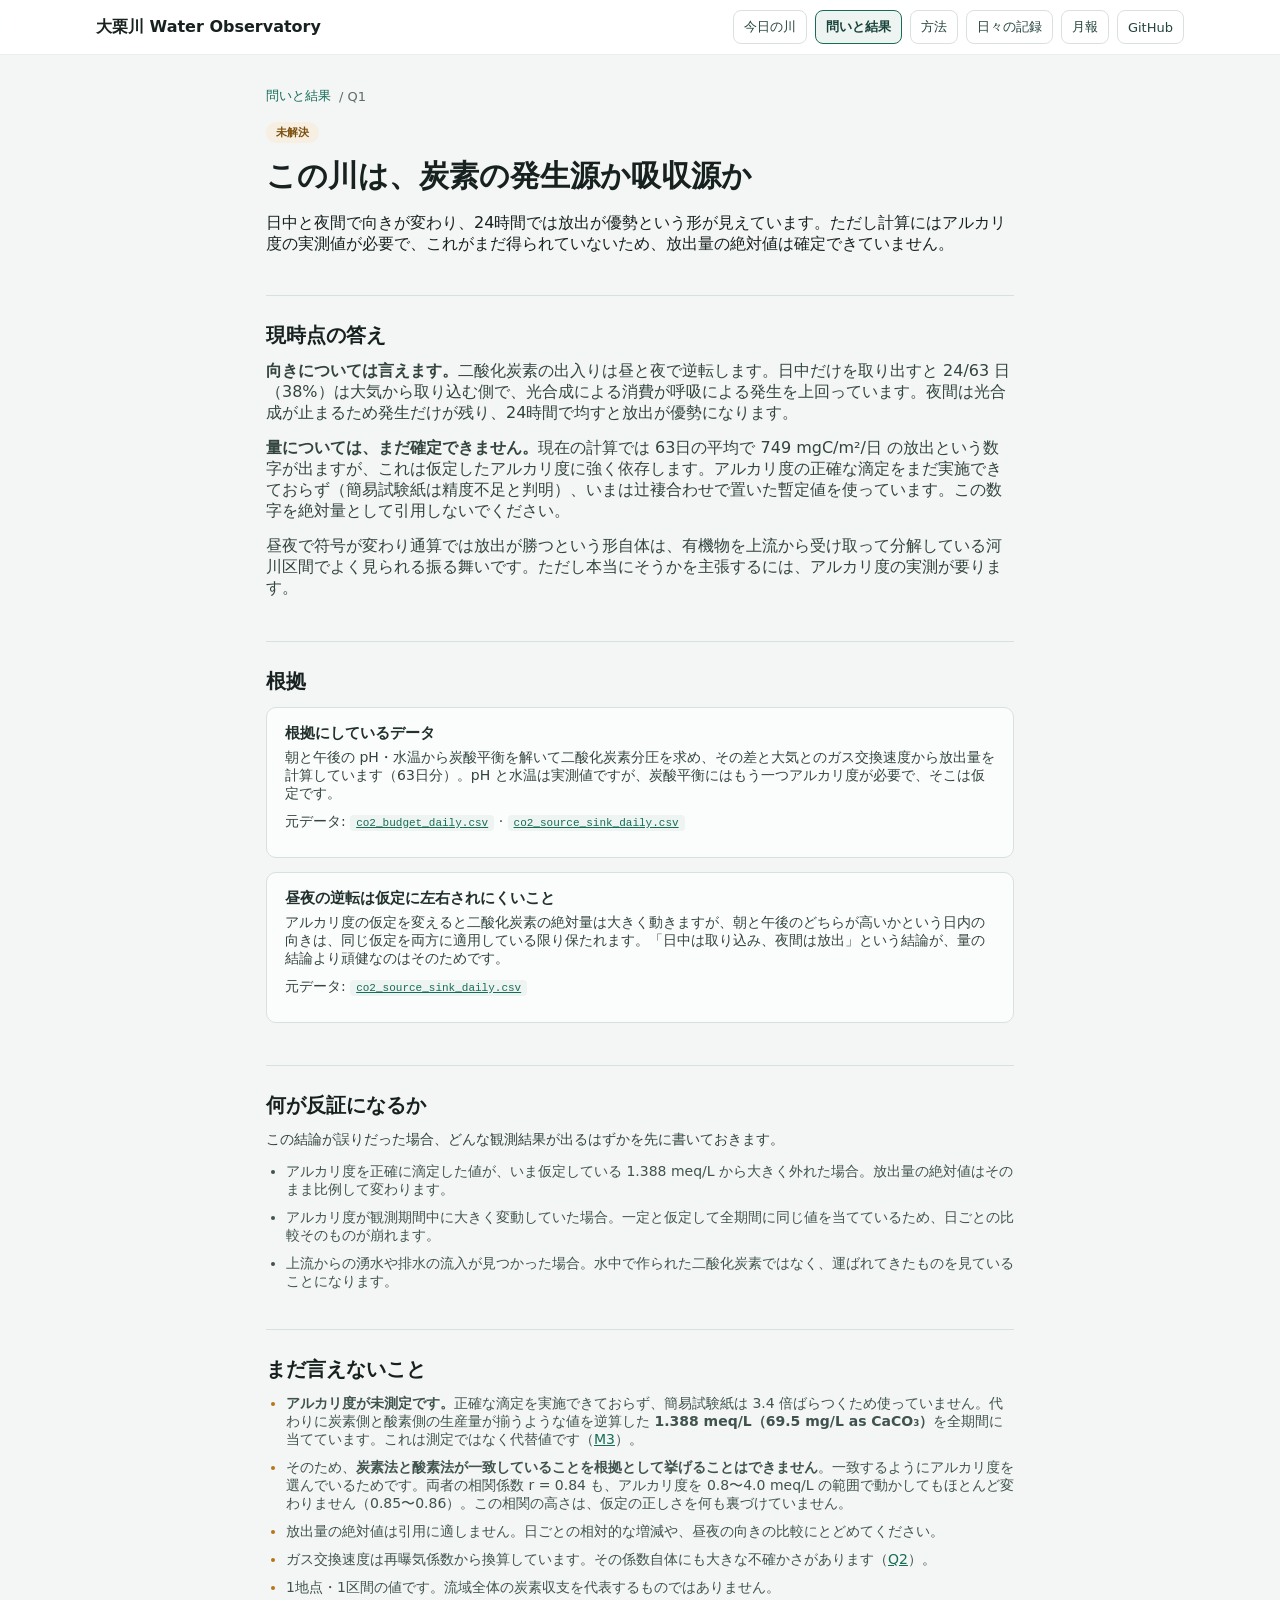
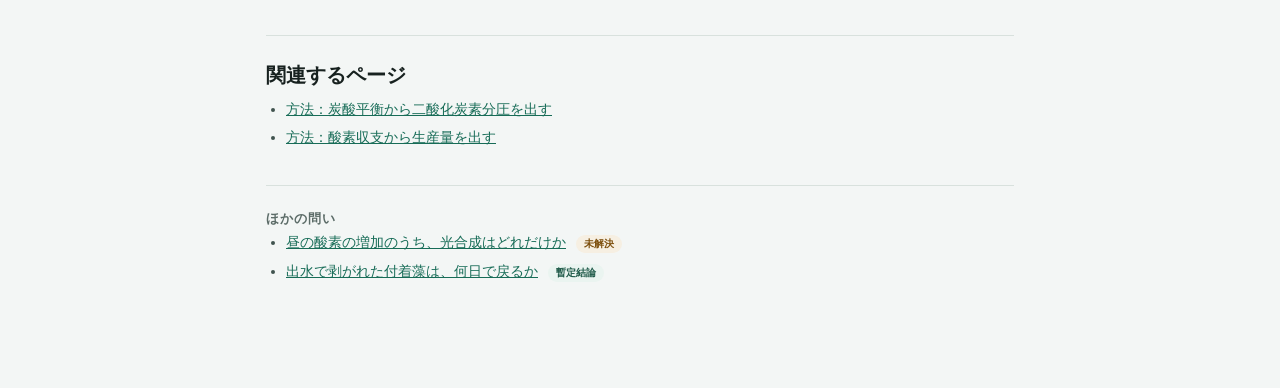
<file: questions/q1-carbon-source.html>
<!doctype html>
<html lang="ja">
<head>
  <meta charset="utf-8" />
  <meta name="viewport" content="width=device-width, initial-scale=1" />
  <title>この川は、炭素の発生源か吸収源か | 大栗川 Water Observatory</title>
  <meta name="description" content="日中と夜間で向きが変わり、24時間では放出が優勢という形が見えています。ただし計算にはアルカリ度の実測値が必要で、これがまだ得られていないため、放出量の絶対値は確定できていません。" />
  <link rel="stylesheet" href="../style.css" />
</head>
<body>
  <header class="site-header">
    <div class="site-header-inner">
      <a class="site-mark" href="../index.html">大栗川 Water Observatory</a>
      <nav class="site-nav" aria-label="サイトナビゲーション">
        <a href="../index.html">今日の川</a>
        <span class="is-current" aria-current="page">問いと結果</span>
        <a href="../methods/index.html">方法</a>
        <a href="../daily.html">日々の記録</a>
        <a href="../monthly/index.html">月報</a>
        <a href="https://github.com/hiroshi75/ohgurigawa-water-observatory">GitHub</a>
      </nav>
    </div>
  </header>
  <main class="app article">
    <nav class="breadcrumb"><a href="index.html">問いと結果</a> / Q1</nav>
    <header class="article-head">
      <span class="status-badge is-open">未解決</span>
      <h1>この川は、炭素の発生源か吸収源か</h1>
      <p class="lead">日中と夜間で向きが変わり、24時間では放出が優勢という形が見えています。ただし計算にはアルカリ度の実測値が必要で、これがまだ得られていないため、放出量の絶対値は確定できていません。</p>
    </header>

    <section class="article-section">
      <h2>現時点の答え</h2>
      <p><strong>向きについては言えます。</strong>二酸化炭素の出入りは昼と夜で逆転します。日中だけを取り出すと 24/63 日（38%）は大気から取り込む側で、光合成による消費が呼吸による発生を上回っています。夜間は光合成が止まるため発生だけが残り、24時間で均すと放出が優勢になります。</p><p><strong>量については、まだ確定できません。</strong>現在の計算では 63日の平均で 749 mgC/m²/日 の放出という数字が出ますが、これは仮定したアルカリ度に強く依存します。アルカリ度の正確な滴定をまだ実施できておらず（簡易試験紙は精度不足と判明）、いまは辻褄合わせで置いた暫定値を使っています。この数字を絶対量として引用しないでください。</p><p>昼夜で符号が変わり通算では放出が勝つという形自体は、有機物を上流から受け取って分解している河川区間でよく見られる振る舞いです。ただし本当にそうかを主張するには、アルカリ度の実測が要ります。</p>
    </section>

    <section class="article-section">
      <h2>根拠</h2>
      <div class="evidence-block"><h3>根拠にしているデータ</h3><p>朝と午後の pH・水温から炭酸平衡を解いて二酸化炭素分圧を求め、その差と大気とのガス交換速度から放出量を計算しています（63日分）。pH と水温は実測値ですが、炭酸平衡にはもう一つアルカリ度が必要で、そこは仮定です。</p><p class="source-files">元データ: <a href="../data/derived/co2_budget_daily.csv"><code>co2_budget_daily.csv</code></a> · <a href="../data/derived/co2_source_sink_daily.csv"><code>co2_source_sink_daily.csv</code></a></p></div><div class="evidence-block"><h3>昼夜の逆転は仮定に左右されにくいこと</h3><p>アルカリ度の仮定を変えると二酸化炭素の絶対量は大きく動きますが、朝と午後のどちらが高いかという日内の向きは、同じ仮定を両方に適用している限り保たれます。「日中は取り込み、夜間は放出」という結論が、量の結論より頑健なのはそのためです。</p><p class="source-files">元データ: <a href="../data/derived/co2_source_sink_daily.csv"><code>co2_source_sink_daily.csv</code></a></p></div>
    </section>

    <section class="article-section">
      <h2>何が反証になるか</h2>
      <p class="section-note">この結論が誤りだった場合、どんな観測結果が出るはずかを先に書いておきます。</p>
      <ul class="reason-list"><li>アルカリ度を正確に滴定した値が、いま仮定している 1.388 meq/L から大きく外れた場合。放出量の絶対値はそのまま比例して変わります。</li><li>アルカリ度が観測期間中に大きく変動していた場合。一定と仮定して全期間に同じ値を当てているため、日ごとの比較そのものが崩れます。</li><li>上流からの湧水や排水の流入が見つかった場合。水中で作られた二酸化炭素ではなく、運ばれてきたものを見ていることになります。</li></ul>
    </section>

    <section class="article-section">
      <h2>まだ言えないこと</h2>
      <ul class="limit-list"><li><strong>アルカリ度が未測定です。</strong>正確な滴定を実施できておらず、簡易試験紙は 3.4 倍ばらつくため使っていません。代わりに炭素側と酸素側の生産量が揃うような値を逆算した <strong>1.388 meq/L（69.5 mg/L as CaCO₃）</strong>を全期間に当てています。これは測定ではなく代替値です（<a href="../methods/m3-alkalinity-pco2.html">M3</a>）。</li><li>そのため、<strong>炭素法と酸素法が一致していることを根拠として挙げることはできません</strong>。一致するようにアルカリ度を選んでいるためです。両者の相関係数 r = 0.84 も、アルカリ度を 0.8〜4.0 meq/L の範囲で動かしてもほとんど変わりません（0.85〜0.86）。この相関の高さは、仮定の正しさを何も裏づけていません。</li><li>放出量の絶対値は引用に適しません。日ごとの相対的な増減や、昼夜の向きの比較にとどめてください。</li><li>ガス交換速度は再曝気係数から換算しています。その係数自体にも大きな不確かさがあります（<a href="q2-reaeration.html">Q2</a>）。</li><li>1地点・1区間の値です。流域全体の炭素収支を代表するものではありません。</li></ul>
    </section>

    <section class="article-section">
      <h2>関連するページ</h2>
      <ul class="link-list"><li><a href="../methods/m3-alkalinity-pco2.html">方法：炭酸平衡から二酸化炭素分圧を出す</a></li><li><a href="../methods/m1-oxygen-budget.html">方法：酸素収支から生産量を出す</a></li></ul>
    </section>

    <nav class="article-nav">
      <p class="eyebrow">ほかの問い</p>
      <ul class="link-list"><li><a href="q2-reaeration.html">昼の酸素の増加のうち、光合成はどれだけか</a> <span class="status-badge is-inline is-open">未解決</span></li><li><a href="q3-biofilm-recovery.html">出水で剥がれた付着藻は、何日で戻るか</a> <span class="status-badge is-inline is-provisional">暫定結論</span></li></ul>
    </nav>
  </main>
</body>
</html>
</file>
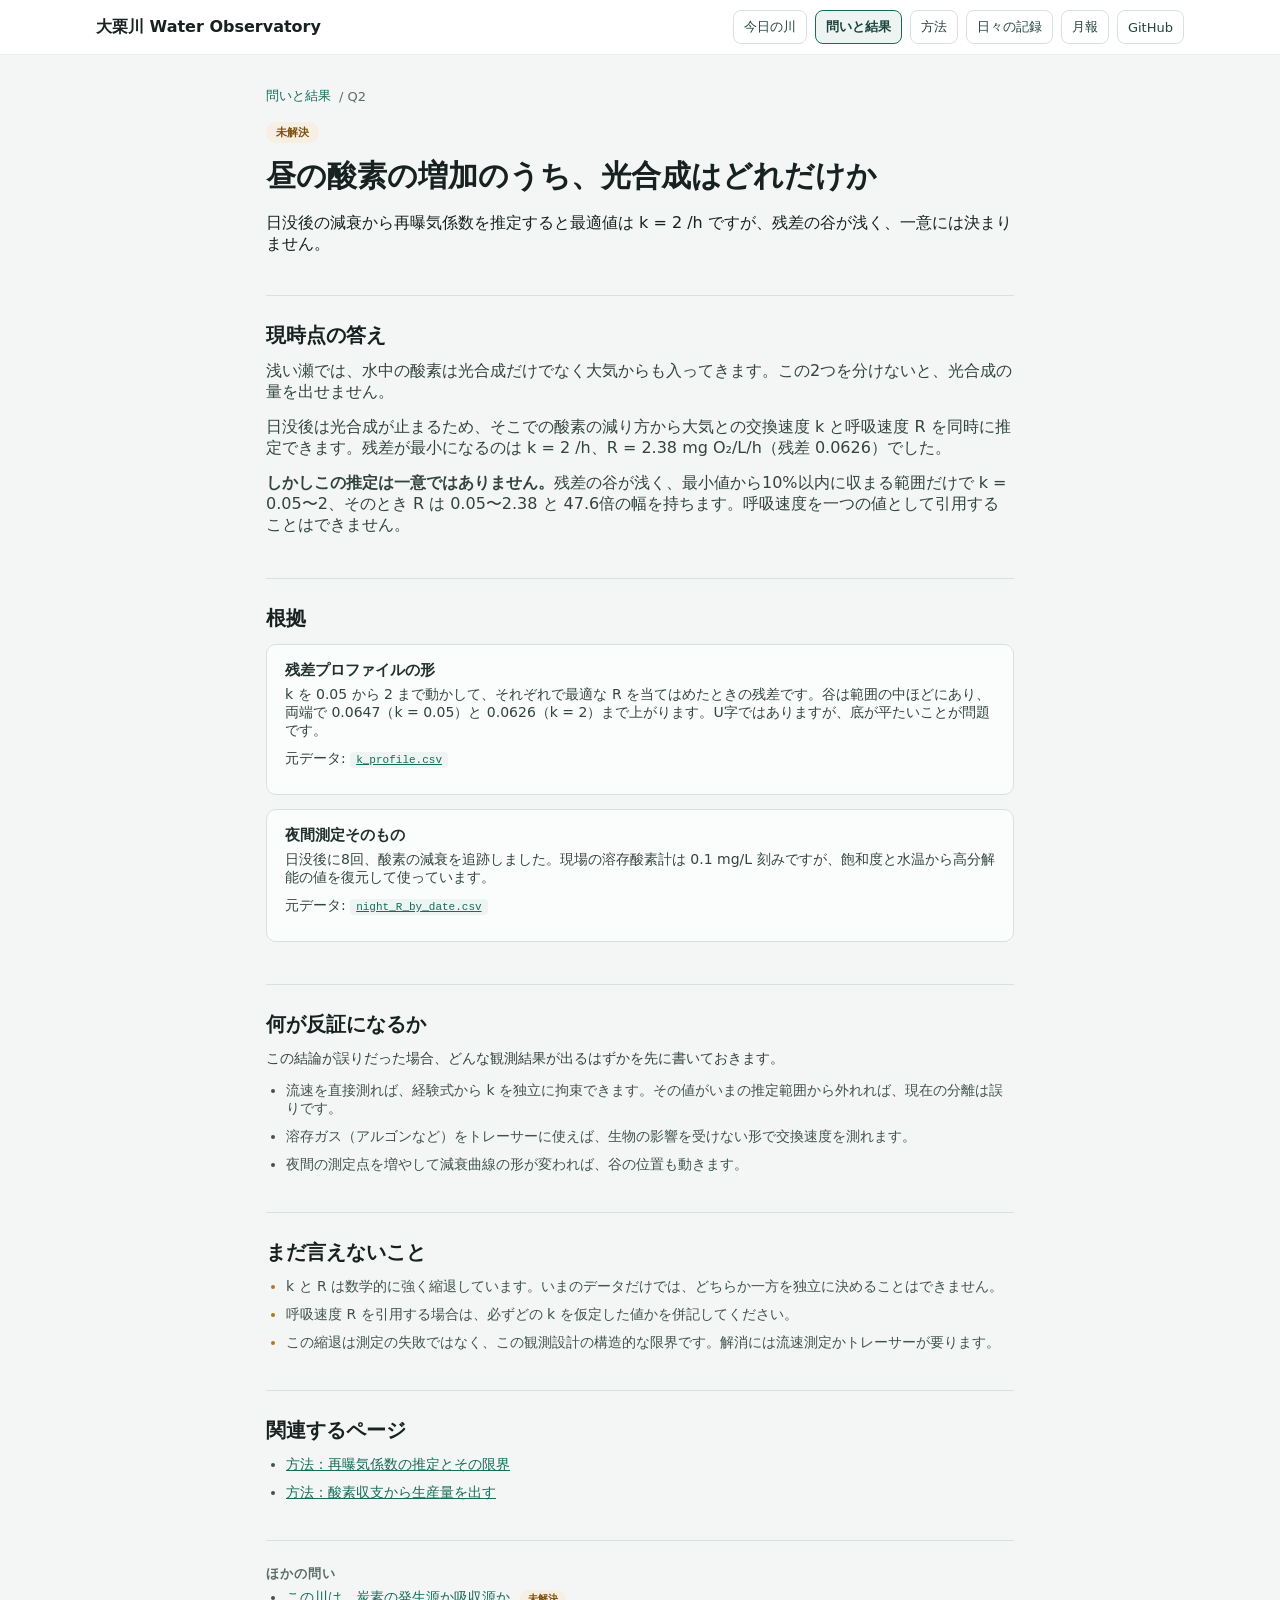
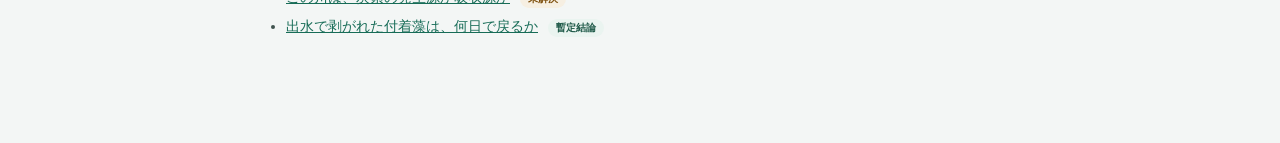
<file: questions/q2-reaeration.html>
<!doctype html>
<html lang="ja">
<head>
  <meta charset="utf-8" />
  <meta name="viewport" content="width=device-width, initial-scale=1" />
  <title>昼の酸素の増加のうち、光合成はどれだけか | 大栗川 Water Observatory</title>
  <meta name="description" content="日没後の減衰から再曝気係数を推定すると最適値は k = 2 /h ですが、残差の谷が浅く、一意には決まりません。" />
  <link rel="stylesheet" href="../style.css" />
</head>
<body>
  <header class="site-header">
    <div class="site-header-inner">
      <a class="site-mark" href="../index.html">大栗川 Water Observatory</a>
      <nav class="site-nav" aria-label="サイトナビゲーション">
        <a href="../index.html">今日の川</a>
        <span class="is-current" aria-current="page">問いと結果</span>
        <a href="../methods/index.html">方法</a>
        <a href="../daily.html">日々の記録</a>
        <a href="../monthly/index.html">月報</a>
        <a href="https://github.com/hiroshi75/ohgurigawa-water-observatory">GitHub</a>
      </nav>
    </div>
  </header>
  <main class="app article">
    <nav class="breadcrumb"><a href="index.html">問いと結果</a> / Q2</nav>
    <header class="article-head">
      <span class="status-badge is-open">未解決</span>
      <h1>昼の酸素の増加のうち、光合成はどれだけか</h1>
      <p class="lead">日没後の減衰から再曝気係数を推定すると最適値は k = 2 /h ですが、残差の谷が浅く、一意には決まりません。</p>
    </header>

    <section class="article-section">
      <h2>現時点の答え</h2>
      <p>浅い瀬では、水中の酸素は光合成だけでなく大気からも入ってきます。この2つを分けないと、光合成の量を出せません。</p><p>日没後は光合成が止まるため、そこでの酸素の減り方から大気との交換速度 k と呼吸速度 R を同時に推定できます。残差が最小になるのは k = 2 /h、R = 2.38 mg O₂/L/h（残差 0.0626）でした。</p><p><strong>しかしこの推定は一意ではありません。</strong>残差の谷が浅く、最小値から10%以内に収まる範囲だけで k = 0.05〜2、そのとき R は 0.05〜2.38 と 47.6倍の幅を持ちます。呼吸速度を一つの値として引用することはできません。</p>
    </section>

    <section class="article-section">
      <h2>根拠</h2>
      <div class="evidence-block"><h3>残差プロファイルの形</h3><p>k を 0.05 から 2 まで動かして、それぞれで最適な R を当てはめたときの残差です。谷は範囲の中ほどにあり、両端で 0.0647（k = 0.05）と 0.0626（k = 2）まで上がります。U字ではありますが、底が平たいことが問題です。</p><p class="source-files">元データ: <a href="../data/derived/k_profile.csv"><code>k_profile.csv</code></a></p></div><div class="evidence-block"><h3>夜間測定そのもの</h3><p>日没後に8回、酸素の減衰を追跡しました。現場の溶存酸素計は 0.1 mg/L 刻みですが、飽和度と水温から高分解能の値を復元して使っています。</p><p class="source-files">元データ: <a href="../data/derived/night_R_by_date.csv"><code>night_R_by_date.csv</code></a></p></div>
    </section>

    <section class="article-section">
      <h2>何が反証になるか</h2>
      <p class="section-note">この結論が誤りだった場合、どんな観測結果が出るはずかを先に書いておきます。</p>
      <ul class="reason-list"><li>流速を直接測れば、経験式から k を独立に拘束できます。その値がいまの推定範囲から外れれば、現在の分離は誤りです。</li><li>溶存ガス（アルゴンなど）をトレーサーに使えば、生物の影響を受けない形で交換速度を測れます。</li><li>夜間の測定点を増やして減衰曲線の形が変われば、谷の位置も動きます。</li></ul>
    </section>

    <section class="article-section">
      <h2>まだ言えないこと</h2>
      <ul class="limit-list"><li>k と R は数学的に強く縮退しています。いまのデータだけでは、どちらか一方を独立に決めることはできません。</li><li>呼吸速度 R を引用する場合は、必ずどの k を仮定した値かを併記してください。</li><li>この縮退は測定の失敗ではなく、この観測設計の構造的な限界です。解消には流速測定かトレーサーが要ります。</li></ul>
    </section>

    <section class="article-section">
      <h2>関連するページ</h2>
      <ul class="link-list"><li><a href="../methods/m2-reaeration-k.html">方法：再曝気係数の推定とその限界</a></li><li><a href="../methods/m1-oxygen-budget.html">方法：酸素収支から生産量を出す</a></li></ul>
    </section>

    <nav class="article-nav">
      <p class="eyebrow">ほかの問い</p>
      <ul class="link-list"><li><a href="q1-carbon-source.html">この川は、炭素の発生源か吸収源か</a> <span class="status-badge is-inline is-open">未解決</span></li><li><a href="q3-biofilm-recovery.html">出水で剥がれた付着藻は、何日で戻るか</a> <span class="status-badge is-inline is-provisional">暫定結論</span></li></ul>
    </nav>
  </main>
</body>
</html>
</file>
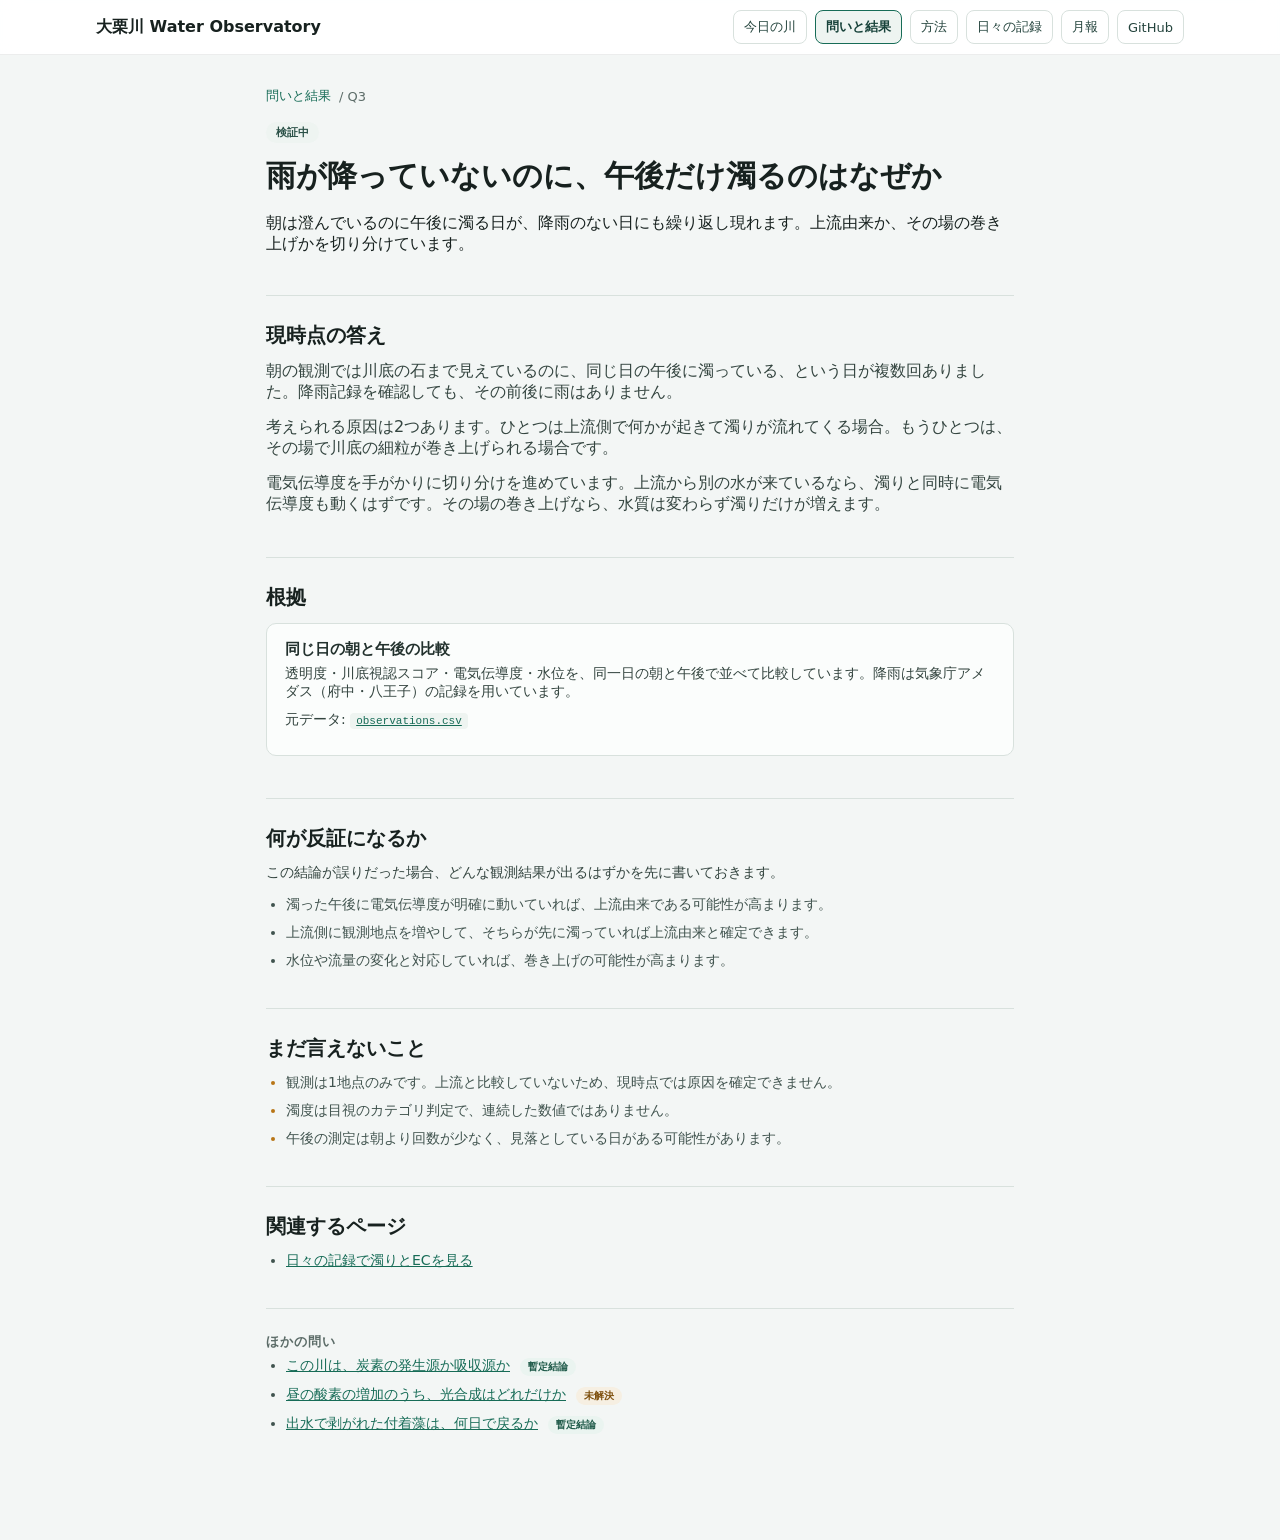
<file: questions/q3-afternoon-turbidity.html>
<!doctype html>
<html lang="ja">
<head>
  <meta charset="utf-8" />
  <meta name="viewport" content="width=device-width, initial-scale=1" />
  <title>雨が降っていないのに、午後だけ濁るのはなぜか | 大栗川 Water Observatory</title>
  <meta name="description" content="朝は澄んでいるのに午後に濁る日が、降雨のない日にも繰り返し現れます。上流由来か、その場の巻き上げかを切り分けています。" />
  <link rel="stylesheet" href="../style.css" />
</head>
<body>
  <header class="site-header">
    <div class="site-header-inner">
      <a class="site-mark" href="../index.html">大栗川 Water Observatory</a>
      <nav class="site-nav" aria-label="サイトナビゲーション">
        <a href="../index.html">今日の川</a>
        <span class="is-current" aria-current="page">問いと結果</span>
        <a href="../methods/index.html">方法</a>
        <a href="../daily.html">日々の記録</a>
        <a href="../monthly/index.html">月報</a>
        <a href="https://github.com/hiroshi75/ohgurigawa-water-observatory">GitHub</a>
      </nav>
    </div>
  </header>
  <main class="app article">
    <nav class="breadcrumb"><a href="index.html">問いと結果</a> / Q3</nav>
    <header class="article-head">
      <span class="status-badge is-testing">検証中</span>
      <h1>雨が降っていないのに、午後だけ濁るのはなぜか</h1>
      <p class="lead">朝は澄んでいるのに午後に濁る日が、降雨のない日にも繰り返し現れます。上流由来か、その場の巻き上げかを切り分けています。</p>
    </header>

    <section class="article-section">
      <h2>現時点の答え</h2>
      <p>朝の観測では川底の石まで見えているのに、同じ日の午後に濁っている、という日が複数回ありました。降雨記録を確認しても、その前後に雨はありません。</p><p>考えられる原因は2つあります。ひとつは上流側で何かが起きて濁りが流れてくる場合。もうひとつは、その場で川底の細粒が巻き上げられる場合です。</p><p>電気伝導度を手がかりに切り分けを進めています。上流から別の水が来ているなら、濁りと同時に電気伝導度も動くはずです。その場の巻き上げなら、水質は変わらず濁りだけが増えます。</p>
    </section>

    <section class="article-section">
      <h2>根拠</h2>
      <div class="evidence-block"><h3>同じ日の朝と午後の比較</h3><p>透明度・川底視認スコア・電気伝導度・水位を、同一日の朝と午後で並べて比較しています。降雨は気象庁アメダス（府中・八王子）の記録を用いています。</p><p class="source-files">元データ: <a href="../data/observations.csv"><code>observations.csv</code></a></p></div>
    </section>

    <section class="article-section">
      <h2>何が反証になるか</h2>
      <p class="section-note">この結論が誤りだった場合、どんな観測結果が出るはずかを先に書いておきます。</p>
      <ul class="reason-list"><li>濁った午後に電気伝導度が明確に動いていれば、上流由来である可能性が高まります。</li><li>上流側に観測地点を増やして、そちらが先に濁っていれば上流由来と確定できます。</li><li>水位や流量の変化と対応していれば、巻き上げの可能性が高まります。</li></ul>
    </section>

    <section class="article-section">
      <h2>まだ言えないこと</h2>
      <ul class="limit-list"><li>観測は1地点のみです。上流と比較していないため、現時点では原因を確定できません。</li><li>濁度は目視のカテゴリ判定で、連続した数値ではありません。</li><li>午後の測定は朝より回数が少なく、見落としている日がある可能性があります。</li></ul>
      
    </section>

    <section class="article-section">
      <h2>関連するページ</h2>
      <ul class="link-list"><li><a href="../daily.html">日々の記録で濁りとECを見る</a></li></ul>
    </section>

    <nav class="article-nav">
      <p class="eyebrow">ほかの問い</p>
      <ul class="link-list"><li><a href="q1-carbon-source.html">この川は、炭素の発生源か吸収源か</a> <span class="status-badge is-inline is-provisional">暫定結論</span></li><li><a href="q2-reaeration.html">昼の酸素の増加のうち、光合成はどれだけか</a> <span class="status-badge is-inline is-open">未解決</span></li><li><a href="q4-biofilm-recovery.html">出水で剥がれた付着藻は、何日で戻るか</a> <span class="status-badge is-inline is-provisional">暫定結論</span></li></ul>
    </nav>
  </main>
</body>
</html>
</file>
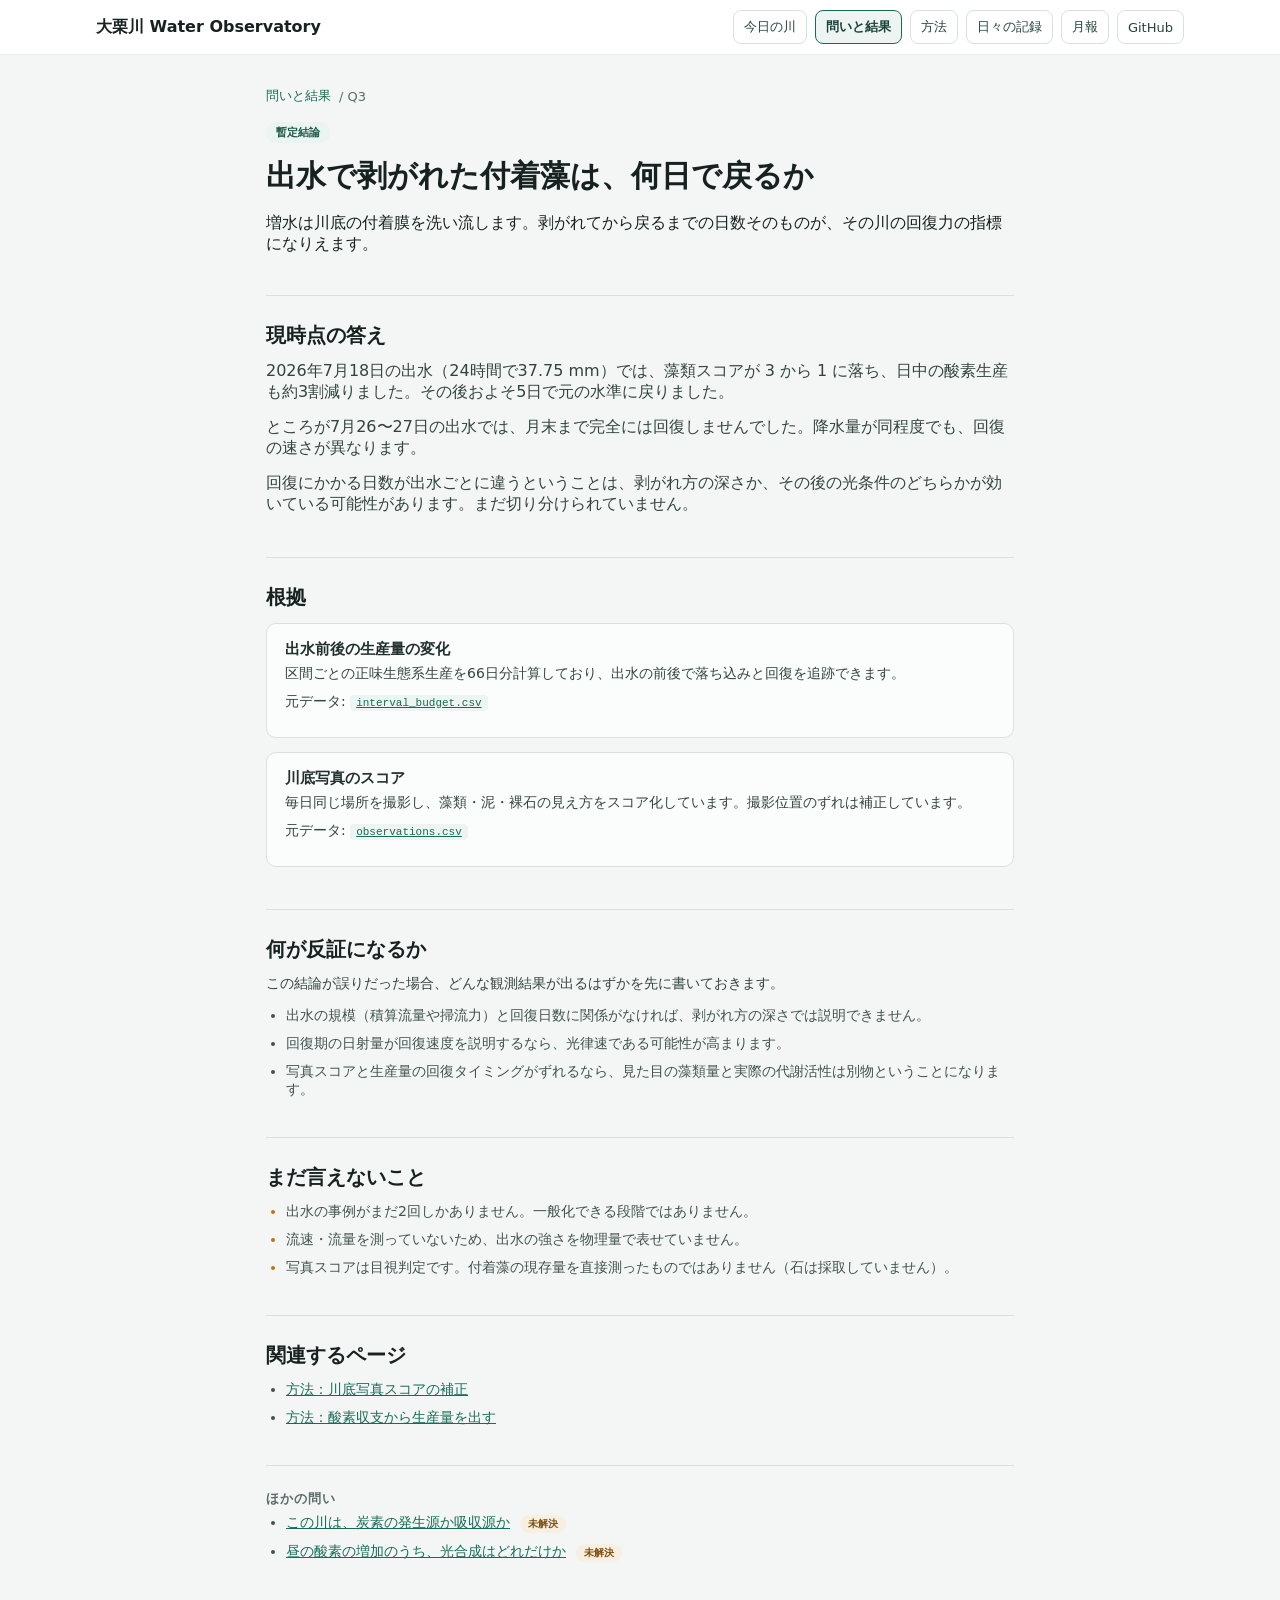
<file: questions/q3-biofilm-recovery.html>
<!doctype html>
<html lang="ja">
<head>
  <meta charset="utf-8" />
  <meta name="viewport" content="width=device-width, initial-scale=1" />
  <title>出水で剥がれた付着藻は、何日で戻るか | 大栗川 Water Observatory</title>
  <meta name="description" content="増水は川底の付着膜を洗い流します。剥がれてから戻るまでの日数そのものが、その川の回復力の指標になりえます。" />
  <link rel="stylesheet" href="../style.css" />
</head>
<body>
  <header class="site-header">
    <div class="site-header-inner">
      <a class="site-mark" href="../index.html">大栗川 Water Observatory</a>
      <nav class="site-nav" aria-label="サイトナビゲーション">
        <a href="../index.html">今日の川</a>
        <span class="is-current" aria-current="page">問いと結果</span>
        <a href="../methods/index.html">方法</a>
        <a href="../daily.html">日々の記録</a>
        <a href="../monthly/index.html">月報</a>
        <a href="https://github.com/hiroshi75/ohgurigawa-water-observatory">GitHub</a>
      </nav>
    </div>
  </header>
  <main class="app article">
    <nav class="breadcrumb"><a href="index.html">問いと結果</a> / Q3</nav>
    <header class="article-head">
      <span class="status-badge is-provisional">暫定結論</span>
      <h1>出水で剥がれた付着藻は、何日で戻るか</h1>
      <p class="lead">増水は川底の付着膜を洗い流します。剥がれてから戻るまでの日数そのものが、その川の回復力の指標になりえます。</p>
    </header>

    <section class="article-section">
      <h2>現時点の答え</h2>
      <p>2026年7月18日の出水（24時間で37.75 mm）では、藻類スコアが 3 から 1 に落ち、日中の酸素生産も約3割減りました。その後およそ5日で元の水準に戻りました。</p><p>ところが7月26〜27日の出水では、月末まで完全には回復しませんでした。降水量が同程度でも、回復の速さが異なります。</p><p>回復にかかる日数が出水ごとに違うということは、剥がれ方の深さか、その後の光条件のどちらかが効いている可能性があります。まだ切り分けられていません。</p>
    </section>

    <section class="article-section">
      <h2>根拠</h2>
      <div class="evidence-block"><h3>出水前後の生産量の変化</h3><p>区間ごとの正味生態系生産を66日分計算しており、出水の前後で落ち込みと回復を追跡できます。</p><p class="source-files">元データ: <a href="../data/derived/interval_budget.csv"><code>interval_budget.csv</code></a></p></div><div class="evidence-block"><h3>川底写真のスコア</h3><p>毎日同じ場所を撮影し、藻類・泥・裸石の見え方をスコア化しています。撮影位置のずれは補正しています。</p><p class="source-files">元データ: <a href="../data/observations.csv"><code>observations.csv</code></a></p></div>
    </section>

    <section class="article-section">
      <h2>何が反証になるか</h2>
      <p class="section-note">この結論が誤りだった場合、どんな観測結果が出るはずかを先に書いておきます。</p>
      <ul class="reason-list"><li>出水の規模（積算流量や掃流力）と回復日数に関係がなければ、剥がれ方の深さでは説明できません。</li><li>回復期の日射量が回復速度を説明するなら、光律速である可能性が高まります。</li><li>写真スコアと生産量の回復タイミングがずれるなら、見た目の藻類量と実際の代謝活性は別物ということになります。</li></ul>
    </section>

    <section class="article-section">
      <h2>まだ言えないこと</h2>
      <ul class="limit-list"><li>出水の事例がまだ2回しかありません。一般化できる段階ではありません。</li><li>流速・流量を測っていないため、出水の強さを物理量で表せていません。</li><li>写真スコアは目視判定です。付着藻の現存量を直接測ったものではありません（石は採取していません）。</li></ul>
    </section>

    <section class="article-section">
      <h2>関連するページ</h2>
      <ul class="link-list"><li><a href="../methods/m4-photo-score.html">方法：川底写真スコアの補正</a></li><li><a href="../methods/m1-oxygen-budget.html">方法：酸素収支から生産量を出す</a></li></ul>
    </section>

    <nav class="article-nav">
      <p class="eyebrow">ほかの問い</p>
      <ul class="link-list"><li><a href="q1-carbon-source.html">この川は、炭素の発生源か吸収源か</a> <span class="status-badge is-inline is-open">未解決</span></li><li><a href="q2-reaeration.html">昼の酸素の増加のうち、光合成はどれだけか</a> <span class="status-badge is-inline is-open">未解決</span></li></ul>
    </nav>
  </main>
</body>
</html>
</file>
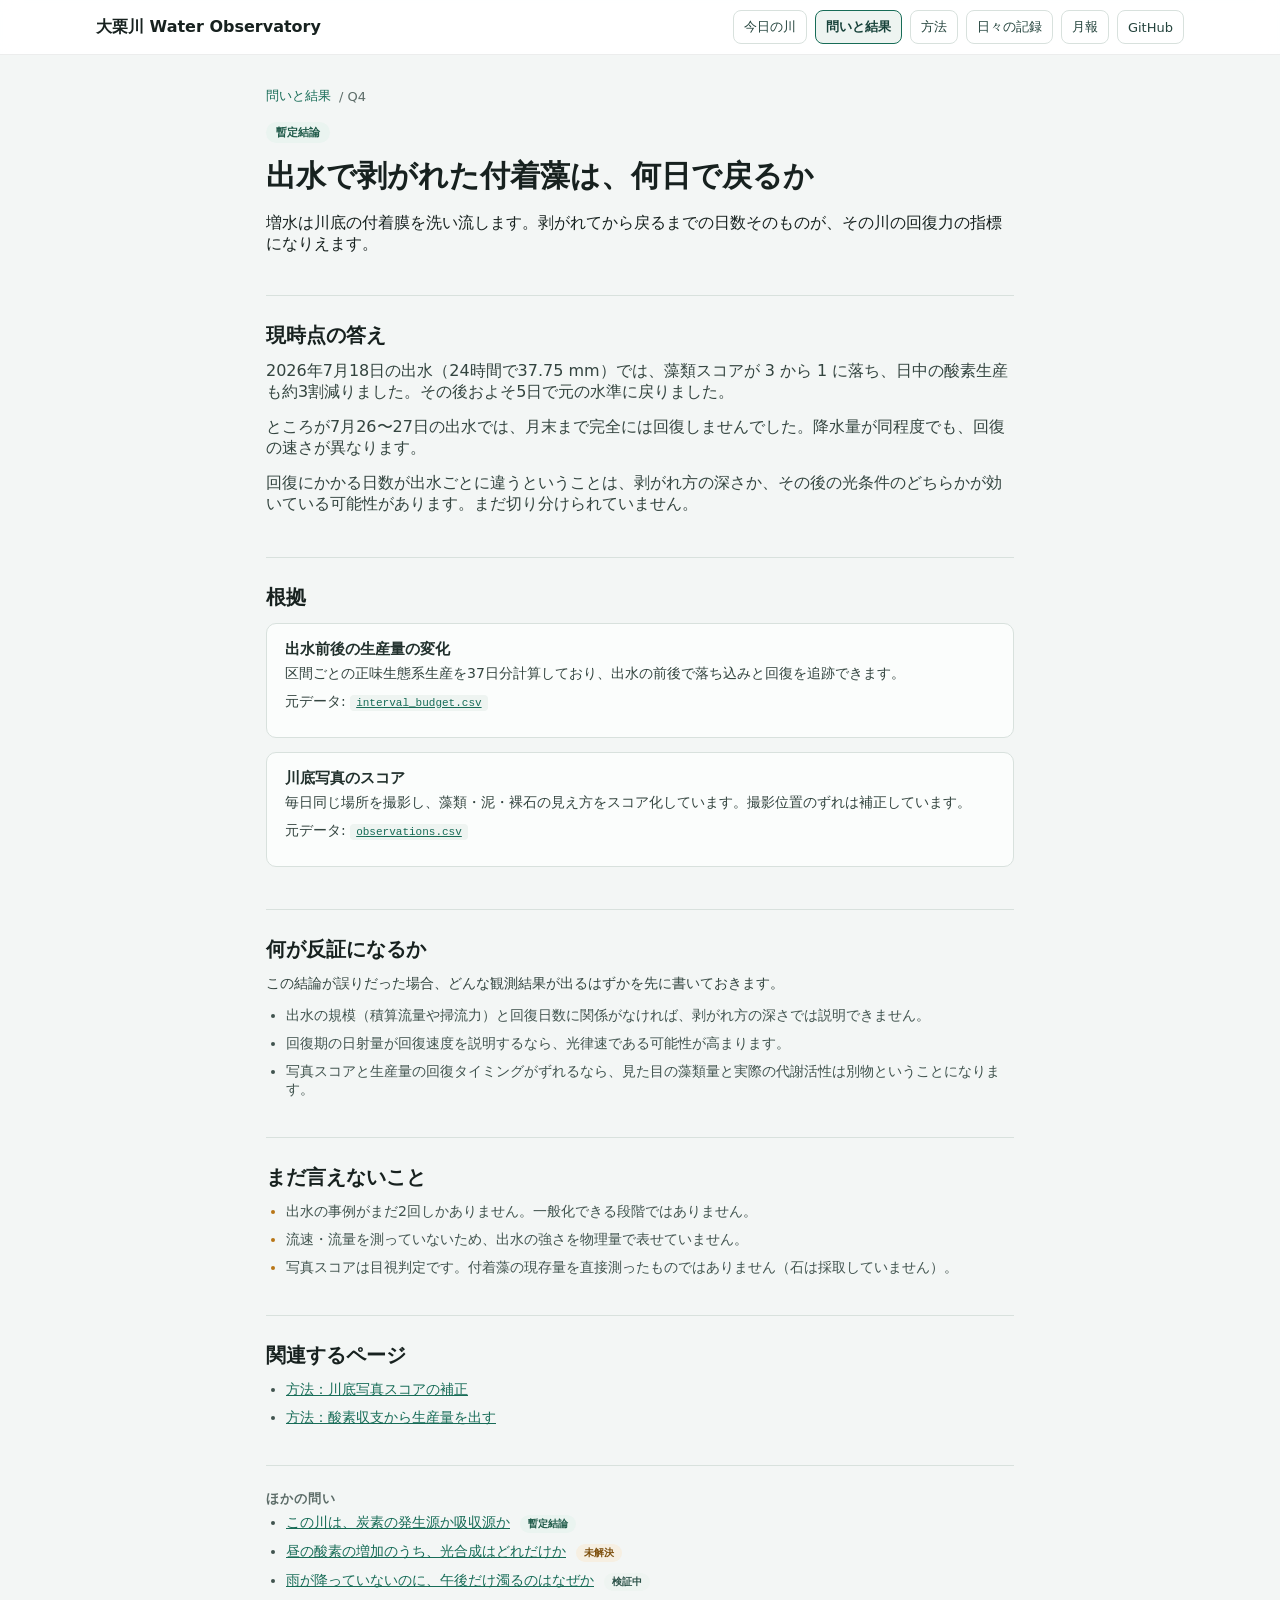
<file: questions/q4-biofilm-recovery.html>
<!doctype html>
<html lang="ja">
<head>
  <meta charset="utf-8" />
  <meta name="viewport" content="width=device-width, initial-scale=1" />
  <title>出水で剥がれた付着藻は、何日で戻るか | 大栗川 Water Observatory</title>
  <meta name="description" content="増水は川底の付着膜を洗い流します。剥がれてから戻るまでの日数そのものが、その川の回復力の指標になりえます。" />
  <link rel="stylesheet" href="../style.css" />
</head>
<body>
  <header class="site-header">
    <div class="site-header-inner">
      <a class="site-mark" href="../index.html">大栗川 Water Observatory</a>
      <nav class="site-nav" aria-label="サイトナビゲーション">
        <a href="../index.html">今日の川</a>
        <span class="is-current" aria-current="page">問いと結果</span>
        <a href="../methods/index.html">方法</a>
        <a href="../daily.html">日々の記録</a>
        <a href="../monthly/index.html">月報</a>
        <a href="https://github.com/hiroshi75/ohgurigawa-water-observatory">GitHub</a>
      </nav>
    </div>
  </header>
  <main class="app article">
    <nav class="breadcrumb"><a href="index.html">問いと結果</a> / Q4</nav>
    <header class="article-head">
      <span class="status-badge is-provisional">暫定結論</span>
      <h1>出水で剥がれた付着藻は、何日で戻るか</h1>
      <p class="lead">増水は川底の付着膜を洗い流します。剥がれてから戻るまでの日数そのものが、その川の回復力の指標になりえます。</p>
    </header>

    <section class="article-section">
      <h2>現時点の答え</h2>
      <p>2026年7月18日の出水（24時間で37.75 mm）では、藻類スコアが 3 から 1 に落ち、日中の酸素生産も約3割減りました。その後およそ5日で元の水準に戻りました。</p><p>ところが7月26〜27日の出水では、月末まで完全には回復しませんでした。降水量が同程度でも、回復の速さが異なります。</p><p>回復にかかる日数が出水ごとに違うということは、剥がれ方の深さか、その後の光条件のどちらかが効いている可能性があります。まだ切り分けられていません。</p>
    </section>

    <section class="article-section">
      <h2>根拠</h2>
      <div class="evidence-block"><h3>出水前後の生産量の変化</h3><p>区間ごとの正味生態系生産を37日分計算しており、出水の前後で落ち込みと回復を追跡できます。</p><p class="source-files">元データ: <a href="../data/derived/interval_budget.csv"><code>interval_budget.csv</code></a></p></div><div class="evidence-block"><h3>川底写真のスコア</h3><p>毎日同じ場所を撮影し、藻類・泥・裸石の見え方をスコア化しています。撮影位置のずれは補正しています。</p><p class="source-files">元データ: <a href="../data/observations.csv"><code>observations.csv</code></a></p></div>
    </section>

    <section class="article-section">
      <h2>何が反証になるか</h2>
      <p class="section-note">この結論が誤りだった場合、どんな観測結果が出るはずかを先に書いておきます。</p>
      <ul class="reason-list"><li>出水の規模（積算流量や掃流力）と回復日数に関係がなければ、剥がれ方の深さでは説明できません。</li><li>回復期の日射量が回復速度を説明するなら、光律速である可能性が高まります。</li><li>写真スコアと生産量の回復タイミングがずれるなら、見た目の藻類量と実際の代謝活性は別物ということになります。</li></ul>
    </section>

    <section class="article-section">
      <h2>まだ言えないこと</h2>
      <ul class="limit-list"><li>出水の事例がまだ2回しかありません。一般化できる段階ではありません。</li><li>流速・流量を測っていないため、出水の強さを物理量で表せていません。</li><li>写真スコアは目視判定です。付着藻の現存量を直接測ったものではありません（石は採取していません）。</li></ul>
      
    </section>

    <section class="article-section">
      <h2>関連するページ</h2>
      <ul class="link-list"><li><a href="../methods/m4-photo-score.html">方法：川底写真スコアの補正</a></li><li><a href="../methods/m1-oxygen-budget.html">方法：酸素収支から生産量を出す</a></li></ul>
    </section>

    <nav class="article-nav">
      <p class="eyebrow">ほかの問い</p>
      <ul class="link-list"><li><a href="q1-carbon-source.html">この川は、炭素の発生源か吸収源か</a> <span class="status-badge is-inline is-provisional">暫定結論</span></li><li><a href="q2-reaeration.html">昼の酸素の増加のうち、光合成はどれだけか</a> <span class="status-badge is-inline is-open">未解決</span></li><li><a href="q3-afternoon-turbidity.html">雨が降っていないのに、午後だけ濁るのはなぜか</a> <span class="status-badge is-inline is-testing">検証中</span></li></ul>
    </nav>
  </main>
</body>
</html>
</file>
<file: style.css>
:root {
  color-scheme: light;
  font-family: system-ui, -apple-system, BlinkMacSystemFont, "Segoe UI", sans-serif;
  color: #17211f;
  background: #f3f6f5;
  --ink: #17211f;
  --muted: #5c6c68;
  --line: #d8e1dd;
  --panel: #ffffff;
  --soft: #eef4f1;
  --green: #176c57;
  --blue: #2f6f9f;
  --amber: #b87516;
  --red: #b6465f;
  --violet: #7556a4;
  --slate: #59656f;
}

* {
  box-sizing: border-box;
}

body {
  margin: 0;
}

a {
  color: var(--green);
}

.load-error {
  margin: 12px auto;
  width: min(1120px, calc(100% - 24px));
  border: 1px solid #e1a5a5;
  border-radius: 8px;
  padding: 12px 14px;
  background: #fff2f2;
  color: #8a1f1f;
}

.site-header {
  position: sticky;
  top: 0;
  z-index: 10;
  border-bottom: 1px solid rgba(23, 33, 31, 0.08);
  background: rgba(255, 255, 255, 0.93);
  backdrop-filter: blur(10px);
}

.site-header-inner {
  display: flex;
  align-items: center;
  justify-content: space-between;
  gap: 18px;
  width: min(1120px, 100%);
  margin: 0 auto;
  padding: 10px 16px;
}

.site-mark {
  color: var(--ink);
  font-weight: 800;
  text-decoration: none;
  white-space: nowrap;
}

.site-nav {
  display: flex;
  flex-wrap: wrap;
  justify-content: flex-end;
  gap: 8px;
}

.site-nav a,
.download-links a {
  display: inline-flex;
  align-items: center;
  min-height: 34px;
  border: 1px solid var(--line);
  border-radius: 8px;
  padding: 6px 10px;
  background: #fff;
  color: #24443d;
  font-size: 13px;
  text-decoration: none;
}

.app {
  width: min(1120px, 100%);
  margin: 0 auto;
  padding: 18px 16px 56px;
}

.hero {
  display: grid;
  grid-template-columns: minmax(0, 1.05fr) minmax(320px, 0.95fr);
  align-items: center;
  gap: 28px;
  min-height: min(610px, calc(100vh - 86px));
  padding: 24px 0 28px;
}

.eyebrow {
  margin: 0 0 6px;
  color: var(--muted);
  font-size: 13px;
  font-weight: 700;
  letter-spacing: 0.08em;
  text-transform: uppercase;
}

h1,
h2,
h3 {
  margin: 0;
  letter-spacing: 0;
}

h1 {
  max-width: 760px;
  font-size: clamp(34px, 7vw, 68px);
  line-height: 1.04;
}

h2 {
  font-size: clamp(24px, 4vw, 38px);
  line-height: 1.15;
}

h3 {
  font-size: 18px;
}

.hero-copy {
  display: grid;
  gap: 16px;
}

.hero-copy p {
  margin: 0;
  max-width: 760px;
  color: #33443f;
  font-size: 16px;
  line-height: 1.85;
}

.hero-copy .lead {
  color: #22312d;
  font-size: clamp(18px, 3vw, 24px);
  line-height: 1.55;
}

.hero-media {
  margin: 0;
}

.hero-media img {
  display: block;
  width: 100%;
  border-radius: 8px;
  box-shadow: 0 18px 50px rgba(23, 33, 31, 0.16);
}

.latest-grid {
  display: grid;
  grid-template-columns: repeat(6, minmax(0, 1fr));
  gap: 10px;
}

.latest-card,
.section,
.chart-card,
.explain-grid article,
.limits-grid article,
.event-card {
  border: 1px solid var(--line);
  border-radius: 8px;
  background: var(--panel);
}

.latest-card {
  display: grid;
  gap: 8px;
  min-width: 0;
  padding: 14px;
}

.latest-card span,
.latest-card small {
  color: var(--muted);
  font-size: 12px;
}

.latest-card strong {
  overflow-wrap: anywhere;
  font-size: clamp(20px, 3vw, 28px);
  line-height: 1.1;
}

.auto-comment {
  margin: 12px 0 0;
  border-left: 4px solid var(--green);
  border-radius: 8px;
  padding: 12px 14px;
  background: #eaf4f0;
  color: #26463e;
  line-height: 1.7;
}

.section {
  margin-top: 18px;
  padding: 20px;
}

.section-head {
  display: grid;
  gap: 8px;
  max-width: 860px;
  margin-bottom: 16px;
}

.section-head p {
  margin: 0;
  color: #40534e;
  line-height: 1.75;
}

.section-head-row {
  display: grid;
  grid-template-columns: 1fr auto;
  align-items: end;
  max-width: none;
  gap: 16px;
}

.explain-grid,
.limits-grid,
.chart-grid {
  display: grid;
  grid-template-columns: repeat(3, minmax(0, 1fr));
  gap: 12px;
}

.limits-grid,
.chart-grid {
  grid-template-columns: repeat(2, minmax(0, 1fr));
}

.explain-grid article,
.limits-grid article {
  padding: 16px;
}

.explain-grid p,
.limits-grid p,
.limits-grid li {
  color: #40534e;
  line-height: 1.75;
}

.limits-grid ul {
  margin: 10px 0 0;
  padding-left: 20px;
}

.chart-stack {
  display: grid;
  gap: 12px;
}

.chart-card {
  padding: 14px;
  min-width: 0;
}

.chart-card-head {
  display: grid;
  gap: 8px;
  margin-bottom: 8px;
}

.chart-card h3 {
  font-size: 17px;
}

.chart-card p {
  margin: 4px 0 0;
  color: var(--muted);
  font-size: 14px;
  line-height: 1.65;
}

.chart {
  display: block;
  width: 100%;
  height: 300px;
}

.chart-compact {
  height: 300px;
}

.chart-short {
  height: 210px;
}

.interpretation,
.note-box {
  margin-top: 12px;
  border: 1px solid #cfe2db;
  border-radius: 8px;
  padding: 12px 14px;
  background: #eef7f3;
  color: #2b5148;
  line-height: 1.7;
}

.method-detail {
  margin-top: 12px;
  border: 1px solid var(--line);
  border-radius: 8px;
  padding: 12px 14px;
  background: #fbfdfc;
}

.method-detail summary {
  cursor: pointer;
  font-weight: 700;
}

.method-detail p {
  color: #40534e;
  line-height: 1.75;
}

.method-detail code {
  color: #21312d;
}

.grid-line {
  stroke: #dfe7e4;
  stroke-width: 1;
}

.zero-line {
  stroke: #7a8581;
  stroke-width: 1.2;
  stroke-dasharray: 4 4;
}

.axis-label {
  fill: var(--muted);
  font-size: 12px;
}

.rain-bar {
  fill: #8fb8d6;
  opacity: 0.32;
}

.rain-axis-label {
  fill: #416a86;
}

.series-line {
  fill: none;
  stroke: var(--slate);
  stroke-width: 2.5;
}

.series-ph {
  stroke: var(--green);
}

.series-do {
  stroke: var(--blue);
}

.series-light {
  stroke: #c98b1a;
}

.series-solar {
  stroke: #d07f12;
}

.series-surface-light {
  stroke: #b87516;
}

.series-bottom-light {
  stroke: #176c57;
}

.series-ratio {
  stroke: var(--violet);
}

.series-algae {
  stroke: #3f8d48;
}

.series-mud {
  stroke: #9a6d3a;
}

.series-stone {
  stroke: #68747b;
}

.series-visibility {
  stroke: #2f8fb0;
}

.series-morning {
  stroke: var(--green);
}

.series-afternoon {
  stroke: var(--red);
}

.series-ec-delta {
  stroke: var(--amber);
}

.series-ec-shift {
  stroke: var(--violet);
}

.intraday-line {
  stroke: var(--slate);
  stroke-dasharray: 4 4;
}

.series-point {
  stroke: #fff;
  stroke-width: 1.6;
}

.event-none,
.event-clear-low-flow {
  fill: var(--green);
  stroke: #fff;
}

.event-rain-turbid {
  fill: var(--blue);
  stroke: #fff;
}

.event-rain-scour {
  fill: var(--amber);
  stroke: #fff;
}

.event-human-input-suspected {
  fill: var(--violet);
  stroke: #fff;
}

.event-unknown {
  fill: none;
  stroke: #8b9692;
}

.session-morning {
  fill: var(--green);
}

.session-afternoon {
  fill: var(--red);
}

.session-other {
  fill: var(--violet);
}

.point-usable {
  opacity: 0.62;
}

.point-poor {
  opacity: 0.32;
}

.event-list {
  display: grid;
  grid-template-columns: repeat(2, minmax(0, 1fr));
  gap: 12px;
}

.event-card {
  padding: 14px;
}

.event-card > div:first-child {
  display: flex;
  align-items: center;
  justify-content: space-between;
  gap: 10px;
}

.event-card p {
  margin: 10px 0;
  color: #40534e;
  line-height: 1.65;
}

.event-meta,
.flag-row {
  display: flex;
  flex-wrap: wrap;
  gap: 6px;
}

.event-meta span,
.flag,
.event-badge,
.score-pills span {
  display: inline-flex;
  align-items: center;
  min-height: 24px;
  border-radius: 999px;
  padding: 3px 8px;
  background: #edf2f0;
  color: #33433f;
  font-size: 12px;
}

.event-badge.event-rain-turbid {
  background: #e6f0f8;
  color: #255a82;
}

.event-badge.event-rain-scour {
  background: #fff2dd;
  color: #8a570c;
}

.event-badge.event-human-input-suspected {
  background: #f1eafa;
  color: #60438b;
}

.event-badge.event-clear-low-flow,
.event-badge.event-none {
  background: #e8f3ee;
  color: #1f614f;
}

.score-pills {
  display: flex;
  flex-wrap: wrap;
  gap: 4px;
}

.score-pills span {
  border-radius: 6px;
  padding: 2px 6px;
}

.mini-legend {
  display: flex;
  flex-wrap: wrap;
  gap: 12px;
  margin: 0 0 12px;
  color: var(--muted);
  font-size: 13px;
}

.mini-legend span {
  display: inline-flex;
  align-items: center;
  gap: 6px;
}

.legend-swatch {
  display: inline-block;
  width: 10px;
  height: 10px;
  background: var(--green);
}

.legend-dot {
  border-radius: 50%;
}

.legend-square {
  background: var(--red);
}

.legend-diamond {
  width: 9px;
  height: 9px;
  background: var(--violet);
  transform: rotate(45deg);
}

.empty {
  margin: 0;
  color: var(--muted);
  font-size: 14px;
  line-height: 1.7;
}

select,
input {
  min-height: 40px;
  border: 1px solid #b7c5c0;
  border-radius: 8px;
  padding: 8px 10px;
  font: inherit;
  background: #fff;
}

.download-links {
  display: flex;
  flex-wrap: wrap;
  gap: 8px;
}

.metabolism-section {
  padding-top: 8px;
}

.metabolism-grid {
  display: grid;
  grid-template-columns: repeat(4, 1fr);
  gap: 14px;
}

.metabolism-card {
  display: block;
  background: var(--panel);
  border: 1px solid var(--line);
  border-radius: 12px;
  padding: 16px;
  text-decoration: none;
  color: inherit;
  transition: border-color 0.15s ease, transform 0.15s ease;
}

.metabolism-card:hover {
  border-color: var(--green);
  transform: translateY(-2px);
}

.metabolism-label {
  display: block;
  font-size: 12px;
  color: var(--muted);
  margin-bottom: 4px;
}

.metabolism-value {
  display: block;
  font-size: 27px;
  font-weight: 700;
  letter-spacing: -0.01em;
  line-height: 1.2;
  font-variant-numeric: tabular-nums;
}

.metabolism-value.pos { color: var(--green); }
.metabolism-value.neg { color: var(--red); }
.metabolism-value.amber { color: var(--amber); }
.metabolism-value.violet { color: var(--violet); }

.metabolism-unit {
  font-size: 12px;
  color: var(--muted);
  font-weight: 400;
  margin-left: 4px;
}

.metabolism-sub {
  display: block;
  font-size: 12px;
  color: var(--muted);
  margin-top: 6px;
  line-height: 1.5;
}

.metabolism-spark {
  width: 100%;
  height: 54px;
  display: block;
  margin-top: 10px;
}

.metabolism-bars {
  display: flex;
  align-items: flex-end;
  gap: 2px;
  height: 54px;
  margin-top: 10px;
}

.metabolism-bars i {
  flex: 1;
  height: 26%;
  background: #c9d6d1;
  border-radius: 2px 2px 0 0;
}

.metabolism-bars i.is-sink {
  height: 70%;
  background: var(--green);
}

.metabolism-note {
  font-size: 13px;
  color: var(--muted);
  margin-top: 16px;
}

.entry-grid-4 {
  grid-template-columns: repeat(4, 1fr);
}

.page-hero {
  display: block;
  padding-bottom: 8px;
}

.page-hero h1 {
  margin-top: 0.2em;
}

.question-list {
  display: grid;
  grid-template-columns: repeat(2, 1fr);
  gap: 16px;
}

.question-card {
  display: block;
  background: var(--panel);
  border: 1px solid var(--line);
  border-radius: 12px;
  padding: 20px;
  text-decoration: none;
  color: inherit;
  transition: border-color 0.15s ease, transform 0.15s ease;
}

.question-card:hover {
  border-color: var(--green);
  transform: translateY(-2px);
}

.question-card-head {
  display: flex;
  align-items: center;
  gap: 10px;
  margin-bottom: 10px;
}

.question-number {
  font-size: 12px;
  font-weight: 700;
  letter-spacing: 0.08em;
  color: var(--green);
}

.question-card h2 {
  font-size: 18px;
  margin: 0 0 8px;
  line-height: 1.5;
}

.question-card p {
  font-size: 14px;
  color: #40534e;
  margin: 0 0 12px;
}

.status-badge {
  display: inline-block;
  font-size: 11px;
  padding: 3px 10px;
  border-radius: 99px;
  background: var(--soft);
  color: #2b5148;
  font-weight: 600;
}

.status-badge.is-open {
  background: #f6efe2;
  color: #7d4f0d;
}

.status-badge.is-provisional {
  background: #eaf4f0;
  color: #1f5a49;
}

.status-badge.is-inline {
  margin-left: 6px;
  font-size: 10px;
  padding: 2px 8px;
}

.article {
  max-width: 780px;
}

.breadcrumb {
  font-size: 13px;
  color: var(--muted);
  padding: 20px 0 0;
}

.breadcrumb a {
  color: var(--green);
}

.article-head {
  padding: 12px 0 24px;
  border-bottom: 1px solid var(--line);
}

.article-head h1 {
  font-size: 30px;
  line-height: 1.4;
  margin: 12px 0 12px;
}

.article-section {
  padding: 28px 0;
  border-bottom: 1px solid var(--line);
}

.article-section h2 {
  font-size: 20px;
  margin: 0 0 14px;
}

.article-section h3 {
  font-size: 15px;
  margin: 0 0 6px;
  color: #22312d;
}

.article-section p {
  margin: 0 0 14px;
  color: #33443f;
}

.section-note {
  font-size: 14px;
  color: var(--muted);
}

.evidence-block {
  background: #fbfdfc;
  border: 1px solid var(--line);
  border-radius: 10px;
  padding: 16px 18px;
  margin-bottom: 14px;
}

.evidence-block p {
  font-size: 14px;
  margin-bottom: 10px;
}

.source-files {
  font-size: 12px;
  color: var(--muted);
  margin: 0;
}

.source-files code {
  background: var(--soft);
  padding: 2px 6px;
  border-radius: 4px;
  font-size: 11px;
}

.formula {
  background: #f7faf9;
  border: 1px solid var(--line);
  border-radius: 8px;
  padding: 16px 18px;
  font-family: ui-monospace, SFMono-Regular, Menlo, monospace;
  font-size: 15px;
  color: #1f3d35;
  margin-bottom: 12px;
}

.step-list {
  counter-reset: step;
  list-style: none;
  padding: 0;
  margin: 0;
}

.step-list li {
  position: relative;
  padding-left: 40px;
  margin-bottom: 16px;
}

.step-list li::before {
  counter-increment: step;
  content: counter(step);
  position: absolute;
  left: 0;
  top: 0;
  width: 26px;
  height: 26px;
  border-radius: 50%;
  background: var(--green);
  color: #fff;
  display: grid;
  place-items: center;
  font-size: 12px;
  font-weight: 700;
}

.step-list li strong {
  display: block;
  margin-bottom: 2px;
}

.step-list li span {
  font-size: 14px;
  color: #40534e;
}

.reason-list,
.limit-list,
.link-list {
  padding-left: 20px;
  margin: 0;
}

.reason-list li,
.limit-list li,
.link-list li {
  margin-bottom: 10px;
  font-size: 14px;
  color: #40534e;
}

.limit-list li::marker {
  color: var(--amber);
}

.article-nav {
  padding: 24px 0 40px;
}

.download-group-title {
  font-size: 15px;
  margin: 22px 0 4px;
  color: #26463e;
}

.download-group-note {
  font-size: 13px;
  color: var(--muted);
  margin: 0 0 10px;
  max-width: 62ch;
}

.table-wrap {
  max-width: 100%;
  overflow-x: auto;
  border: 1px solid var(--line);
  border-radius: 8px;
  background: #fff;
}

.compact-table {
  margin-top: 12px;
}

table {
  width: 100%;
  min-width: 860px;
  border-collapse: collapse;
  font-size: 14px;
}

th,
td {
  padding: 10px 12px;
  border-bottom: 1px solid #e5ece9;
  text-align: left;
  vertical-align: top;
}

thead th {
  background: #f6f9f8;
  color: #34423f;
}

tbody tr:last-child td {
  border-bottom: 0;
}

td span {
  color: var(--muted);
  font-size: 13px;
}

/* --- shared page chrome (home / daily / monthly) --- */

.site-nav .is-current {
  display: inline-flex;
  align-items: center;
  min-height: 34px;
  border: 1px solid var(--green);
  border-radius: 8px;
  padding: 6px 10px;
  background: var(--soft);
  color: #17423a;
  font-size: 13px;
  font-weight: 700;
}

.section-jump {
  display: flex;
  flex-wrap: wrap;
  gap: 8px;
  margin: 14px 0 4px;
  padding: 12px 14px;
  border: 1px solid var(--line);
  border-radius: 8px;
  background: var(--panel);
}

.section-jump a {
  display: inline-flex;
  align-items: center;
  min-height: 32px;
  border: 1px solid var(--line);
  border-radius: 999px;
  padding: 4px 14px;
  background: #fff;
  color: #24443d;
  font-size: 13px;
  text-decoration: none;
}

.section-jump a:hover {
  border-color: var(--green);
}

.breadcrumb {
  display: flex;
  flex-wrap: wrap;
  gap: 8px;
  align-items: center;
  padding: 14px 0 4px;
  color: var(--muted);
  font-size: 13px;
}

.breadcrumb a {
  text-decoration: none;
}

.breadcrumb a:hover {
  text-decoration: underline;
}

.page-head {
  padding: 18px 0 6px;
  max-width: 860px;
}

.page-head h1 {
  font-size: clamp(24px, 4vw, 36px);
  line-height: 1.2;
}

.page-head .lead {
  color: #22312d;
  font-size: clamp(16px, 2.4vw, 20px);
  line-height: 1.7;
}

.button-primary,
.button-secondary {
  display: inline-flex;
  align-items: center;
  justify-content: center;
  min-height: 44px;
  border-radius: 8px;
  padding: 10px 20px;
  font-size: 15px;
  font-weight: 700;
  text-decoration: none;
}

.button-primary {
  border: 1px solid var(--green);
  background: var(--green);
  color: #fff;
}

.button-secondary {
  border: 1px solid var(--green);
  background: #fff;
  color: var(--green);
}

.button-primary:hover,
.button-secondary:hover {
  filter: brightness(0.96);
}

/* --- home --- */

.home-hero {
  min-height: 0;
  padding-bottom: 20px;
}

.hero-actions {
  display: flex;
  flex-wrap: wrap;
  gap: 12px;
}

.entry-section {
  border: 0;
  padding: 0;
  background: transparent;
}

.entry-grid {
  display: grid;
  grid-template-columns: repeat(2, minmax(0, 1fr));
  gap: 12px;
}

.entry-card {
  display: grid;
  align-content: start;
  gap: 10px;
  border: 1px solid var(--line);
  border-radius: 8px;
  padding: 22px;
  background: var(--panel);
  color: var(--ink);
  text-decoration: none;
}

.entry-card:hover {
  border-color: var(--green);
  box-shadow: 0 10px 28px rgba(23, 33, 31, 0.09);
}

.entry-card h2 {
  font-size: clamp(20px, 3vw, 26px);
}

.entry-card p {
  margin: 0;
  color: #40534e;
  line-height: 1.8;
}

.entry-cta,
.report-card-cta {
  color: var(--green);
  font-size: 14px;
  font-weight: 700;
}

.entry-cta::after,
.report-card-cta::after {
  content: " →";
}

/* --- monthly report --- */

.report-list {
  display: grid;
  gap: 12px;
  margin-top: 18px;
}

.report-card {
  display: grid;
  gap: 10px;
  border: 1px solid var(--line);
  border-radius: 8px;
  padding: 22px;
  background: var(--panel);
  color: var(--ink);
  text-decoration: none;
}

.report-card:hover {
  border-color: var(--green);
  box-shadow: 0 10px 28px rgba(23, 33, 31, 0.09);
}

.report-card strong {
  font-size: clamp(18px, 2.6vw, 24px);
  line-height: 1.35;
}

.report-card p {
  margin: 0;
  color: #40534e;
  line-height: 1.8;
}

.report {
  max-width: 860px;
}

.report-header {
  display: grid;
  gap: 12px;
  padding: 14px 0 22px;
  border-bottom: 1px solid var(--line);
}

.report-header h1 {
  font-size: clamp(24px, 4.2vw, 38px);
  line-height: 1.25;
}

.report-header .lead {
  margin: 0;
  color: #22312d;
  font-size: clamp(16px, 2.4vw, 19px);
  line-height: 1.85;
}

.report-meta {
  margin: 0;
  color: var(--muted);
  font-size: 13px;
}

.month-switch {
  display: flex;
  flex-wrap: wrap;
  gap: 8px;
  margin-top: 4px;
}

.month-chip {
  display: inline-flex;
  align-items: center;
  min-height: 32px;
  border: 1px solid var(--line);
  border-radius: 999px;
  padding: 4px 14px;
  background: #fff;
  color: #24443d;
  font-size: 13px;
  text-decoration: none;
}

.month-chip.is-active {
  border-color: var(--green);
  background: var(--green);
  color: #fff;
}

.report-block {
  padding: 26px 0;
  border-bottom: 1px solid var(--line);
}

.report-block:last-child {
  border-bottom: 0;
}

.report-block h2 {
  margin-bottom: 12px;
  font-size: clamp(20px, 3vw, 26px);
}

.report-block h3 {
  margin: 18px 0 8px;
  color: #22423a;
  font-size: 17px;
}

.report-block > h3:first-child {
  margin-top: 0;
}

.report-block p {
  margin: 0 0 14px;
  color: #2c3d38;
  font-size: 16px;
  line-height: 2;
}

.report-block p:last-child {
  margin-bottom: 0;
}

.highlight-block {
  border-bottom: 1px solid var(--line);
}

.highlight-list {
  margin: 0;
  padding-left: 22px;
  display: grid;
  gap: 10px;
}

.highlight-list li {
  color: #2c3d38;
  font-size: 16px;
  line-height: 1.85;
}

.stat-grid {
  display: grid;
  grid-template-columns: repeat(5, minmax(0, 1fr));
  gap: 10px;
}

.stat-card {
  display: grid;
  gap: 6px;
  min-width: 0;
  border: 1px solid var(--line);
  border-radius: 8px;
  padding: 14px;
  background: var(--panel);
}

.stat-card span,
.stat-card small {
  color: var(--muted);
  font-size: 12px;
}

.stat-card strong {
  overflow-wrap: anywhere;
  font-size: clamp(17px, 2.2vw, 22px);
}

.table-note {
  margin: 10px 0 0;
  color: var(--muted);
  font-size: 13px;
  line-height: 1.7;
}

.report .downloads .download-links {
  margin-top: 12px;
}

@media (max-width: 980px) {
  .metabolism-grid,
  .entry-grid-4 {
    grid-template-columns: repeat(2, 1fr);
  }
  .question-list {
    grid-template-columns: 1fr;
  }
}

@media (max-width: 600px) {
  .metabolism-grid,
  .entry-grid-4 {
    grid-template-columns: 1fr;
  }
}

@media (max-width: 900px) {
  .hero {
    grid-template-columns: 1fr;
    min-height: 0;
  }

  .entry-grid {
    grid-template-columns: 1fr;
  }

  .stat-grid {
    grid-template-columns: repeat(3, minmax(0, 1fr));
  }

  .latest-grid {
    grid-template-columns: repeat(3, minmax(0, 1fr));
  }

  .explain-grid,
  .limits-grid,
  .chart-grid,
  .event-list {
    grid-template-columns: 1fr;
  }
}

@media (max-width: 720px) {
  .site-header {
    position: static;
  }

  .site-header-inner,
  .section-head-row {
    display: grid;
    align-items: start;
  }

  .site-nav {
    justify-content: flex-start;
  }

  .hero {
    padding-top: 8px;
  }

  select,
  input {
    width: 100%;
  }

  .latest-grid,
  .stat-grid {
    grid-template-columns: repeat(2, minmax(0, 1fr));
  }

  .section {
    padding: 16px;
  }

  .chart {
    height: 260px;
  }
}

@media (max-width: 460px) {
  .latest-grid,
  .stat-grid {
    grid-template-columns: 1fr;
  }

  .button-primary,
  .button-secondary {
    width: 100%;
  }

  .site-nav a,
  .download-links a {
    min-height: 32px;
    font-size: 12px;
  }
}
</file>
